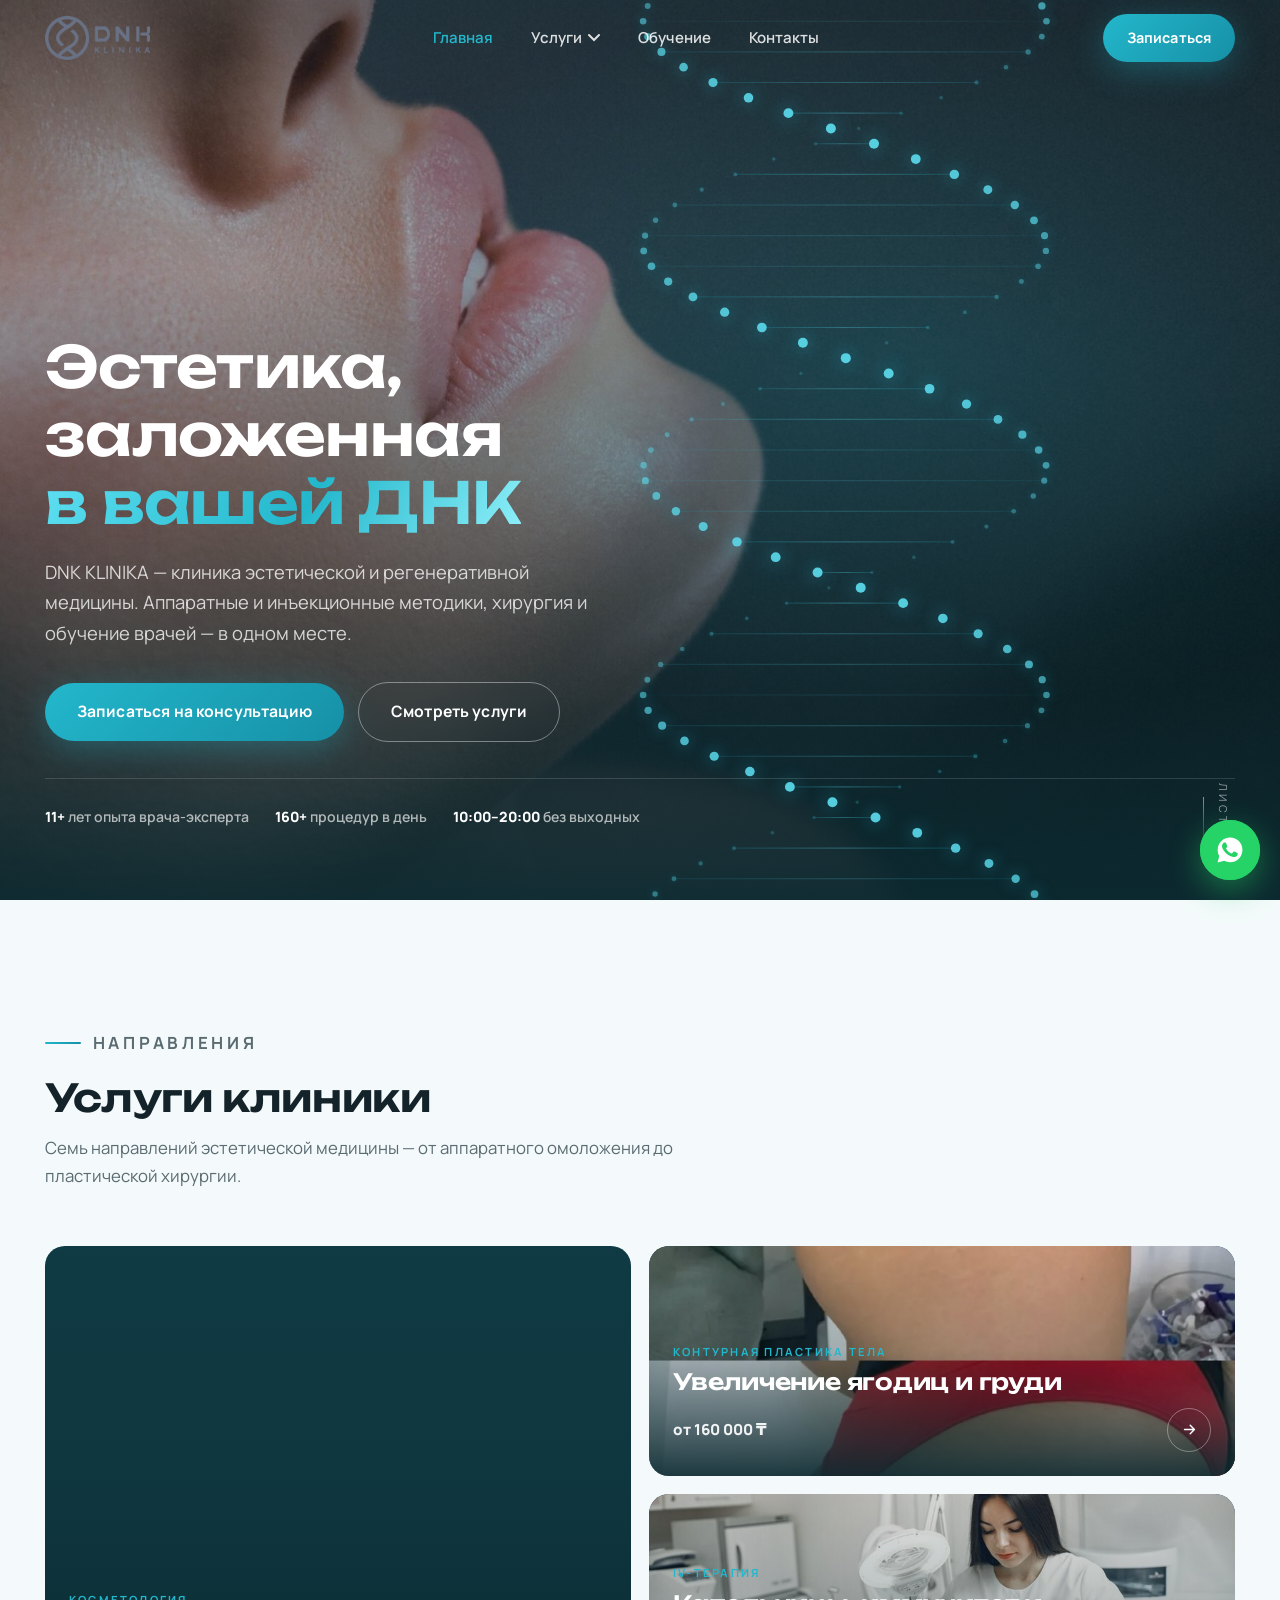
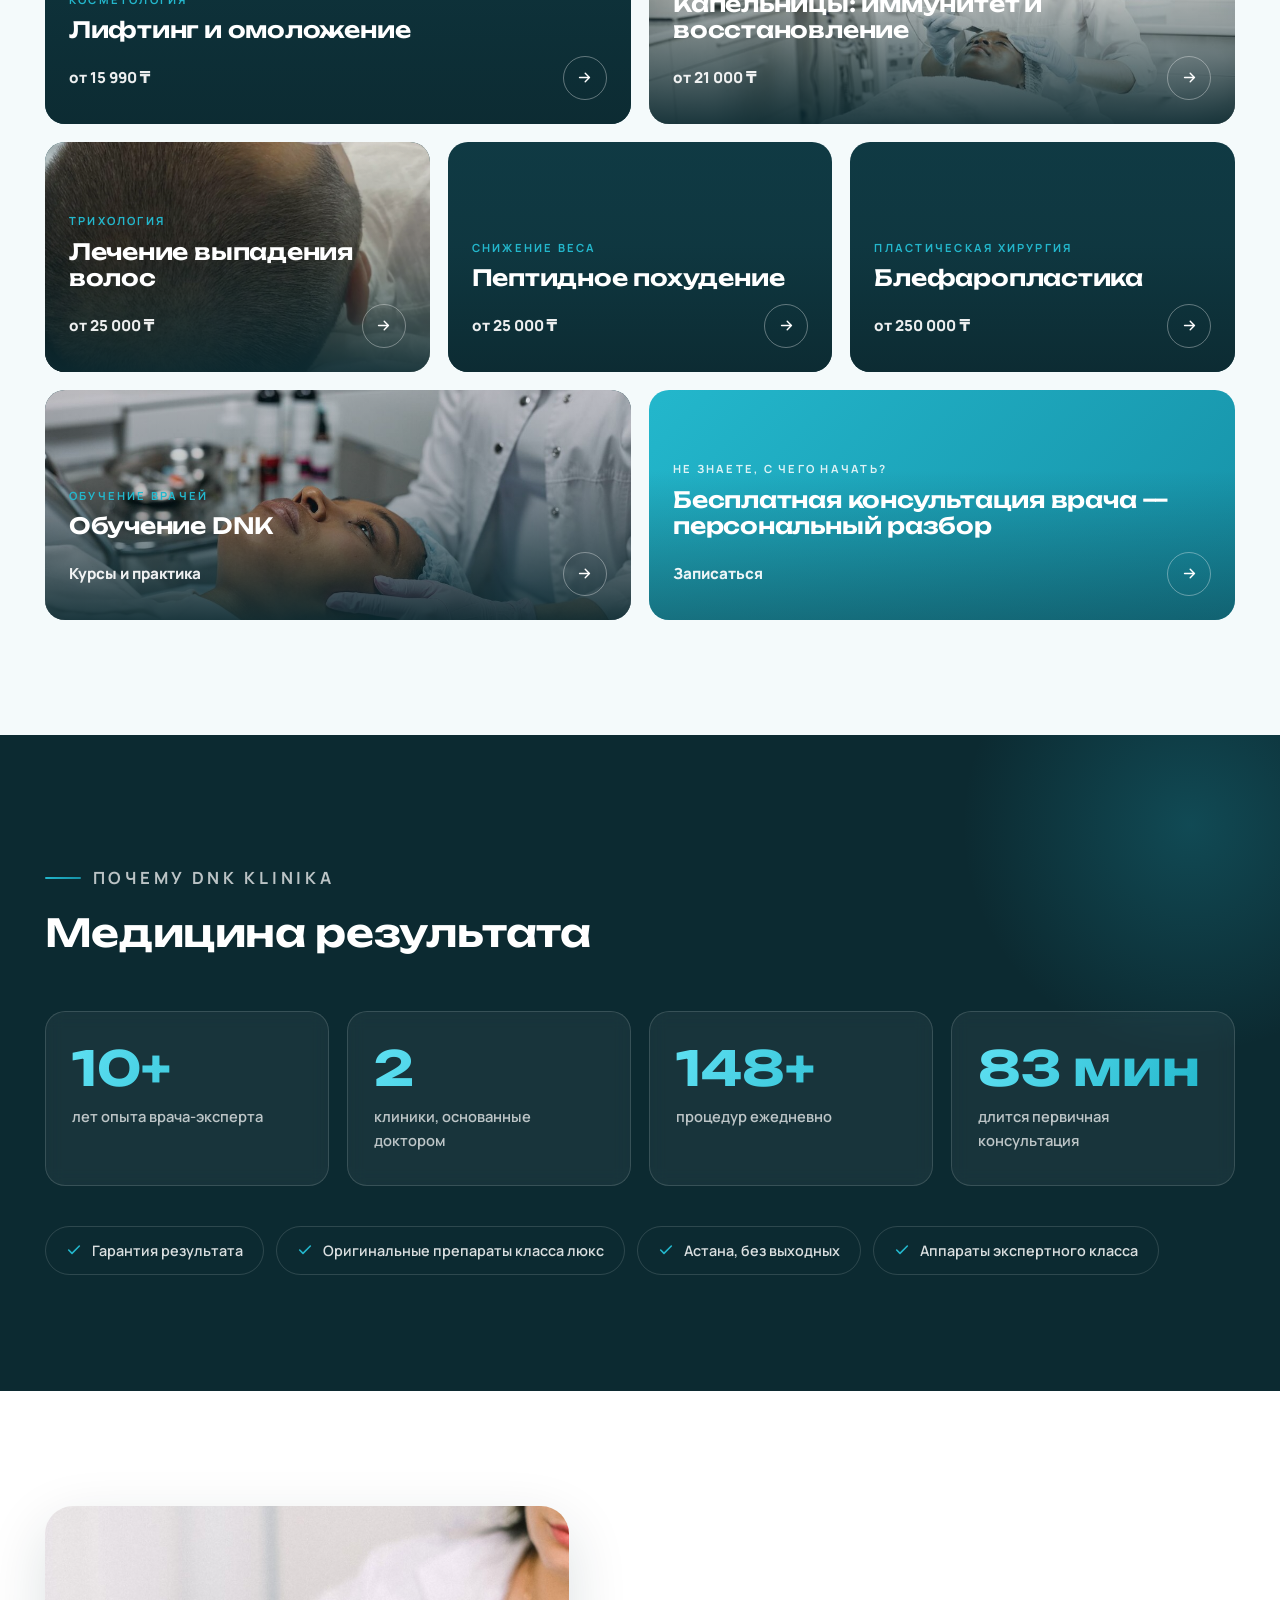
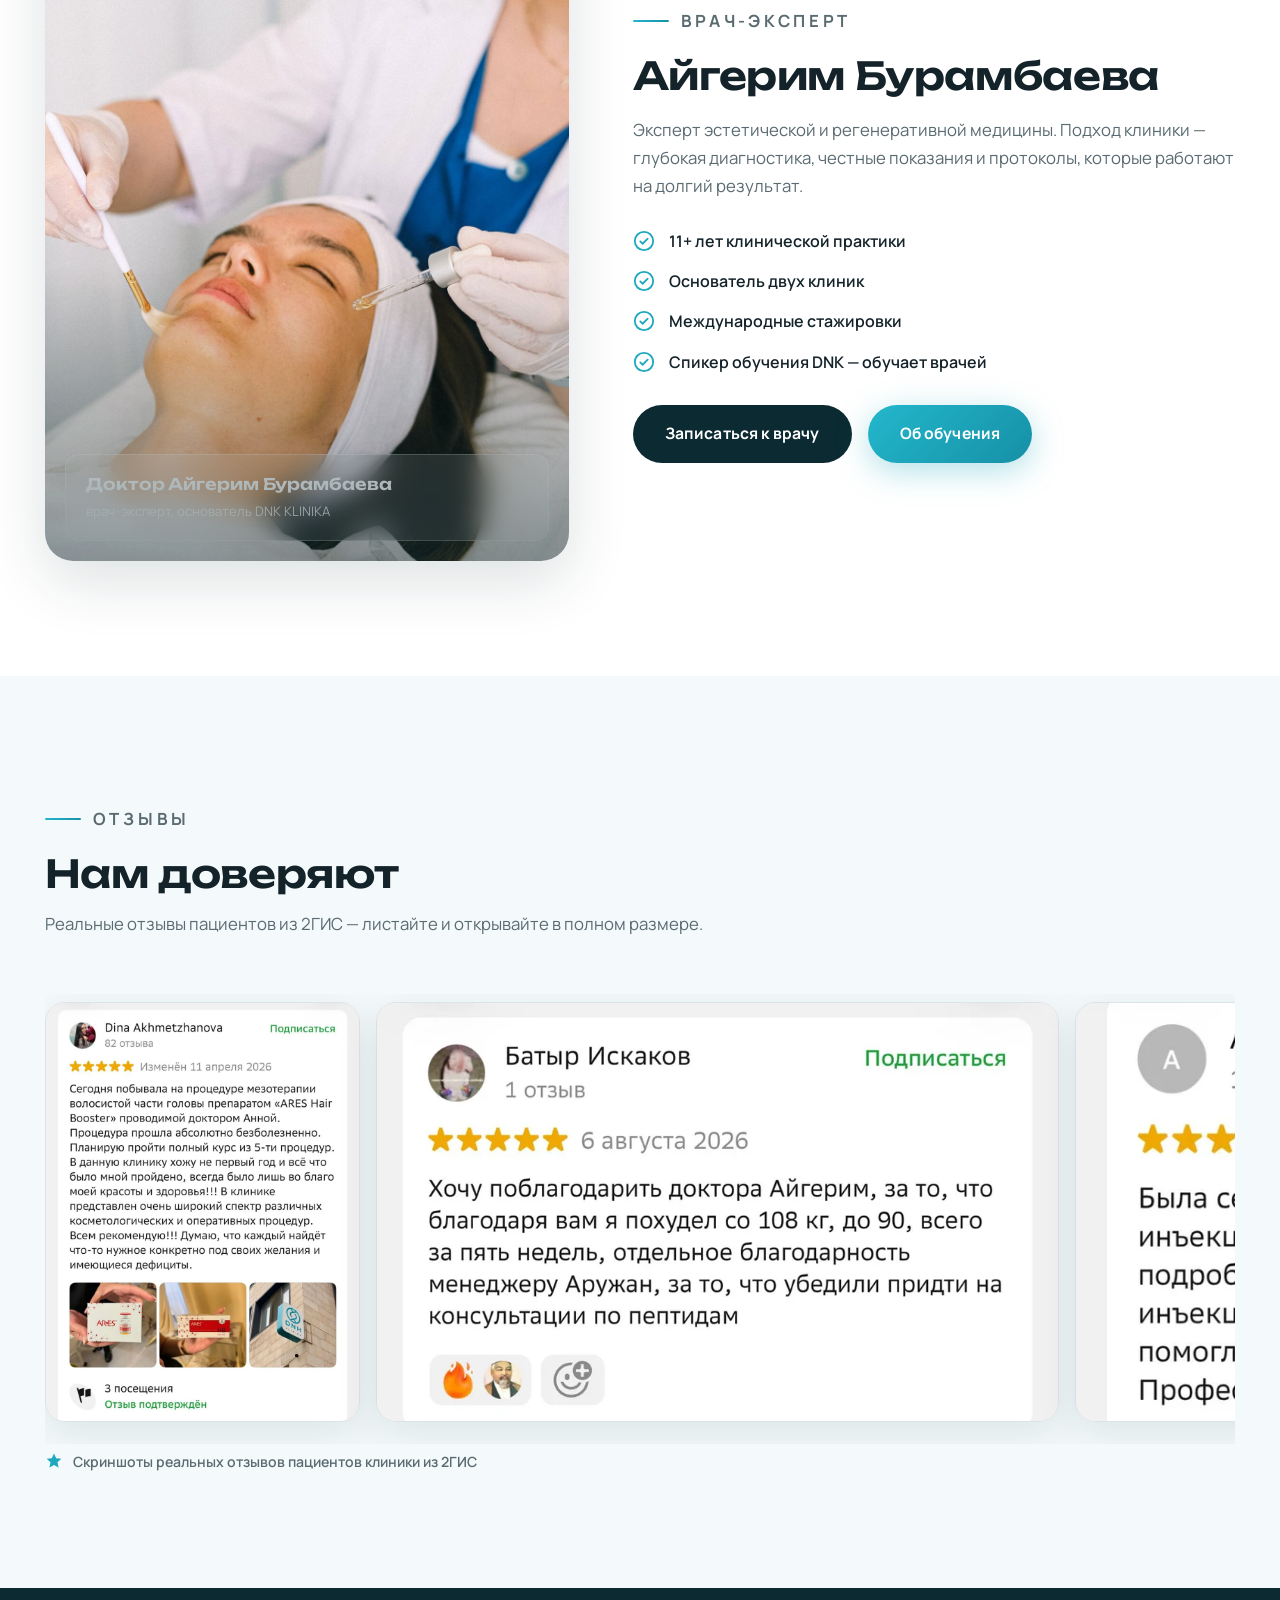
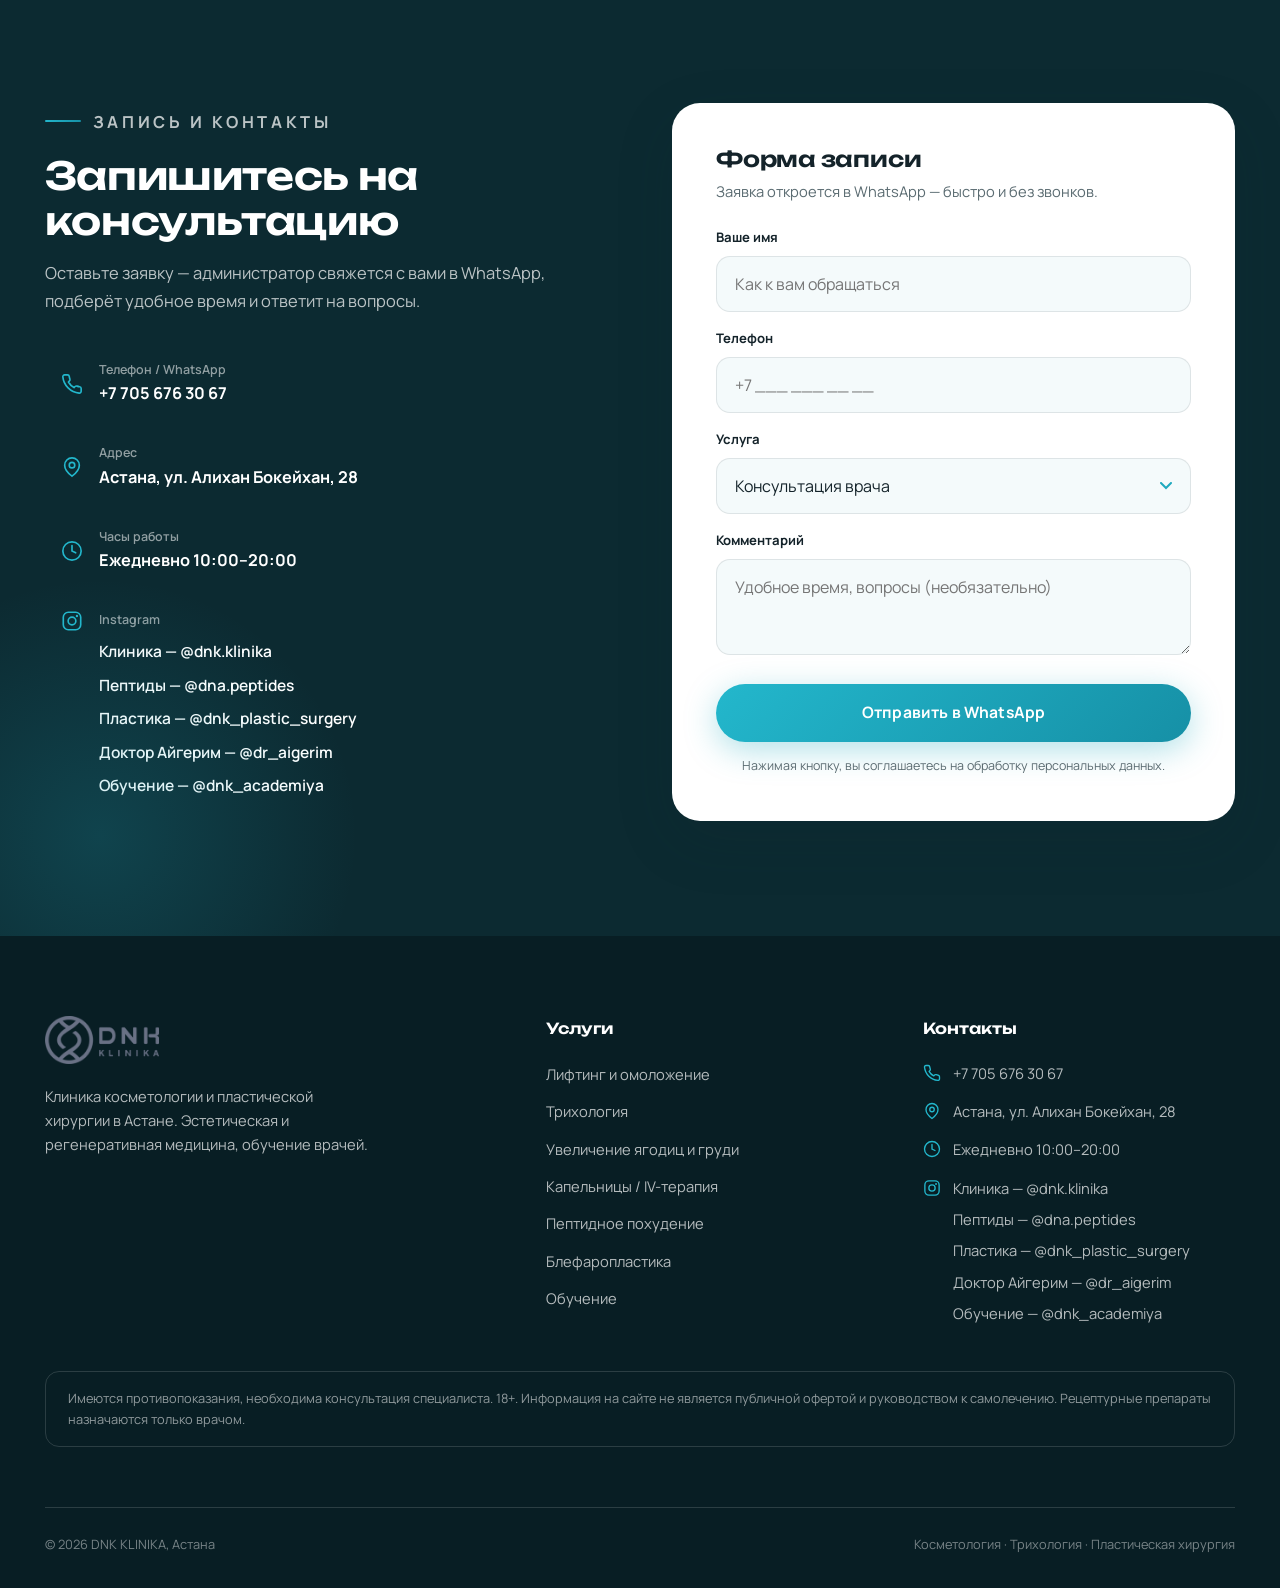
<file: index.html>
<!DOCTYPE html>
<html lang="ru">
<head>
<meta charset="UTF-8">
<meta name="viewport" content="width=device-width, initial-scale=1.0">
<title>DNK KLINIKA — косметология и пластическая хирургия в Астане</title>
<meta name="description" content="Клиника косметологии и пластической хирургии DNK KLINIKA в Астане: лифтинг и омоложение, трихология, увеличение ягодиц и груди, капельницы, пептидное похудение, блефаропластика. Врач-эксперт с опытом 11+ лет. Ежедневно 10:00–20:00.">
<link rel="canonical" href="https://dnk.dnk-klinika.kz/index.html">
<meta name="theme-color" content="#0C2A31">
<meta property="og:type" content="website">
<meta property="og:title" content="DNK KLINIKA — эстетика, заложенная в вашей ДНК">
<meta property="og:description" content="Косметология и пластическая хирургия в Астане. Врач-эксперт 11+ лет, оригинальные препараты класса люкс, более 160 процедур в день.">
<meta property="og:image" content="https://dnk.dnk-klinika.kz/assets/og-image.jpg">
<meta property="og:url" content="https://dnk.dnk-klinika.kz/index.html">
<meta property="og:locale" content="ru_RU">
<link rel="icon" type="image/svg+xml" href="assets/favicon.svg">
<link rel="preconnect" href="https://fonts.googleapis.com">
<link rel="preconnect" href="https://fonts.gstatic.com" crossorigin>
<link href="https://fonts.googleapis.com/css2?family=Manrope:wght@400;600;700;800&family=Unbounded:wght@400;500;600;700&display=swap" rel="stylesheet">
<link rel="stylesheet" href="styles.css?v=2">
  <!-- Google tag (gtag.js) -->
  <script async src="https://www.googletagmanager.com/gtag/js?id=AW-11219341786"></script>
  <script>
    window.dataLayer = window.dataLayer || [];
    function gtag(){dataLayer.push(arguments);}
    gtag('js', new Date());
    gtag('config', 'AW-11219341786');
  </script>
</head>
<body>

<!-- ШАПКА -->
<header class="header">
  <div class="container header__in">
    <a class="header__logo" href="index.html" aria-label="DNK KLINIKA — на главную">
      <img src="assets/logo.png" alt="DNK KLINIKA — логотип" width="160" height="44">
    </a>
    <nav class="nav" aria-label="Основное меню">
      <a href="index.html" class="is-active">Главная</a>
      <div class="nav__drop">
        <button class="nav__drop-btn" type="button" aria-haspopup="true">Услуги
          <svg viewBox="0 0 12 8" fill="none" aria-hidden="true"><path d="M1 1l5 5 5-5" stroke="currentColor" stroke-width="2" stroke-linecap="round"/></svg>
        </button>
        <div class="nav__menu">
          <a href="kosmetologiya.html">Косметология: лифтинг и омоложение</a>
          <a href="trihologiya.html">Трихология</a>
          <a href="uvelichenie.html">Увеличение ягодиц и груди</a>
          <a href="kapelnicy.html">Капельницы / IV-терапия</a>
          <a href="pohudenie.html">Пептидное похудение</a>
          <a href="blefaroplastika.html">Блефаропластика</a>
        </div>
      </div>
      <a href="obuchenie.html">Обучение</a>
      <a href="#kontakty">Контакты</a>
    </nav>
    <div class="header__cta">
      <a class="btn btn--primary" href="https://wa.me/77056763067?text=%D0%97%D0%B4%D1%80%D0%B0%D0%B2%D1%81%D1%82%D0%B2%D1%83%D0%B9%D1%82%D0%B5!%20%D0%A5%D0%BE%D1%87%D1%83%20%D0%B7%D0%B0%D0%BF%D0%B8%D1%81%D0%B0%D1%82%D1%8C%D1%81%D1%8F%20%D0%B2%20DNK%20KLINIKA" target="_blank" rel="noopener">Записаться</a>
    </div>
    <button class="burger" type="button" aria-label="Открыть меню" aria-expanded="false"><span></span><span></span><span></span></button>
  </div>
</header>

<!-- МОБИЛЬНОЕ МЕНЮ -->
<nav class="mnav" aria-label="Мобильное меню">
  <p class="mnav__label">DNK KLINIKA · Астана</p>
  <a href="index.html">Главная</a>
  <a href="kosmetologiya.html">Лифтинг и омоложение</a>
  <a href="trihologiya.html">Трихология</a>
  <a href="uvelichenie.html">Увеличение ягодиц и груди</a>
  <a href="kapelnicy.html">Капельницы / IV-терапия</a>
  <a href="pohudenie.html">Пептидное похудение</a>
  <a href="blefaroplastika.html">Блефаропластика</a>
  <a href="obuchenie.html">Обучение</a>
  <a href="#kontakty">Контакты</a>
  <a class="btn btn--primary" href="https://wa.me/77056763067" target="_blank" rel="noopener">Записаться в WhatsApp</a>
</nav>

<main>

<!-- DNA HERO -->
<section class="hero" id="glavnaya">
  <div class="hero__media">
    <img src="assets/hero.jpg" alt="Эстетическая медицина — совершенный профиль лица" fetchpriority="high">
  </div>
  <div class="hero__overlay"></div>
  <canvas id="dnaCanvas" aria-hidden="true"></canvas>
  <div class="container hero__in">
    <h1>Эстетика, заложенная <em>в&nbsp;вашей ДНК</em></h1>
    <p class="hero__sub">DNK KLINIKA — клиника эстетической и регенеративной медицины. Аппаратные и инъекционные методики, хирургия и обучение врачей — в одном месте.</p>
    <div class="hero__cta">
      <a class="btn btn--primary" href="#zapis">Записаться на консультацию</a>
      <a class="btn btn--ghost" href="#uslugi">Смотреть услуги</a>
    </div>
    <div class="hero__meta">
      <span><b>11+</b> лет опыта врача-эксперта</span>
      <span><b>160+</b> процедур в день</span>
      <span><b>10:00–20:00</b> без выходных</span>
    </div>
  </div>
  <span class="hero__scroll" aria-hidden="true">листайте</span>
</section>

<!-- УСЛУГИ -->
<section class="section" id="uslugi">
  <div class="container">
    <div class="sec-head rv">
      <p class="kicker">Направления</p>
      <h2>Услуги клиники</h2>
      <p>Семь направлений эстетической медицины — от аппаратного омоложения до пластической хирургии.</p>
    </div>

    <div class="svc-grid">
      <!-- Косметология (большая, видео) -->
      <a class="svc-card svc-card--lg rv" href="kosmetologiya.html">
        <div class="svc-card__media">
          <video data-bg autoplay muted loop playsinline preload="metadata" src="assets/video/bg-microrf.mp4" aria-hidden="true"></video>
        </div>
        <div class="svc-card__body">
          <span class="svc-card__tag">Косметология</span>
          <h3>Лифтинг и омоложение</h3>
          <div class="svc-card__row">
            <span class="svc-card__price">от 15 990 ₸</span>
            <span class="svc-card__arrow"><svg viewBox="0 0 24 24" fill="none" aria-hidden="true"><path d="M5 12h14m0 0l-6-6m6 6l-6 6" stroke="currentColor" stroke-width="2" stroke-linecap="round" stroke-linejoin="round"/></svg></span>
          </div>
        </div>
      </a>

      <!-- Увеличение -->
      <a class="svc-card svc-card--wide rv rv-d1" href="uvelichenie.html">
        <div class="svc-card__media">
          <img src="assets/img/uvelichenie-1.webp" alt="Увеличение ягодиц и груди филлером — результат" loading="lazy">
        </div>
        <div class="svc-card__body">
          <span class="svc-card__tag">Контурная пластика тела</span>
          <h3>Увеличение ягодиц и груди</h3>
          <div class="svc-card__row">
            <span class="svc-card__price">от 160 000 ₸</span>
            <span class="svc-card__arrow"><svg viewBox="0 0 24 24" fill="none" aria-hidden="true"><path d="M5 12h14m0 0l-6-6m6 6l-6 6" stroke="currentColor" stroke-width="2" stroke-linecap="round" stroke-linejoin="round"/></svg></span>
          </div>
        </div>
      </a>

      <!-- Капельницы -->
      <a class="svc-card svc-card--wide rv rv-d2" href="kapelnicy.html">
        <div class="svc-card__media">
          <img src="assets/services/cosm.jpg" alt="Капельницы и IV-терапия в DNK KLINIKA" loading="lazy">
        </div>
        <div class="svc-card__body">
          <span class="svc-card__tag">IV-терапия</span>
          <h3>Капельницы: иммунитет и восстановление</h3>
          <div class="svc-card__row">
            <span class="svc-card__price">от 21 000 ₸</span>
            <span class="svc-card__arrow"><svg viewBox="0 0 24 24" fill="none" aria-hidden="true"><path d="M5 12h14m0 0l-6-6m6 6l-6 6" stroke="currentColor" stroke-width="2" stroke-linecap="round" stroke-linejoin="round"/></svg></span>
          </div>
        </div>
      </a>

      <!-- Трихология -->
      <a class="svc-card rv" href="trihologiya.html">
        <div class="svc-card__media">
          <img src="assets/img/trihologiya-1.webp" alt="Трихология — восстановление густоты волос" loading="lazy">
        </div>
        <div class="svc-card__body">
          <span class="svc-card__tag">Трихология</span>
          <h3>Лечение выпадения волос</h3>
          <div class="svc-card__row">
            <span class="svc-card__price">от 25 000 ₸</span>
            <span class="svc-card__arrow"><svg viewBox="0 0 24 24" fill="none" aria-hidden="true"><path d="M5 12h14m0 0l-6-6m6 6l-6 6" stroke="currentColor" stroke-width="2" stroke-linecap="round" stroke-linejoin="round"/></svg></span>
          </div>
        </div>
      </a>

      <!-- Похудение -->
      <a class="svc-card rv rv-d1" href="pohudenie.html">
        <div class="svc-card__media">
          <video data-bg autoplay muted loop playsinline preload="metadata" src="assets/video/bg-pohudenie.mp4" aria-hidden="true"></video>
        </div>
        <div class="svc-card__body">
          <span class="svc-card__tag">Снижение веса</span>
          <h3>Пептидное похудение</h3>
          <div class="svc-card__row">
            <span class="svc-card__price">от 25 000 ₸</span>
            <span class="svc-card__arrow"><svg viewBox="0 0 24 24" fill="none" aria-hidden="true"><path d="M5 12h14m0 0l-6-6m6 6l-6 6" stroke="currentColor" stroke-width="2" stroke-linecap="round" stroke-linejoin="round"/></svg></span>
          </div>
        </div>
      </a>

      <!-- Блефаропластика -->
      <a class="svc-card rv rv-d2" href="blefaroplastika.html">
        <div class="svc-card__media">
          <video data-bg autoplay muted loop playsinline preload="metadata" src="assets/video/bg-blefaro.mp4" aria-hidden="true"></video>
        </div>
        <div class="svc-card__body">
          <span class="svc-card__tag">Пластическая хирургия</span>
          <h3>Блефаропластика</h3>
          <div class="svc-card__row">
            <span class="svc-card__price">от 250 000 ₸</span>
            <span class="svc-card__arrow"><svg viewBox="0 0 24 24" fill="none" aria-hidden="true"><path d="M5 12h14m0 0l-6-6m6 6l-6 6" stroke="currentColor" stroke-width="2" stroke-linecap="round" stroke-linejoin="round"/></svg></span>
          </div>
        </div>
      </a>

      <!-- Обучение -->
      <a class="svc-card svc-card--wide rv" href="obuchenie.html">
        <div class="svc-card__media">
          <img src="assets/about.jpg" alt="Обучение врачей в DNK — косметология и пептидная терапия" loading="lazy">
        </div>
        <div class="svc-card__body">
          <span class="svc-card__tag">Обучение врачей</span>
          <h3>Обучение DNK</h3>
          <div class="svc-card__row">
            <span class="svc-card__price">Курсы и практика</span>
            <span class="svc-card__arrow"><svg viewBox="0 0 24 24" fill="none" aria-hidden="true"><path d="M5 12h14m0 0l-6-6m6 6l-6 6" stroke="currentColor" stroke-width="2" stroke-linecap="round" stroke-linejoin="round"/></svg></span>
          </div>
        </div>
      </a>

      <!-- CTA-карточка -->
      <a class="svc-card svc-card--wide svc-card--teal rv rv-d1" href="#zapis">
        <div class="svc-card__body">
          <span class="svc-card__tag">Не знаете, с чего начать?</span>
          <h3>Бесплатная консультация врача — персональный разбор</h3>
          <div class="svc-card__row">
            <span class="svc-card__price">Записаться</span>
            <span class="svc-card__arrow"><svg viewBox="0 0 24 24" fill="none" aria-hidden="true"><path d="M5 12h14m0 0l-6-6m6 6l-6 6" stroke="currentColor" stroke-width="2" stroke-linecap="round" stroke-linejoin="round"/></svg></span>
          </div>
        </div>
      </a>
    </div>
  </div>
</section>

<!-- ДОВЕРИЕ / СЧЁТЧИКИ -->
<section class="section section--dark trust" id="preimushchestva">
  <div class="container">
    <div class="sec-head rv">
      <p class="kicker">Почему DNK KLINIKA</p>
      <h2>Медицина результата</h2>
    </div>
    <div class="stats">
      <div class="stat rv"><div class="stat__num" data-count="11" data-suffix="+">0</div><div class="stat__label">лет опыта врача-эксперта</div></div>
      <div class="stat rv rv-d1"><div class="stat__num" data-count="2">0</div><div class="stat__label">клиники, основанные доктором</div></div>
      <div class="stat rv rv-d2"><div class="stat__num" data-count="160" data-suffix="+">0</div><div class="stat__label">процедур ежедневно</div></div>
      <div class="stat rv rv-d3"><div class="stat__num" data-count="90" data-suffix=" мин">0</div><div class="stat__label">длится первичная консультация</div></div>
    </div>
    <div class="trust__points rv">
      <span class="trust__point"><svg viewBox="0 0 24 24" fill="none" aria-hidden="true"><path d="M20 6L9 17l-5-5" stroke="currentColor" stroke-width="2.4" stroke-linecap="round" stroke-linejoin="round"/></svg>Гарантия результата</span>
      <span class="trust__point"><svg viewBox="0 0 24 24" fill="none" aria-hidden="true"><path d="M20 6L9 17l-5-5" stroke="currentColor" stroke-width="2.4" stroke-linecap="round" stroke-linejoin="round"/></svg>Оригинальные препараты класса люкс</span>
      <span class="trust__point"><svg viewBox="0 0 24 24" fill="none" aria-hidden="true"><path d="M20 6L9 17l-5-5" stroke="currentColor" stroke-width="2.4" stroke-linecap="round" stroke-linejoin="round"/></svg>Астана, без выходных</span>
      <span class="trust__point"><svg viewBox="0 0 24 24" fill="none" aria-hidden="true"><path d="M20 6L9 17l-5-5" stroke="currentColor" stroke-width="2.4" stroke-linecap="round" stroke-linejoin="round"/></svg>Аппараты экспертного класса</span>
    </div>
  </div>
</section>

<!-- ВРАЧ -->
<section class="section section--white" id="vrach">
  <div class="container doctor">
    <div class="doctor__photo rv">
      <img src="assets/gallery.jpg" alt="Эстетическая процедура в DNK KLINIKA" loading="lazy">
      <div class="doctor__badge">
        <b>Доктор Айгерим Бурамбаева</b>
        <span>врач-эксперт, основатель DNK KLINIKA</span>
      </div>
    </div>
    <div class="doctor__body rv rv-d1">
      <p class="kicker">Врач-эксперт</p>
      <h2>Айгерим Бурамбаева</h2>
      <p>Эксперт эстетической и регенеративной медицины. Подход клиники — глубокая диагностика, честные показания и протоколы, которые работают на долгий результат.</p>
      <ul class="doctor__list">
        <li><svg viewBox="0 0 24 24" fill="none" aria-hidden="true"><circle cx="12" cy="12" r="10" stroke="currentColor" stroke-width="2"/><path d="M8 12.5l2.5 2.5L16 9.5" stroke="currentColor" stroke-width="2" stroke-linecap="round" stroke-linejoin="round"/></svg>11+ лет клинической практики</li>
        <li><svg viewBox="0 0 24 24" fill="none" aria-hidden="true"><circle cx="12" cy="12" r="10" stroke="currentColor" stroke-width="2"/><path d="M8 12.5l2.5 2.5L16 9.5" stroke="currentColor" stroke-width="2" stroke-linecap="round" stroke-linejoin="round"/></svg>Основатель двух клиник</li>
        <li><svg viewBox="0 0 24 24" fill="none" aria-hidden="true"><circle cx="12" cy="12" r="10" stroke="currentColor" stroke-width="2"/><path d="M8 12.5l2.5 2.5L16 9.5" stroke="currentColor" stroke-width="2" stroke-linecap="round" stroke-linejoin="round"/></svg>Международные стажировки</li>
        <li><svg viewBox="0 0 24 24" fill="none" aria-hidden="true"><circle cx="12" cy="12" r="10" stroke="currentColor" stroke-width="2"/><path d="M8 12.5l2.5 2.5L16 9.5" stroke="currentColor" stroke-width="2" stroke-linecap="round" stroke-linejoin="round"/></svg>Спикер обучения DNK — обучает врачей</li>
      </ul>
      <div class="proc__cta">
        <a class="btn btn--dark" href="#zapis">Записаться к врачу</a>
        <a class="btn btn--primary" href="obuchenie.html">Об обучения</a>
      </div>
    </div>
  </div>
</section>

<!-- ОТЗЫВЫ -->
<section class="section" id="otzyvy">
  <div class="container">
    <div class="sec-head rv">
      <p class="kicker">Отзывы</p>
      <h2>Нам доверяют</h2>
      <p>Реальные отзывы пациентов из 2ГИС — листайте и открывайте в полном размере.</p>
    </div>
    <div class="reviews-rail rv">
      <figure class="review-shot"><img src="assets/reviews/r-01.webp" alt="Отзыв пациента DNK KLINIKA — трихология" loading="lazy"></figure>
      <figure class="review-shot"><img src="assets/reviews/r-04.webp" alt="Отзыв пациента DNK KLINIKA — похудение, минус 18 кг за 5 недель" loading="lazy"></figure>
      <figure class="review-shot"><img src="assets/reviews/r-08.webp" alt="Отзыв пациента DNK KLINIKA — косметология" loading="lazy"></figure>
      <figure class="review-shot"><img src="assets/reviews/r-10.webp" alt="Отзыв пациента DNK KLINIKA — нитевой лифтинг" loading="lazy"></figure>
      <figure class="review-shot"><img src="assets/reviews/r-13.webp" alt="Отзыв пациента DNK KLINIKA — блефаропластика" loading="lazy"></figure>
      <figure class="review-shot"><img src="assets/reviews/r-02.webp" alt="Отзыв пациента DNK KLINIKA — увеличение ягодиц" loading="lazy"></figure>
      <figure class="review-shot"><img src="assets/reviews/r-07.webp" alt="Отзыв пациента DNK KLINIKA — ПДРН ДНК лосося" loading="lazy"></figure>
      <figure class="review-shot"><img src="assets/reviews/r-05.webp" alt="Отзыв пациента DNK KLINIKA — пептидное похудение" loading="lazy"></figure>
      <figure class="review-shot"><img src="assets/reviews/r-11.webp" alt="Отзыв пациента DNK KLINIKA — омоложение" loading="lazy"></figure>
      <figure class="review-shot"><img src="assets/reviews/r-15.webp" alt="Отзыв пациента DNK KLINIKA — пластическая хирургия" loading="lazy"></figure>
    </div>
    <p class="reviews-note"><svg viewBox="0 0 24 24" fill="none" aria-hidden="true"><path d="M12 2l2.9 6.3 6.9.8-5.1 4.7 1.4 6.8L12 17.2 5.9 20.6l1.4-6.8L2.2 9.1l6.9-.8L12 2z" fill="currentColor"/></svg>Скриншоты реальных отзывов пациентов клиники из 2ГИС</p>
  </div>
</section>

<!-- ЗАПИСЬ / КОНТАКТЫ -->
<section class="section section--dark booking" id="zapis">
  <div class="container booking__grid">
    <div class="booking__info rv" id="kontakty">
      <p class="kicker">Запись и контакты</p>
      <h2>Запишитесь на консультацию</h2>
      <p>Оставьте заявку — администратор свяжется с вами в WhatsApp, подберёт удобное время и ответит на вопросы.</p>
      <ul class="contact-list">
        <li><a href="tel:+77056763067"><svg viewBox="0 0 24 24" fill="none" aria-hidden="true"><path d="M22 16.9v3a2 2 0 01-2.2 2A19.8 19.8 0 012 4.2 2 2 0 014 2h3a2 2 0 012 1.7c.13.96.36 1.9.7 2.8a2 2 0 01-.45 2.1L8.1 9.8a16 16 0 006.1 6.1l1.2-1.15a2 2 0 012.1-.45c.9.34 1.84.57 2.8.7A2 2 0 0122 16.9z" stroke="currentColor" stroke-width="1.8" stroke-linecap="round" stroke-linejoin="round"/></svg><span><small>Телефон / WhatsApp</small><b>+7 705 676 30 67</b></span></a></li>
        <li><a href="https://2gis.kz/astana/search/%D0%90%D0%BB%D0%B8%D1%85%D0%B0%D0%BD%20%D0%91%D0%BE%D0%BA%D0%B5%D0%B9%D1%85%D0%B0%D0%BD%2028" target="_blank" rel="noopener"><svg viewBox="0 0 24 24" fill="none" aria-hidden="true"><path d="M20 10c0 6-8 12-8 12S4 16 4 10a8 8 0 1116 0z" stroke="currentColor" stroke-width="1.8"/><circle cx="12" cy="10" r="3" stroke="currentColor" stroke-width="1.8"/></svg><span><small>Адрес</small><b>Астана, ул. Алихан Бокейхан, 28</b></span></a></li>
        <li><span><svg viewBox="0 0 24 24" fill="none" aria-hidden="true"><circle cx="12" cy="12" r="10" stroke="currentColor" stroke-width="1.8"/><path d="M12 6v6l4 2" stroke="currentColor" stroke-width="1.8" stroke-linecap="round"/></svg><span><small>Часы работы</small><b>Ежедневно 10:00–20:00</b></span></span></li>
        <li><span class="contact-igs"><svg viewBox="0 0 24 24" fill="none" aria-hidden="true"><rect x="2.5" y="2.5" width="19" height="19" rx="5.5" stroke="currentColor" stroke-width="1.8"/><circle cx="12" cy="12" r="4.2" stroke="currentColor" stroke-width="1.8"/><circle cx="17.4" cy="6.6" r="1.3" fill="currentColor"/></svg><span><small>Instagram</small><a data-ig href="https://www.instagram.com/dnk.klinika" target="_blank" rel="noopener">Клиника — @dnk.klinika</a><a data-ig href="https://www.instagram.com/dna.peptides/" target="_blank" rel="noopener">Пептиды — @dna.peptides</a><a data-ig href="https://www.instagram.com/dnk_plastic_surgery/" target="_blank" rel="noopener">Пластика — @dnk_plastic_surgery</a><a data-ig href="https://www.instagram.com/dr_aigerim" target="_blank" rel="noopener">Доктор Айгерим — @dr_aigerim</a><a data-ig href="https://instagram.com/dnk_academiya" target="_blank" rel="noopener">Обучение — @dnk_academiya</a></span></span></li>
      </ul>
    </div>
    <div class="form-card rv rv-d1">
      <h3>Форма записи</h3>
      <p>Заявка откроется в WhatsApp — быстро и без звонков.</p>
      <form data-booking novalidate>
        <div class="field">
          <label for="f-name">Ваше имя</label>
          <input id="f-name" name="name" type="text" placeholder="Как к вам обращаться" required>
        </div>
        <div class="field">
          <label for="f-phone">Телефон</label>
          <input id="f-phone" name="phone" type="tel" placeholder="+7 ___ ___ __ __" required>
        </div>
        <div class="field">
          <label for="f-service">Услуга</label>
          <select id="f-service" name="service">
            <option value="Консультация" selected>Консультация врача</option>
            <option value="Нитевой лифтинг">Нитевой лифтинг лица</option>
            <option value="Полимолочная кислота">Полимолочная кислота</option>
            <option value="ПДРН — ДНК лосося">ПДРН — ДНК лосося</option>
            <option value="Микроигольчатый РФ Endymed">Микроигольчатый РФ Endymed</option>
            <option value="Трихология">Трихология — лечение волос</option>
            <option value="Увеличение ягодиц и груди">Увеличение ягодиц и груди</option>
            <option value="Капельницы / IV-терапия">Капельницы / IV-терапия</option>
            <option value="Пептидное похудение">Пептидное похудение</option>
            <option value="Блефаропластика">Блефаропластика</option>
            <option value="Обучение">Обучение</option>
          </select>
        </div>
        <div class="field">
          <label for="f-comment">Комментарий</label>
          <textarea id="f-comment" name="comment" placeholder="Удобное время, вопросы (необязательно)"></textarea>
        </div>
        <button class="btn btn--primary" type="submit">Отправить в WhatsApp</button>
        <p class="form-note">Нажимая кнопку, вы соглашаетесь на обработку персональных данных.</p>
      </form>
      <div class="form-success">
        <svg viewBox="0 0 24 24" fill="none" aria-hidden="true"><circle cx="12" cy="12" r="10" stroke="currentColor" stroke-width="2"/><path d="M8 12.5l2.5 2.5L16 9.5" stroke="currentColor" stroke-width="2" stroke-linecap="round" stroke-linejoin="round"/></svg>
        <b>Спасибо! Заявка сформирована</b>
        <p>Мы открыли WhatsApp с вашим сообщением — отправьте его, и администратор ответит в ближайшее время.</p>
      </div>
    </div>
  </div>
</section>

</main>

<!-- ФУТЕР -->
<footer class="footer">
  <div class="container">
    <div class="footer__grid">
      <div>
        <a class="footer__logo" href="index.html"><img src="assets/logo.png" alt="DNK KLINIKA" loading="lazy"></a>
        <p class="footer__about">Клиника косметологии и пластической хирургии в Астане. Эстетическая и регенеративная медицина, обучение врачей.</p>
      </div>
      <div class="footer__col">
        <h4>Услуги</h4>
        <ul>
          <li><a href="kosmetologiya.html">Лифтинг и омоложение</a></li>
          <li><a href="trihologiya.html">Трихология</a></li>
          <li><a href="uvelichenie.html">Увеличение ягодиц и груди</a></li>
          <li><a href="kapelnicy.html">Капельницы / IV-терапия</a></li>
          <li><a href="pohudenie.html">Пептидное похудение</a></li>
          <li><a href="blefaroplastika.html">Блефаропластика</a></li>
          <li><a href="obuchenie.html">Обучение</a></li>
        </ul>
      </div>
      <div>
        <h4>Контакты</h4>
        <ul class="footer__contacts">
          <li><svg viewBox="0 0 24 24" fill="none" aria-hidden="true"><path d="M22 16.9v3a2 2 0 01-2.2 2A19.8 19.8 0 012 4.2 2 2 0 014 2h3a2 2 0 012 1.7c.13.96.36 1.9.7 2.8a2 2 0 01-.45 2.1L8.1 9.8a16 16 0 006.1 6.1l1.2-1.15a2 2 0 012.1-.45c.9.34 1.84.57 2.8.7A2 2 0 0122 16.9z" stroke="currentColor" stroke-width="1.8" stroke-linecap="round" stroke-linejoin="round"/></svg><a href="tel:+77056763067">+7 705 676 30 67</a></li>
          <li><svg viewBox="0 0 24 24" fill="none" aria-hidden="true"><path d="M20 10c0 6-8 12-8 12S4 16 4 10a8 8 0 1116 0z" stroke="currentColor" stroke-width="1.8"/><circle cx="12" cy="10" r="3" stroke="currentColor" stroke-width="1.8"/></svg><span>Астана, ул. Алихан Бокейхан, 28</span></li>
          <li><svg viewBox="0 0 24 24" fill="none" aria-hidden="true"><circle cx="12" cy="12" r="10" stroke="currentColor" stroke-width="1.8"/><path d="M12 6v6l4 2" stroke="currentColor" stroke-width="1.8" stroke-linecap="round"/></svg><span>Ежедневно 10:00–20:00</span></li>
          <li class="footer__ig"><svg viewBox="0 0 24 24" fill="none" aria-hidden="true"><rect x="2.5" y="2.5" width="19" height="19" rx="5.5" stroke="currentColor" stroke-width="1.8"/><circle cx="12" cy="12" r="4.2" stroke="currentColor" stroke-width="1.8"/><circle cx="17.4" cy="6.6" r="1.3" fill="currentColor"/></svg><span class="footer__ig-list"><a data-ig href="https://www.instagram.com/dnk.klinika" target="_blank" rel="noopener">Клиника — @dnk.klinika</a><a data-ig href="https://www.instagram.com/dna.peptides/" target="_blank" rel="noopener">Пептиды — @dna.peptides</a><a data-ig href="https://www.instagram.com/dnk_plastic_surgery/" target="_blank" rel="noopener">Пластика — @dnk_plastic_surgery</a><a data-ig href="https://www.instagram.com/dr_aigerim" target="_blank" rel="noopener">Доктор Айгерим — @dr_aigerim</a><a data-ig href="https://instagram.com/dnk_academiya" target="_blank" rel="noopener">Обучение — @dnk_academiya</a></span></li>
        </ul>
      </div>
    </div>
    <p class="footer__disclaimer">Имеются противопоказания, необходима консультация специалиста. 18+. Информация на сайте не является публичной офертой и руководством к самолечению. Рецептурные препараты назначаются только врачом.</p>
    <div class="footer__bottom">
      <span>© 2026 DNK KLINIKA, Астана</span>
      <span>Косметология · Трихология · Пластическая хирургия</span>
    </div>
  </div>
</footer>

<!-- ПЛАВАЮЩАЯ WHATSAPP -->
<a class="wa-float" href="https://wa.me/77056763067" target="_blank" rel="noopener" aria-label="Написать в WhatsApp">
  <svg viewBox="0 0 24 24" fill="currentColor" aria-hidden="true"><path d="M12.04 2c-5.46 0-9.9 4.44-9.9 9.9 0 1.75.46 3.45 1.32 4.95L2.05 22l5.3-1.39a9.87 9.87 0 004.69 1.19h.01c5.46 0 9.9-4.44 9.9-9.9 0-2.65-1.03-5.14-2.9-7.01A9.82 9.82 0 0012.04 2zm5.83 14.12c-.25.7-1.44 1.33-2 1.42-.53.08-1.2.11-1.94-.12-.45-.14-1.02-.33-1.76-.65-3.1-1.34-5.12-4.46-5.28-4.67-.15-.2-1.26-1.67-1.26-3.19 0-1.52.8-2.27 1.08-2.58.28-.31.62-.39.82-.39l.6.01c.19.01.44-.07.7.53.25.62.87 2.14.95 2.3.08.15.13.34.02.55-.1.2-.15.33-.31.51-.15.18-.32.4-.46.54-.15.15-.31.32-.13.63.18.31.8 1.32 1.72 2.14 1.18 1.05 2.18 1.38 2.49 1.53.31.15.49.13.67-.08.18-.2.77-.9.98-1.21.2-.31.41-.26.69-.15.28.1 1.79.84 2.1.99.31.16.51.23.59.36.07.13.07.72-.18 1.43z"/></svg>
</a>

<!-- ЛАЙТБОКС -->
<div class="lightbox" role="dialog" aria-label="Просмотр отзыва">
  <button class="lightbox__close" type="button" aria-label="Закрыть">×</button>
  <img alt="" src="[data-uri]">
</div>

<script src="script.js?v=1"></script>
</body>
</html>
</file>
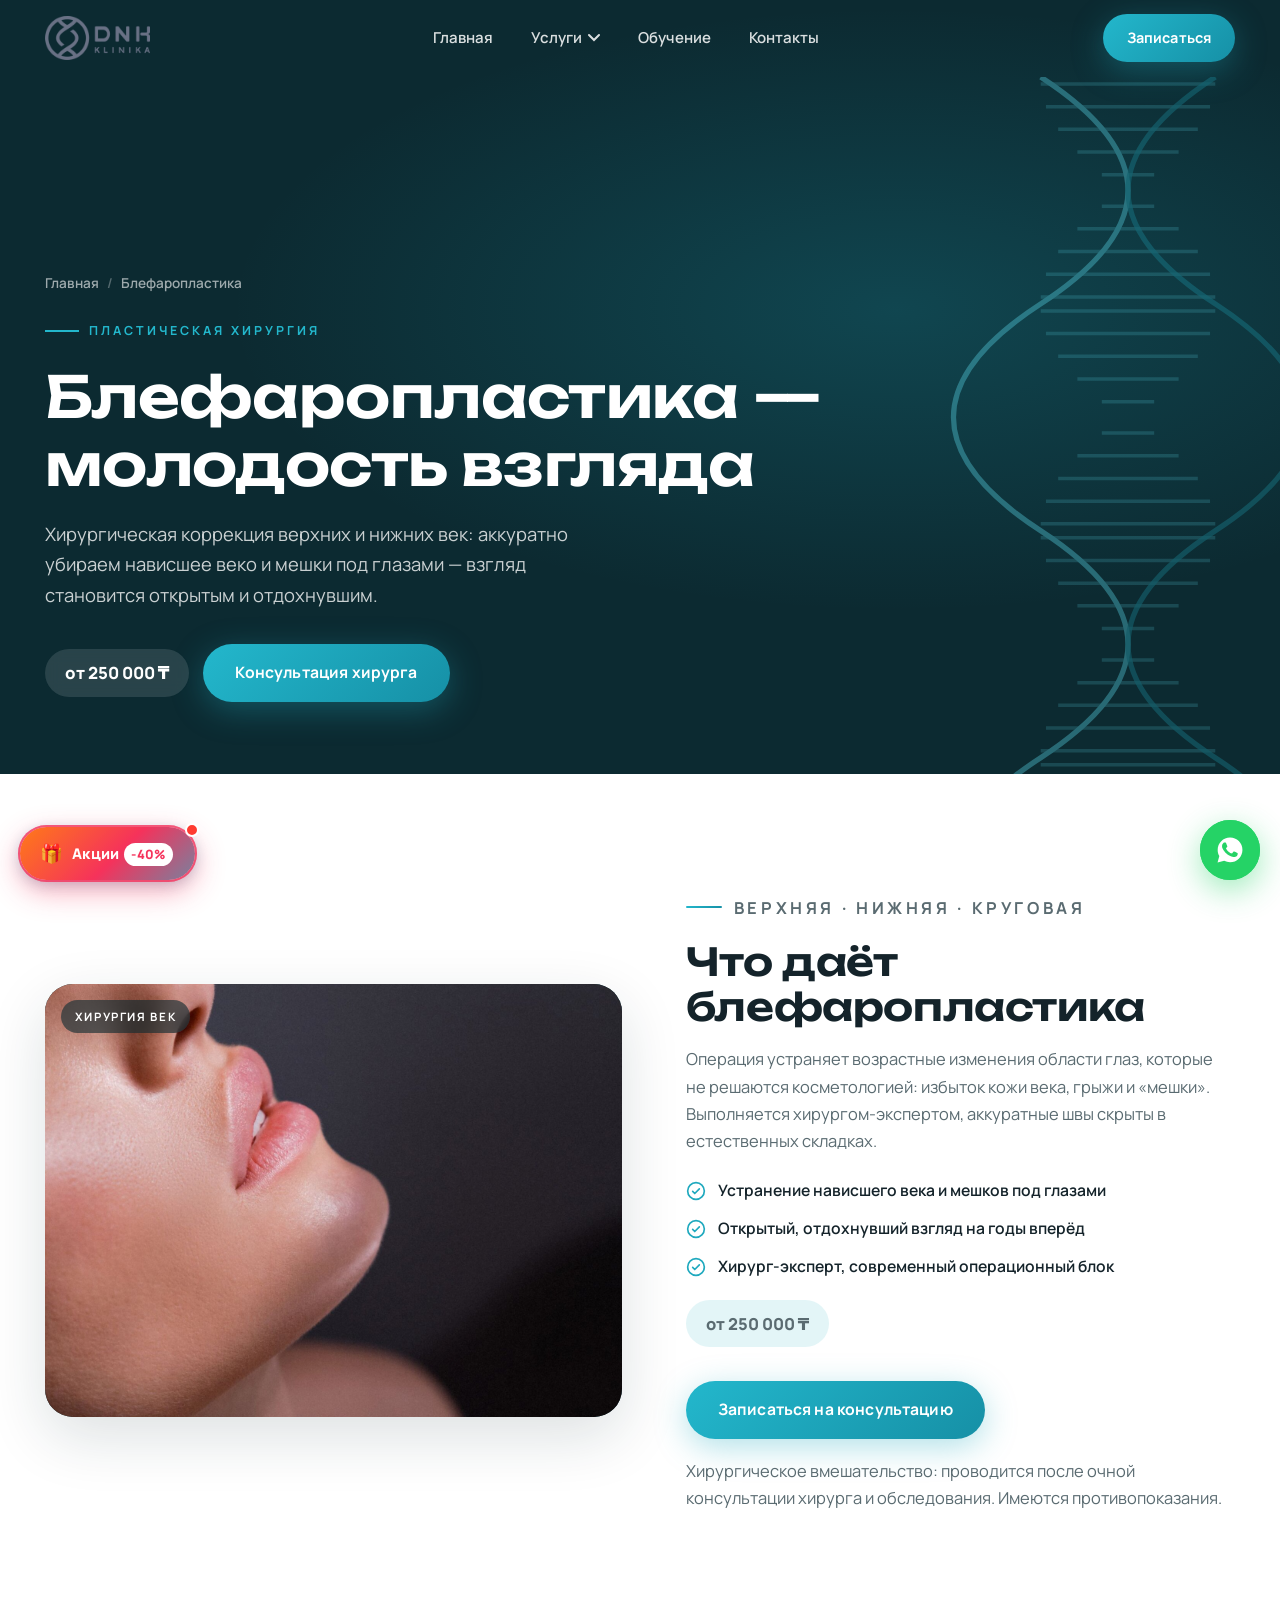
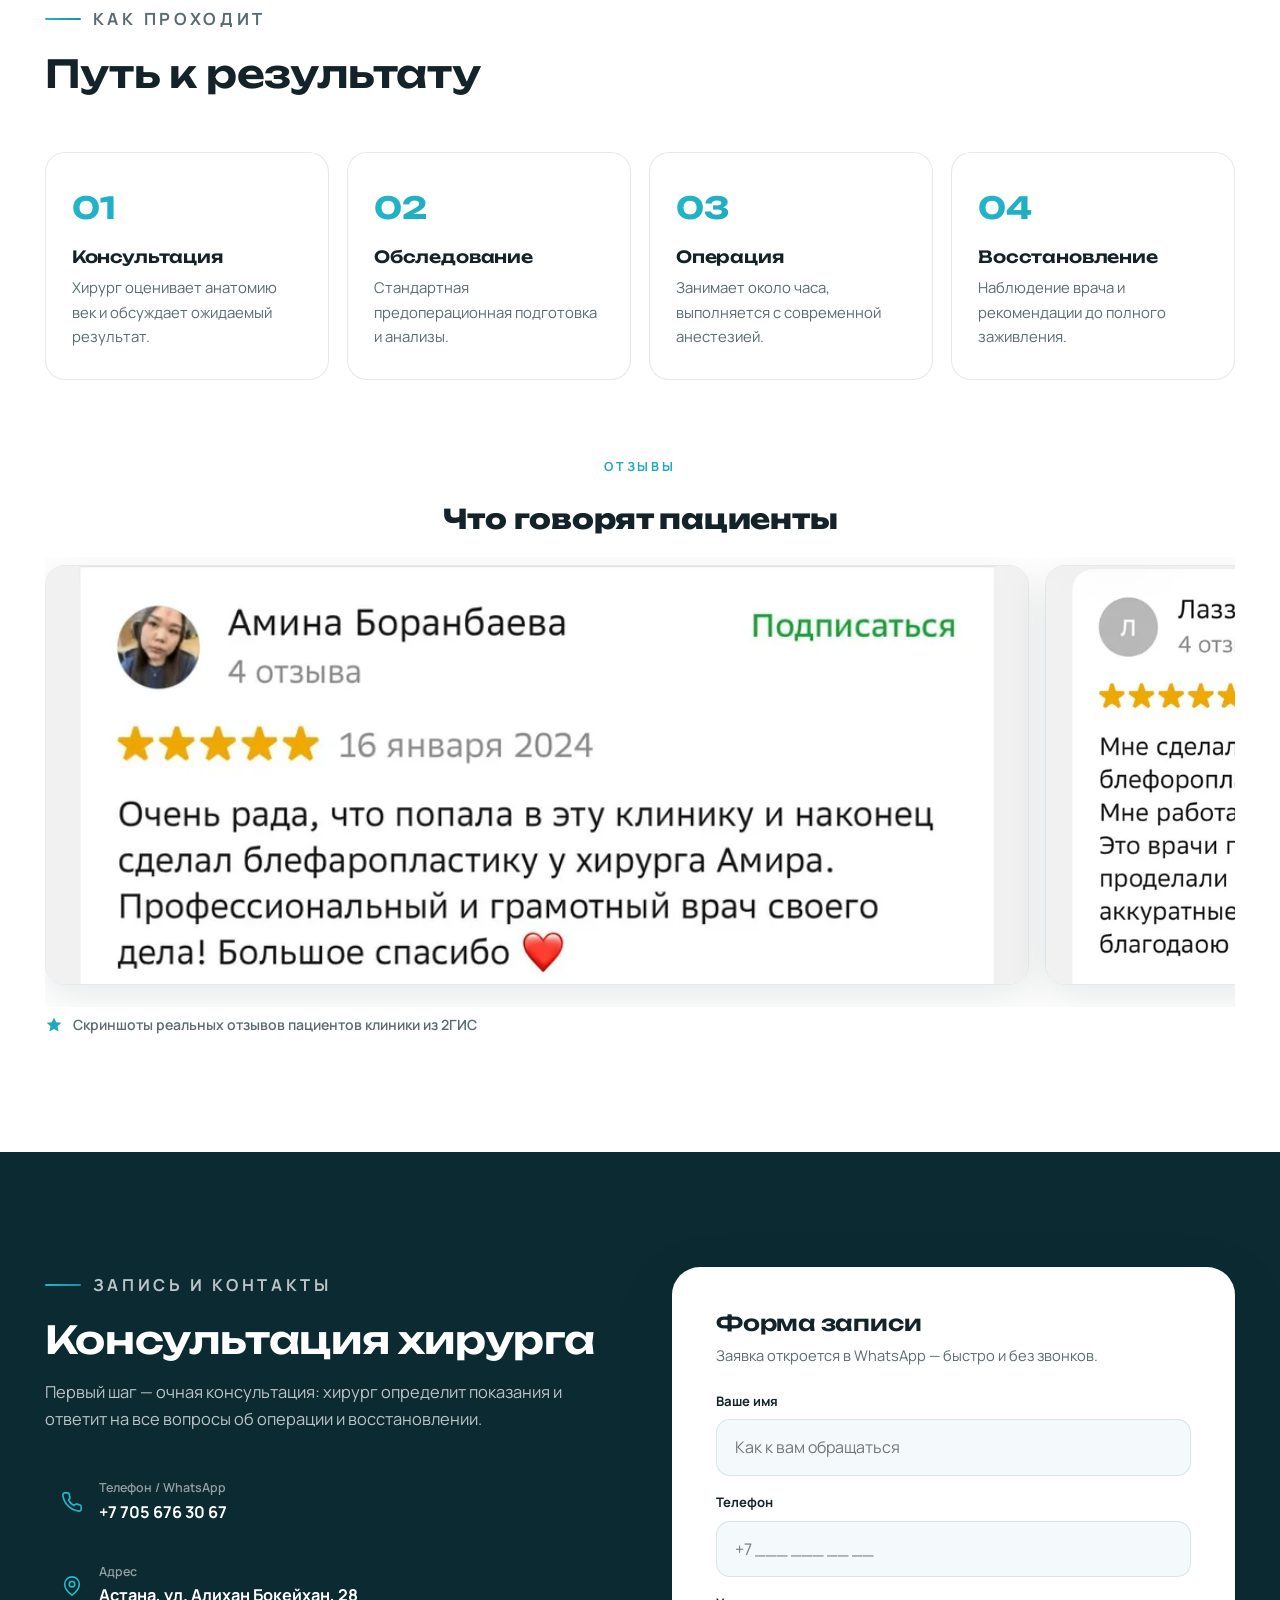
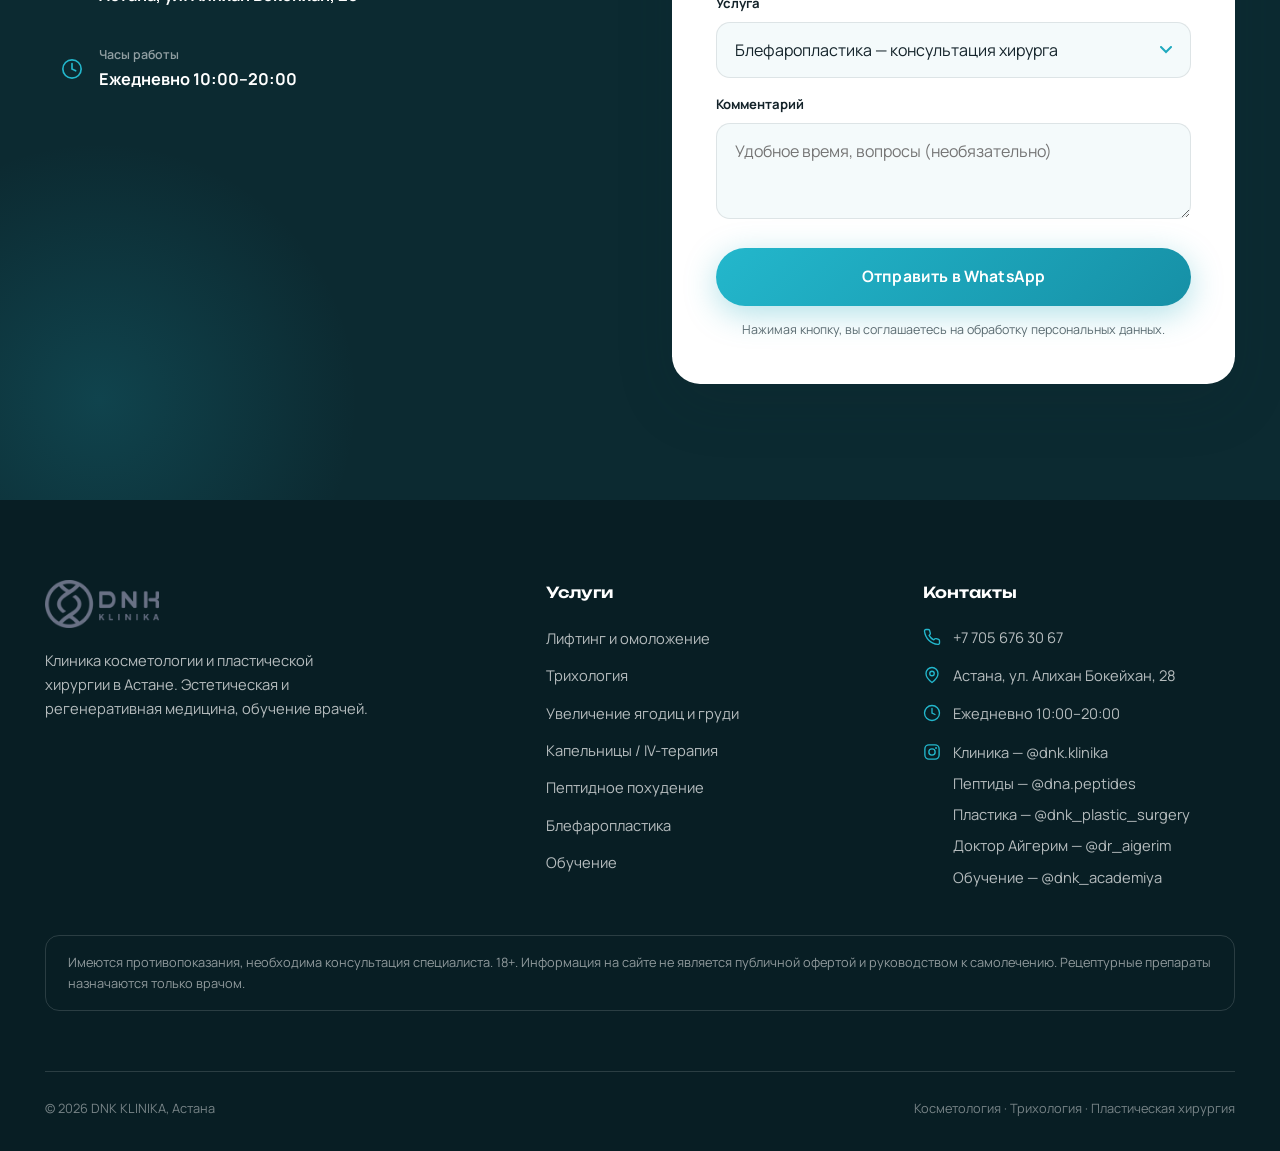
<file: blefaroplastika.html>
<!DOCTYPE html>
<html lang="ru">
<head>
<meta charset="UTF-8">
<meta name="viewport" content="width=device-width, initial-scale=1.0">
<title>Блефаропластика в Астане — пластика век | DNK KLINIKA</title>
<meta name="description" content="Хирургическая блефаропластика в DNK KLINIKA, Астана — от 250 000 ₸. Коррекция верхних и нижних век: устранение нависшего века и мешков под глазами, омоложение взгляда. Консультация хирурга.">
<link rel="canonical" href="https://dnk.dnk-klinika.kz/blefaroplastika.html">
<meta name="theme-color" content="#0C2A31">
<meta property="og:type" content="website">
<meta property="og:title" content="Блефаропластика — пластика век | DNK KLINIKA, Астана">
<meta property="og:description" content="Хирургическая коррекция верхних и нижних век — от 250 000 ₸. Омоложение взгляда.">
<meta property="og:image" content="https://dnk.dnk-klinika.kz/assets/og-image.jpg">
<meta property="og:url" content="https://dnk.dnk-klinika.kz/blefaroplastika.html">
<meta property="og:locale" content="ru_RU">
<link rel="icon" type="image/svg+xml" href="assets/favicon.svg">
<link rel="preconnect" href="https://fonts.googleapis.com">
<link rel="preconnect" href="https://fonts.gstatic.com" crossorigin>
<link href="https://fonts.googleapis.com/css2?family=Manrope:wght@400;600;700;800&family=Unbounded:wght@400;500;600;700&display=swap" rel="stylesheet">
<link rel="stylesheet" href="styles.css?v=4">
  <!-- Google tag (gtag.js) -->
  <script async src="https://www.googletagmanager.com/gtag/js?id=AW-11219341786"></script>
  <script>
    window.dataLayer = window.dataLayer || [];
    function gtag(){dataLayer.push(arguments);}
    gtag('js', new Date());
    gtag('config', 'AW-11219341786');
  </script>
</head>
<body>

<header class="header">
  <div class="container header__in">
    <a class="header__logo" href="index.html" aria-label="DNK KLINIKA — на главную">
      <img src="assets/logo.png" alt="DNK KLINIKA — логотип" width="160" height="44">
    </a>
    <nav class="nav" aria-label="Основное меню">
      <a href="index.html">Главная</a>
      <div class="nav__drop">
        <button class="nav__drop-btn" type="button" aria-haspopup="true">Услуги
          <svg viewBox="0 0 12 8" fill="none" aria-hidden="true"><path d="M1 1l5 5 5-5" stroke="currentColor" stroke-width="2" stroke-linecap="round"/></svg>
        </button>
        <div class="nav__menu">
          <a href="kosmetologiya.html">Косметология: лифтинг и омоложение</a>
          <a href="trihologiya.html">Трихология</a>
          <a href="uvelichenie.html">Увеличение ягодиц и груди</a>
          <a href="kapelnicy.html">Капельницы / IV-терапия</a>
          <a href="pohudenie.html">Пептидное похудение</a>
          <a href="blefaroplastika.html" class="is-active">Блефаропластика</a>
        </div>
      </div>
      <a href="obuchenie.html">Обучение</a>
      <a href="#zapis">Контакты</a>
    </nav>
    <div class="header__cta">
      <a class="btn btn--primary" href="https://wa.me/77056763067" target="_blank" rel="noopener">Записаться</a>
    </div>
    <button class="burger" type="button" aria-label="Открыть меню" aria-expanded="false"><span></span><span></span><span></span></button>
  </div>
</header>

<nav class="mnav" aria-label="Мобильное меню">
  <p class="mnav__label">DNK KLINIKA · Астана</p>
  <a href="index.html">Главная</a>
  <a href="kosmetologiya.html">Лифтинг и омоложение</a>
  <a href="trihologiya.html">Трихология</a>
  <a href="uvelichenie.html">Увеличение ягодиц и груди</a>
  <a href="kapelnicy.html">Капельницы / IV-терапия</a>
  <a href="pohudenie.html">Пептидное похудение</a>
  <a href="blefaroplastika.html">Блефаропластика</a>
  <a href="obuchenie.html">Обучение</a>
  <a href="#zapis">Контакты</a>
  <a class="btn btn--primary" href="https://wa.me/77056763067" target="_blank" rel="noopener">Записаться в WhatsApp</a>
</nav>

<main>

<!-- HERO -->
<section class="hero hero--page">
  <div class="hero__media">
    <video data-bg autoplay muted loop playsinline preload="metadata" src="assets/video/bg-blefaro.mp4" aria-hidden="true"></video>
  </div>
  <div class="hero__overlay"></div>
  <svg class="dna-motif" viewBox="0 0 220 520" fill="none" aria-hidden="true">
    <defs>
      <g id="dnaRungs" stroke="rgba(94,224,242,.5)" stroke-width="2">
        <line x1="60" y1="4" x2="160" y2="4"/><line x1="63" y1="17" x2="157" y2="17"/>
        <line x1="70" y1="30" x2="150" y2="30"/><line x1="81" y1="43" x2="139" y2="43"/>
        <line x1="95" y1="56" x2="125" y2="56"/><line x1="95" y1="74" x2="125" y2="74"/>
        <line x1="81" y1="87" x2="139" y2="87"/><line x1="70" y1="100" x2="150" y2="100"/>
        <line x1="63" y1="113" x2="157" y2="113"/><line x1="60" y1="126" x2="160" y2="126"/>
      </g>
    </defs>
    <use href="#dnaRungs"/><use href="#dnaRungs" y="130"/><use href="#dnaRungs" y="260"/><use href="#dnaRungs" y="390"/>
    <path d="M60 0 Q160 65 60 130 T60 260 T60 390 T60 520" stroke="#5EE0F2" stroke-width="3"/>
    <path d="M160 0 Q60 65 160 130 T160 260 T160 390 T160 520" stroke="#23B7CC" stroke-width="3" opacity=".7"/>
  </svg>
  <div class="container hero__in">
    <p class="hero__breadcrumb"><a href="index.html">Главная</a><span>/</span>Блефаропластика</p>
    <p class="hero__kicker">Пластическая хирургия</p>
    <h1>Блефаропластика — молодость взгляда</h1>
    <p class="hero__sub">Хирургическая коррекция верхних и нижних век: аккуратно убираем нависшее веко и мешки под глазами — взгляд становится открытым и отдохнувшим.</p>
    <div class="hero__cta">
      <span class="price-chip">от 250 000 ₸</span>
      <a class="btn btn--primary" href="#zapis">Консультация хирурга</a>
    </div>
  </div>
</section>

<!-- УСЛУГА -->
<section class="section section--white proc" id="blefaroplastika">
  <div class="container">
    <div class="proc__grid">
      <div class="proc__media rv">
        <span class="media-tag">Хирургия век</span>
        <img src="assets/hero.jpg" alt="Эстетика лица — результат работы пластического хирурга" loading="lazy">
      </div>
      <div class="proc__body rv rv-d1">
        <p class="kicker">Верхняя · Нижняя · Круговая</p>
        <h2>Что даёт блефаропластика</h2>
        <p>Операция устраняет возрастные изменения области глаз, которые не решаются косметологией: избыток кожи века, грыжи и «мешки». Выполняется хирургом-экспертом, аккуратные швы скрыты в естественных складках.</p>
        <ul class="proc__feats">
          <li><svg viewBox="0 0 24 24" fill="none" aria-hidden="true"><circle cx="12" cy="12" r="10" stroke="currentColor" stroke-width="2"/><path d="M8 12.5l2.5 2.5L16 9.5" stroke="currentColor" stroke-width="2" stroke-linecap="round" stroke-linejoin="round"/></svg>Устранение нависшего века и мешков под глазами</li>
          <li><svg viewBox="0 0 24 24" fill="none" aria-hidden="true"><circle cx="12" cy="12" r="10" stroke="currentColor" stroke-width="2"/><path d="M8 12.5l2.5 2.5L16 9.5" stroke="currentColor" stroke-width="2" stroke-linecap="round" stroke-linejoin="round"/></svg>Открытый, отдохнувший взгляд на годы вперёд</li>
          <li><svg viewBox="0 0 24 24" fill="none" aria-hidden="true"><circle cx="12" cy="12" r="10" stroke="currentColor" stroke-width="2"/><path d="M8 12.5l2.5 2.5L16 9.5" stroke="currentColor" stroke-width="2" stroke-linecap="round" stroke-linejoin="round"/></svg>Хирург-эксперт, современный операционный блок</li>
        </ul>
        <p class="price-chip">от 250 000 ₸</p>
        <div class="proc__cta">
          <a class="btn btn--primary" href="#zapis">Записаться на консультацию</a>
        </div>
        <p class="form-note" style="text-align:left; margin-top:18px">Хирургическое вмешательство: проводится после очной консультации хирурга и обследования. Имеются противопоказания.</p>
      </div>
    </div>

    <div class="sec-head rv" style="margin-top:clamp(48px,7vw,80px)">
      <p class="kicker">Как проходит</p>
      <h2>Путь к результату</h2>
    </div>
    <div class="steps">
      <div class="step rv"><h3>Консультация</h3><p>Хирург оценивает анатомию век и обсуждает ожидаемый результат.</p></div>
      <div class="step rv rv-d1"><h3>Обследование</h3><p>Стандартная предоперационная подготовка и анализы.</p></div>
      <div class="step rv rv-d2"><h3>Операция</h3><p>Занимает около часа, выполняется с современной анестезией.</p></div>
      <div class="step rv rv-d3"><h3>Восстановление</h3><p>Наблюдение врача и рекомендации до полного заживления.</p></div>
    </div>

    <div class="reviews-head rv"><span class="kicker">Отзывы</span><h3>Что говорят пациенты</h3></div>
    <div class="reviews-rail rv">
      <figure class="review-shot"><img src="assets/reviews/r-13.webp" alt="Отзыв пациента — блефаропластика в DNK KLINIKA" loading="lazy"></figure>
      <figure class="review-shot"><img src="assets/reviews/r-15.webp" alt="Отзыв пациента — пластика век, результат" loading="lazy"></figure>
    </div>
    <p class="reviews-note"><svg viewBox="0 0 24 24" fill="none" aria-hidden="true"><path d="M12 2l2.9 6.3 6.9.8-5.1 4.7 1.4 6.8L12 17.2 5.9 20.6l1.4-6.8L2.2 9.1l6.9-.8L12 2z" fill="currentColor"/></svg>Скриншоты реальных отзывов пациентов клиники из 2ГИС</p>
  </div>
</section>

<!-- ЗАПИСЬ -->
<section class="section section--dark booking" id="zapis">
  <div class="container booking__grid">
    <div class="booking__info rv" id="kontakty">
      <p class="kicker">Запись и контакты</p>
      <h2>Консультация хирурга</h2>
      <p>Первый шаг — очная консультация: хирург определит показания и ответит на все вопросы об операции и восстановлении.</p>
      <ul class="contact-list">
        <li><a href="tel:+77056763067"><svg viewBox="0 0 24 24" fill="none" aria-hidden="true"><path d="M22 16.9v3a2 2 0 01-2.2 2A19.8 19.8 0 012 4.2 2 2 0 014 2h3a2 2 0 012 1.7c.13.96.36 1.9.7 2.8a2 2 0 01-.45 2.1L8.1 9.8a16 16 0 006.1 6.1l1.2-1.15a2 2 0 012.1-.45c.9.34 1.84.57 2.8.7A2 2 0 0122 16.9z" stroke="currentColor" stroke-width="1.8" stroke-linecap="round" stroke-linejoin="round"/></svg><span><small>Телефон / WhatsApp</small><b>+7 705 676 30 67</b></span></a></li>
        <li><a href="https://2gis.kz/astana/search/%D0%90%D0%BB%D0%B8%D1%85%D0%B0%D0%BD%20%D0%91%D0%BE%D0%BA%D0%B5%D0%B9%D1%85%D0%B0%D0%BD%2028" target="_blank" rel="noopener"><svg viewBox="0 0 24 24" fill="none" aria-hidden="true"><path d="M20 10c0 6-8 12-8 12S4 16 4 10a8 8 0 1116 0z" stroke="currentColor" stroke-width="1.8"/><circle cx="12" cy="10" r="3" stroke="currentColor" stroke-width="1.8"/></svg><span><small>Адрес</small><b>Астана, ул. Алихан Бокейхан, 28</b></span></a></li>
        <li><span><svg viewBox="0 0 24 24" fill="none" aria-hidden="true"><circle cx="12" cy="12" r="10" stroke="currentColor" stroke-width="1.8"/><path d="M12 6v6l4 2" stroke="currentColor" stroke-width="1.8" stroke-linecap="round"/></svg><span><small>Часы работы</small><b>Ежедневно 10:00–20:00</b></span></span></li>
      </ul>
    </div>
    <div class="form-card rv rv-d1">
      <h3>Форма записи</h3>
      <p>Заявка откроется в WhatsApp — быстро и без звонков.</p>
      <form data-booking novalidate>
        <div class="field">
          <label for="f-name">Ваше имя</label>
          <input id="f-name" name="name" type="text" placeholder="Как к вам обращаться" required>
        </div>
        <div class="field">
          <label for="f-phone">Телефон</label>
          <input id="f-phone" name="phone" type="tel" placeholder="+7 ___ ___ __ __" required>
        </div>
        <div class="field">
          <label for="f-service">Услуга</label>
          <select id="f-service" name="service">
            <option value="Блефаропластика — консультация хирурга" selected>Блефаропластика — консультация хирурга</option>
            <option value="Консультация">Другой вопрос — консультация врача</option>
          </select>
        </div>
        <div class="field">
          <label for="f-comment">Комментарий</label>
          <textarea id="f-comment" name="comment" placeholder="Удобное время, вопросы (необязательно)"></textarea>
        </div>
        <button class="btn btn--primary" type="submit">Отправить в WhatsApp</button>
        <p class="form-note">Нажимая кнопку, вы соглашаетесь на обработку персональных данных.</p>
      </form>
      <div class="form-success">
        <svg viewBox="0 0 24 24" fill="none" aria-hidden="true"><circle cx="12" cy="12" r="10" stroke="currentColor" stroke-width="2"/><path d="M8 12.5l2.5 2.5L16 9.5" stroke="currentColor" stroke-width="2" stroke-linecap="round" stroke-linejoin="round"/></svg>
        <b>Спасибо! Заявка сформирована</b>
        <p>Мы открыли WhatsApp с вашим сообщением — отправьте его, и администратор ответит в ближайшее время.</p>
      </div>
    </div>
  </div>
</section>

</main>

<footer class="footer">
  <div class="container">
    <div class="footer__grid">
      <div>
        <a class="footer__logo" href="index.html"><img src="assets/logo.png" alt="DNK KLINIKA" loading="lazy"></a>
        <p class="footer__about">Клиника косметологии и пластической хирургии в Астане. Эстетическая и регенеративная медицина, обучение врачей.</p>
      </div>
      <div class="footer__col">
        <h4>Услуги</h4>
        <ul>
          <li><a href="kosmetologiya.html">Лифтинг и омоложение</a></li>
          <li><a href="trihologiya.html">Трихология</a></li>
          <li><a href="uvelichenie.html">Увеличение ягодиц и груди</a></li>
          <li><a href="kapelnicy.html">Капельницы / IV-терапия</a></li>
          <li><a href="pohudenie.html">Пептидное похудение</a></li>
          <li><a href="blefaroplastika.html">Блефаропластика</a></li>
          <li><a href="obuchenie.html">Обучение</a></li>
        </ul>
      </div>
      <div>
        <h4>Контакты</h4>
        <ul class="footer__contacts">
          <li><svg viewBox="0 0 24 24" fill="none" aria-hidden="true"><path d="M22 16.9v3a2 2 0 01-2.2 2A19.8 19.8 0 012 4.2 2 2 0 014 2h3a2 2 0 012 1.7c.13.96.36 1.9.7 2.8a2 2 0 01-.45 2.1L8.1 9.8a16 16 0 006.1 6.1l1.2-1.15a2 2 0 012.1-.45c.9.34 1.84.57 2.8.7A2 2 0 0122 16.9z" stroke="currentColor" stroke-width="1.8" stroke-linecap="round" stroke-linejoin="round"/></svg><a href="tel:+77056763067">+7 705 676 30 67</a></li>
          <li><svg viewBox="0 0 24 24" fill="none" aria-hidden="true"><path d="M20 10c0 6-8 12-8 12S4 16 4 10a8 8 0 1116 0z" stroke="currentColor" stroke-width="1.8"/><circle cx="12" cy="10" r="3" stroke="currentColor" stroke-width="1.8"/></svg><span>Астана, ул. Алихан Бокейхан, 28</span></li>
          <li><svg viewBox="0 0 24 24" fill="none" aria-hidden="true"><circle cx="12" cy="12" r="10" stroke="currentColor" stroke-width="1.8"/><path d="M12 6v6l4 2" stroke="currentColor" stroke-width="1.8" stroke-linecap="round"/></svg><span>Ежедневно 10:00–20:00</span></li>
          <li class="footer__ig"><svg viewBox="0 0 24 24" fill="none" aria-hidden="true"><rect x="2.5" y="2.5" width="19" height="19" rx="5.5" stroke="currentColor" stroke-width="1.8"/><circle cx="12" cy="12" r="4.2" stroke="currentColor" stroke-width="1.8"/><circle cx="17.4" cy="6.6" r="1.3" fill="currentColor"/></svg><span class="footer__ig-list"><a data-ig href="https://www.instagram.com/dnk.klinika" target="_blank" rel="noopener">Клиника — @dnk.klinika</a><a data-ig href="https://www.instagram.com/dna.peptides/" target="_blank" rel="noopener">Пептиды — @dna.peptides</a><a data-ig href="https://www.instagram.com/dnk_plastic_surgery/" target="_blank" rel="noopener">Пластика — @dnk_plastic_surgery</a><a data-ig href="https://www.instagram.com/dr_aigerim" target="_blank" rel="noopener">Доктор Айгерим — @dr_aigerim</a><a data-ig href="https://instagram.com/dnk_academiya" target="_blank" rel="noopener">Обучение — @dnk_academiya</a></span></li>
        </ul>
      </div>
    </div>
    <p class="footer__disclaimer">Имеются противопоказания, необходима консультация специалиста. 18+. Информация на сайте не является публичной офертой и руководством к самолечению. Рецептурные препараты назначаются только врачом.</p>
    <div class="footer__bottom">
      <span>© 2026 DNK KLINIKA, Астана</span>
      <span>Косметология · Трихология · Пластическая хирургия</span>
    </div>
  </div>
</footer>

<a class="wa-float" href="https://wa.me/77056763067" target="_blank" rel="noopener" aria-label="Написать в WhatsApp">
  <svg viewBox="0 0 24 24" fill="currentColor" aria-hidden="true"><path d="M12.04 2c-5.46 0-9.9 4.44-9.9 9.9 0 1.75.46 3.45 1.32 4.95L2.05 22l5.3-1.39a9.87 9.87 0 004.69 1.19h.01c5.46 0 9.9-4.44 9.9-9.9 0-2.65-1.03-5.14-2.9-7.01A9.82 9.82 0 0012.04 2zm5.83 14.12c-.25.7-1.44 1.33-2 1.42-.53.08-1.2.11-1.94-.12-.45-.14-1.02-.33-1.76-.65-3.1-1.34-5.12-4.46-5.28-4.67-.15-.2-1.26-1.67-1.26-3.19 0-1.52.8-2.27 1.08-2.58.28-.31.62-.39.82-.39l.6.01c.19.01.44-.07.7.53.25.62.87 2.14.95 2.3.08.15.13.34.02.55-.1.2-.15.33-.31.51-.15.18-.32.4-.46.54-.15.15-.31.32-.13.63.18.31.8 1.32 1.72 2.14 1.18 1.05 2.18 1.38 2.49 1.53.31.15.49.13.67-.08.18-.2.77-.9.98-1.21.2-.31.41-.26.69-.15.28.1 1.79.84 2.1.99.31.16.51.23.59.36.07.13.07.72-.18 1.43z"/></svg>
</a>

<div class="lightbox" role="dialog" aria-label="Просмотр отзыва">
  <button class="lightbox__close" type="button" aria-label="Закрыть">×</button>
  <img alt="" src="[data-uri]">
</div>

<script>window.DNK_OFFERS=[
  {title:"Блефаропластика",desc:"Консультация врача",newPrice:"Бесплатно",badge:"Бесплатно"}
];</script>
<script src="promo.js?v=2"></script>
<script src="script.js?v=1"></script>
</body>
</html>
</file>
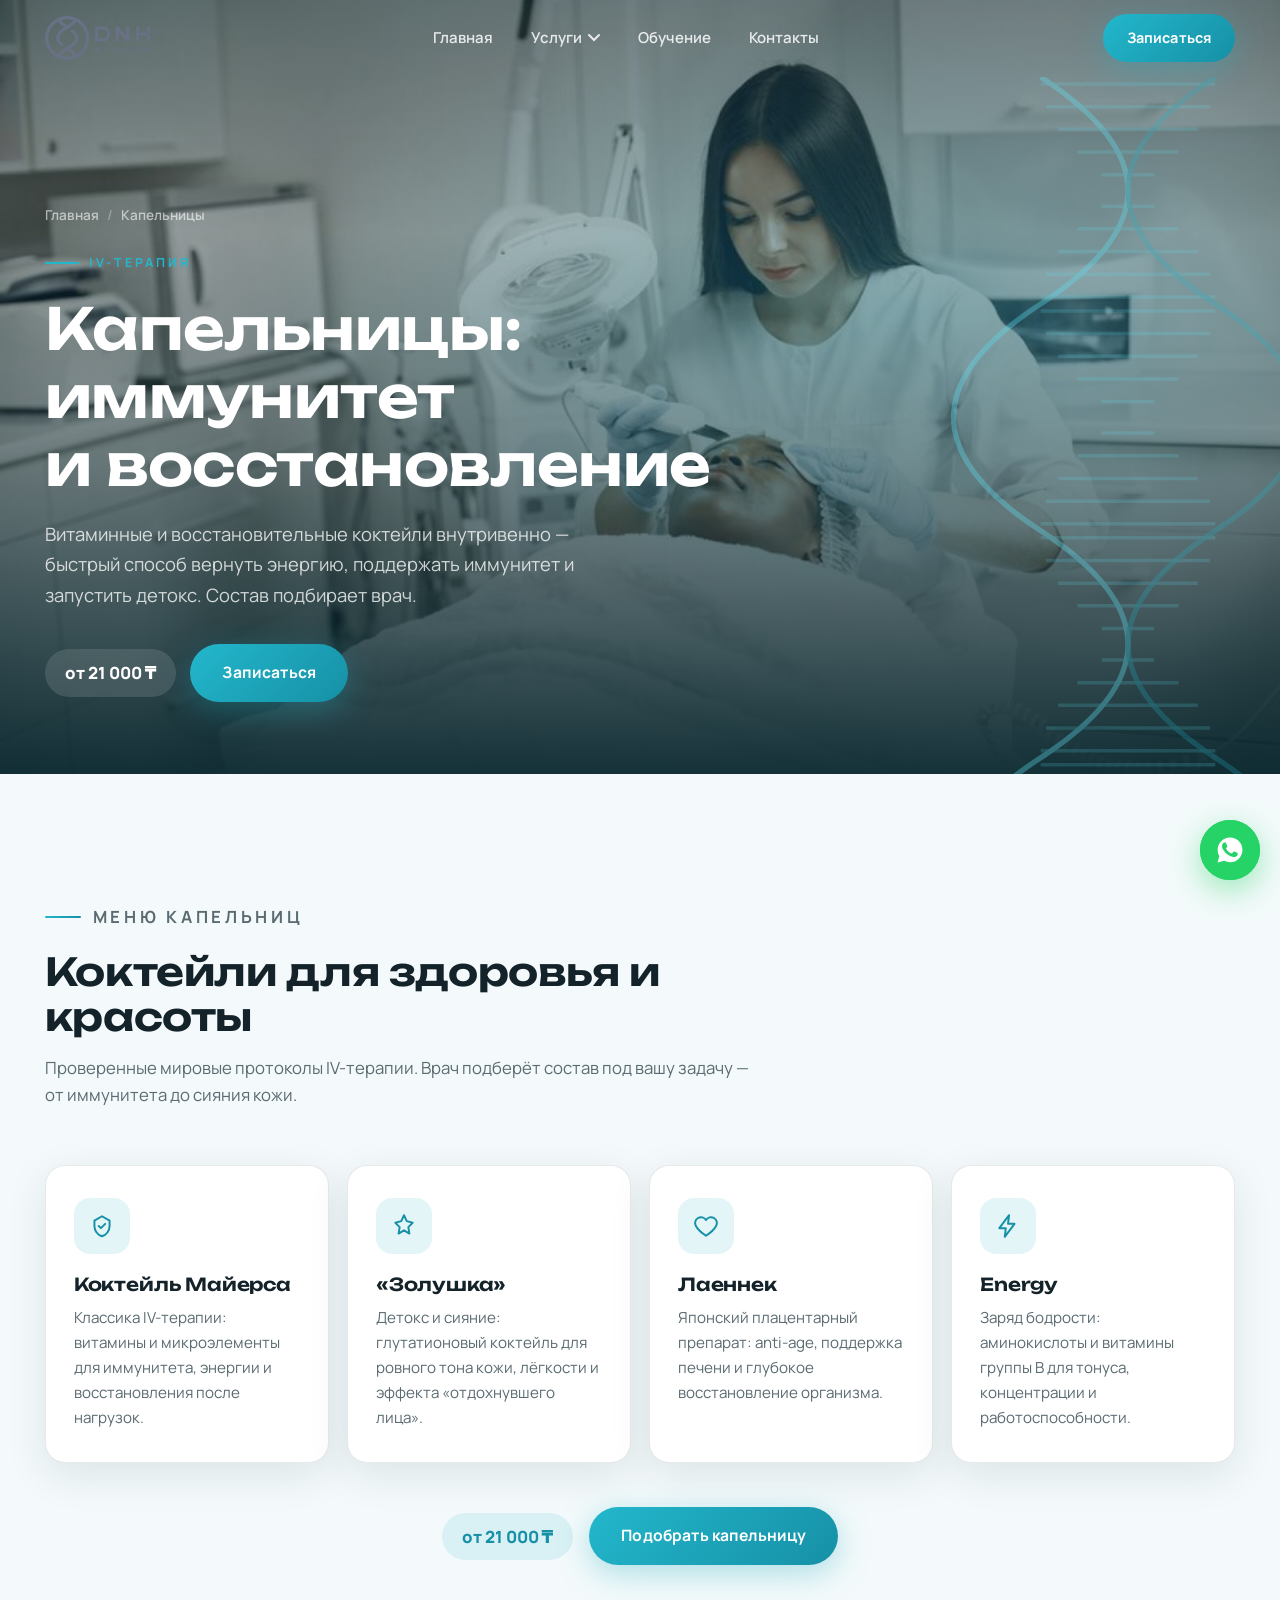
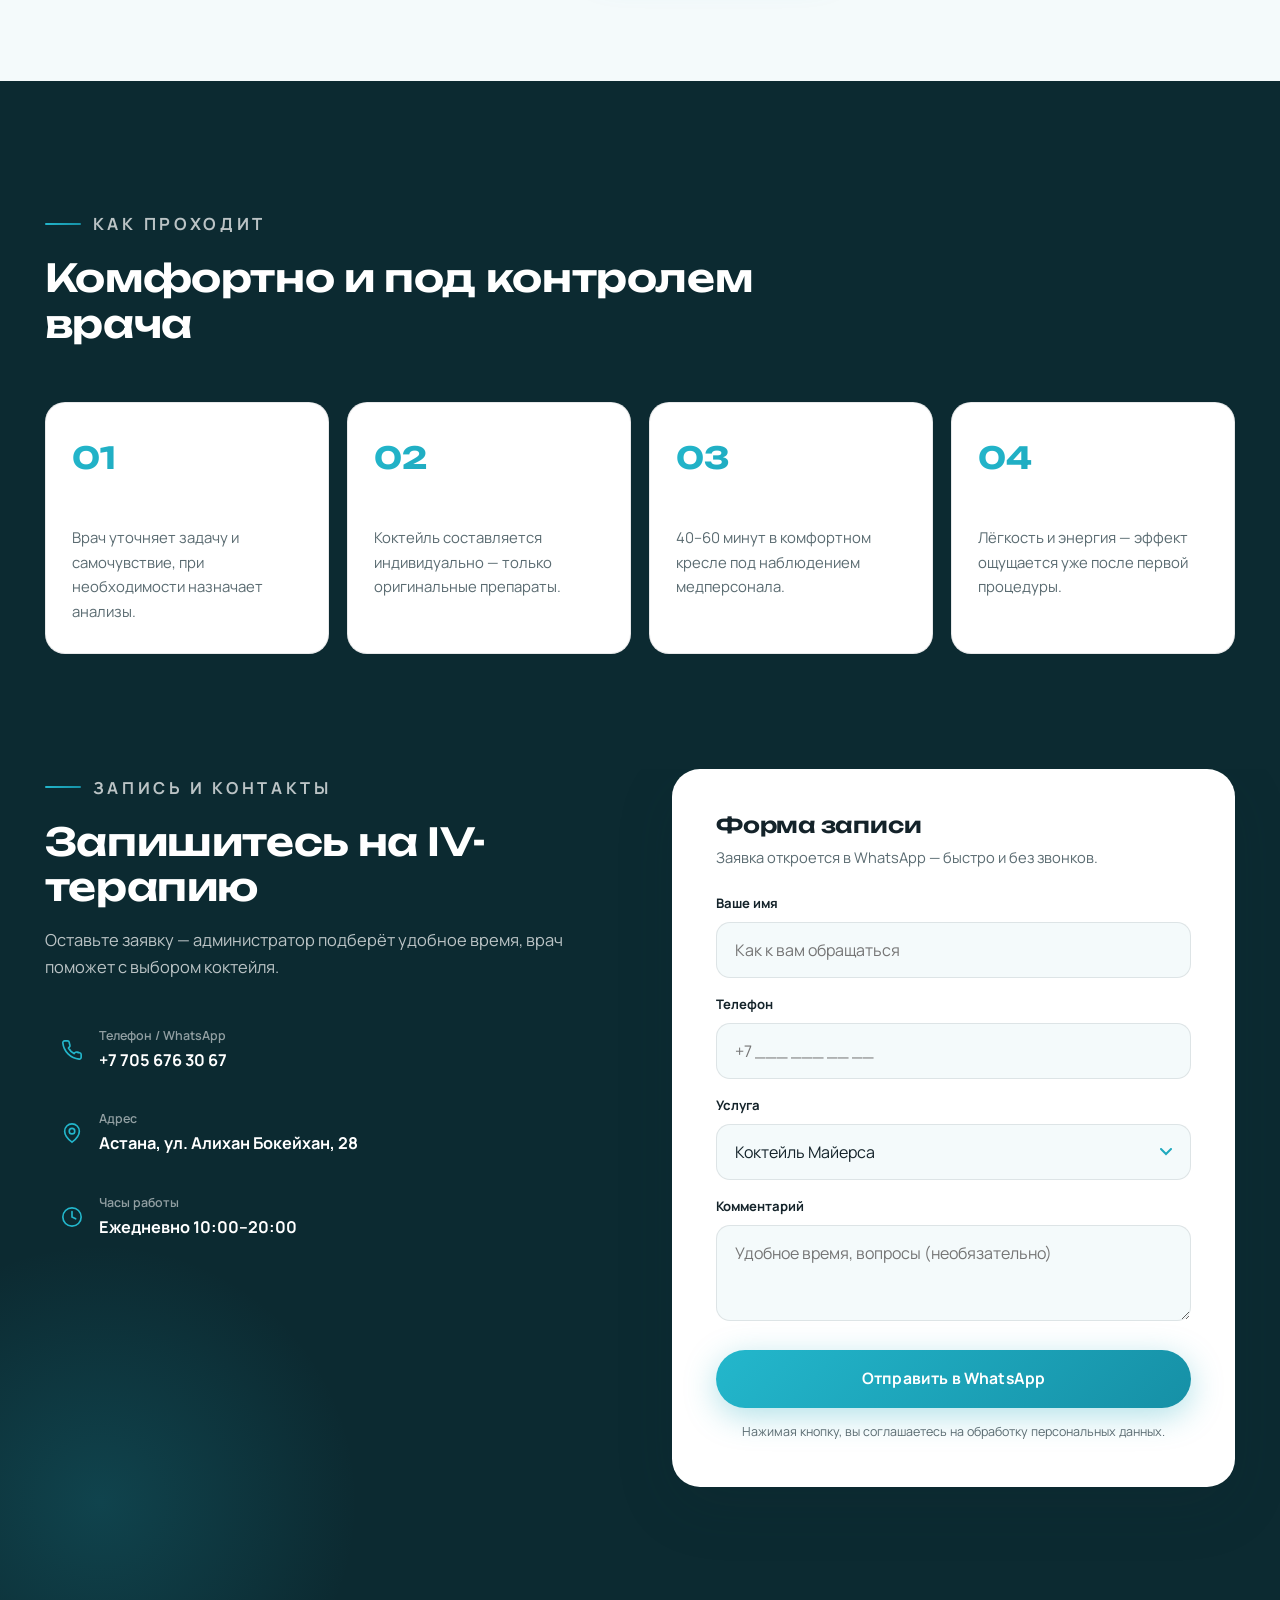
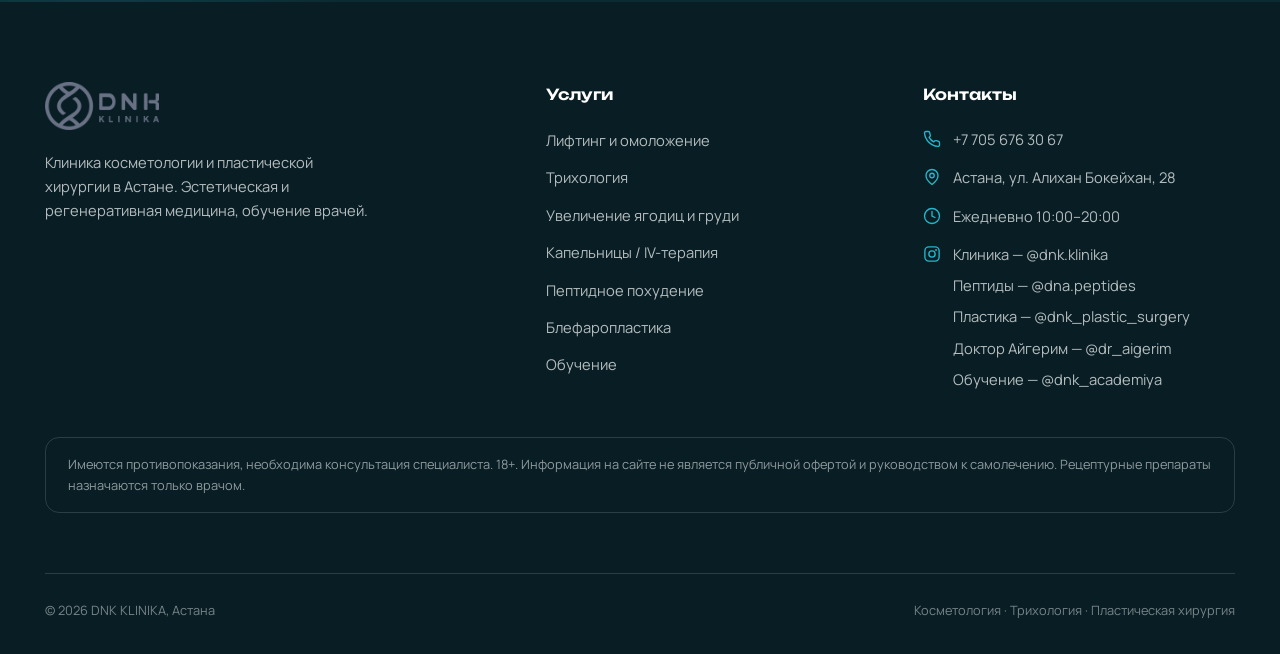
<file: kapelnicy.html>
<!DOCTYPE html>
<html lang="ru">
<head>
<meta charset="UTF-8">
<meta name="viewport" content="width=device-width, initial-scale=1.0">
<title>Капельницы и IV-терапия в Астане — DNK KLINIKA</title>
<meta name="description" content="Иммунные и восстановительные капельницы в DNK KLINIKA, Астана — от 21 000 ₸: коктейль Майерса, «Золушка», Лаеннек, Energy. Детокс, энергия, anti-age. Запись в WhatsApp.">
<link rel="canonical" href="https://dnk.dnk-klinika.kz/kapelnicy.html">
<meta name="theme-color" content="#0C2A31">
<meta property="og:type" content="website">
<meta property="og:title" content="Капельницы / IV-терапия — DNK KLINIKA, Астана">
<meta property="og:description" content="Иммунные и восстановительные капельницы: Майерса, «Золушка», Лаеннек, Energy — от 21 000 ₸.">
<meta property="og:image" content="https://dnk.dnk-klinika.kz/assets/og-image.jpg">
<meta property="og:url" content="https://dnk.dnk-klinika.kz/kapelnicy.html">
<meta property="og:locale" content="ru_RU">
<link rel="icon" type="image/svg+xml" href="assets/favicon.svg">
<link rel="preconnect" href="https://fonts.googleapis.com">
<link rel="preconnect" href="https://fonts.gstatic.com" crossorigin>
<link href="https://fonts.googleapis.com/css2?family=Manrope:wght@400;600;700;800&family=Unbounded:wght@400;500;600;700&display=swap" rel="stylesheet">
<link rel="stylesheet" href="styles.css?v=2">
  <!-- Google tag (gtag.js) -->
  <script async src="https://www.googletagmanager.com/gtag/js?id=AW-11219341786"></script>
  <script>
    window.dataLayer = window.dataLayer || [];
    function gtag(){dataLayer.push(arguments);}
    gtag('js', new Date());
    gtag('config', 'AW-11219341786');
  </script>
</head>
<body>

<header class="header">
  <div class="container header__in">
    <a class="header__logo" href="index.html" aria-label="DNK KLINIKA — на главную">
      <img src="assets/logo.png" alt="DNK KLINIKA — логотип" width="160" height="44">
    </a>
    <nav class="nav" aria-label="Основное меню">
      <a href="index.html">Главная</a>
      <div class="nav__drop">
        <button class="nav__drop-btn" type="button" aria-haspopup="true">Услуги
          <svg viewBox="0 0 12 8" fill="none" aria-hidden="true"><path d="M1 1l5 5 5-5" stroke="currentColor" stroke-width="2" stroke-linecap="round"/></svg>
        </button>
        <div class="nav__menu">
          <a href="kosmetologiya.html">Косметология: лифтинг и омоложение</a>
          <a href="trihologiya.html">Трихология</a>
          <a href="uvelichenie.html">Увеличение ягодиц и груди</a>
          <a href="kapelnicy.html" class="is-active">Капельницы / IV-терапия</a>
          <a href="pohudenie.html">Пептидное похудение</a>
          <a href="blefaroplastika.html">Блефаропластика</a>
        </div>
      </div>
      <a href="obuchenie.html">Обучение</a>
      <a href="#zapis">Контакты</a>
    </nav>
    <div class="header__cta">
      <a class="btn btn--primary" href="https://wa.me/77056763067" target="_blank" rel="noopener">Записаться</a>
    </div>
    <button class="burger" type="button" aria-label="Открыть меню" aria-expanded="false"><span></span><span></span><span></span></button>
  </div>
</header>

<nav class="mnav" aria-label="Мобильное меню">
  <p class="mnav__label">DNK KLINIKA · Астана</p>
  <a href="index.html">Главная</a>
  <a href="kosmetologiya.html">Лифтинг и омоложение</a>
  <a href="trihologiya.html">Трихология</a>
  <a href="uvelichenie.html">Увеличение ягодиц и груди</a>
  <a href="kapelnicy.html">Капельницы / IV-терапия</a>
  <a href="pohudenie.html">Пептидное похудение</a>
  <a href="blefaroplastika.html">Блефаропластика</a>
  <a href="obuchenie.html">Обучение</a>
  <a href="#zapis">Контакты</a>
  <a class="btn btn--primary" href="https://wa.me/77056763067" target="_blank" rel="noopener">Записаться в WhatsApp</a>
</nav>

<main>

<!-- HERO -->
<section class="hero hero--page">
  <div class="hero__media">
    <img src="assets/services/cosm.jpg" alt="IV-терапия в DNK KLINIKA — капельницы под контролем врача" fetchpriority="high">
  </div>
  <div class="hero__overlay"></div>
  <svg class="dna-motif" viewBox="0 0 220 520" fill="none" aria-hidden="true">
    <defs>
      <g id="dnaRungs" stroke="rgba(94,224,242,.5)" stroke-width="2">
        <line x1="60" y1="4" x2="160" y2="4"/><line x1="63" y1="17" x2="157" y2="17"/>
        <line x1="70" y1="30" x2="150" y2="30"/><line x1="81" y1="43" x2="139" y2="43"/>
        <line x1="95" y1="56" x2="125" y2="56"/><line x1="95" y1="74" x2="125" y2="74"/>
        <line x1="81" y1="87" x2="139" y2="87"/><line x1="70" y1="100" x2="150" y2="100"/>
        <line x1="63" y1="113" x2="157" y2="113"/><line x1="60" y1="126" x2="160" y2="126"/>
      </g>
    </defs>
    <use href="#dnaRungs"/><use href="#dnaRungs" y="130"/><use href="#dnaRungs" y="260"/><use href="#dnaRungs" y="390"/>
    <path d="M60 0 Q160 65 60 130 T60 260 T60 390 T60 520" stroke="#5EE0F2" stroke-width="3"/>
    <path d="M160 0 Q60 65 160 130 T160 260 T160 390 T160 520" stroke="#23B7CC" stroke-width="3" opacity=".7"/>
  </svg>
  <div class="container hero__in">
    <p class="hero__breadcrumb"><a href="index.html">Главная</a><span>/</span>Капельницы</p>
    <p class="hero__kicker">IV-терапия</p>
    <h1>Капельницы: иммунитет и&nbsp;восстановление</h1>
    <p class="hero__sub">Витаминные и восстановительные коктейли внутривенно — быстрый способ вернуть энергию, поддержать иммунитет и запустить детокс. Состав подбирает врач.</p>
    <div class="hero__cta">
      <span class="price-chip">от 21 000 ₸</span>
      <a class="btn btn--primary" href="#zapis">Записаться</a>
    </div>
  </div>
</section>

<!-- КОКТЕЙЛИ -->
<section class="section proc" id="kapelnicy">
  <div class="container">
    <div class="sec-head rv">
      <p class="kicker">Меню капельниц</p>
      <h2>Коктейли для здоровья и красоты</h2>
      <p>Проверенные мировые протоколы IV-терапии. Врач подберёт состав под вашу задачу — от иммунитета до сияния кожи.</p>
    </div>
    <div class="icards">
      <div class="icard rv">
        <div class="icard__ico"><svg viewBox="0 0 24 24" fill="none" aria-hidden="true"><path d="M12 3l7 4v5c0 4.4-3 8.4-7 9.5C8 20.4 5 16.4 5 12V7l7-4z" stroke="currentColor" stroke-width="1.8" stroke-linejoin="round"/><path d="M9 12l2 2 4-4" stroke="currentColor" stroke-width="1.8" stroke-linecap="round" stroke-linejoin="round"/></svg></div>
        <h3>Коктейль Майерса</h3>
        <p>Классика IV-терапии: витамины и микроэлементы для иммунитета, энергии и восстановления после нагрузок.</p>
      </div>
      <div class="icard rv rv-d1">
        <div class="icard__ico"><svg viewBox="0 0 24 24" fill="none" aria-hidden="true"><path d="M12 2l2.5 5.5L20 9l-4 4 1 6-5-3-5 3 1-6-4-4 5.5-1.5L12 2z" stroke="currentColor" stroke-width="1.8" stroke-linejoin="round"/></svg></div>
        <h3>«Золушка»</h3>
        <p>Детокс и сияние: глутатионовый коктейль для ровного тона кожи, лёгкости и эффекта «отдохнувшего лица».</p>
      </div>
      <div class="icard rv rv-d2">
        <div class="icard__ico"><svg viewBox="0 0 24 24" fill="none" aria-hidden="true"><path d="M12 21s-7-4.6-9.3-9A5.4 5.4 0 0112 6.5 5.4 5.4 0 0121.3 12c-2.3 4.4-9.3 9-9.3 9z" stroke="currentColor" stroke-width="1.8" stroke-linejoin="round"/></svg></div>
        <h3>Лаеннек</h3>
        <p>Японский плацентарный препарат: anti-age, поддержка печени и глубокое восстановление организма.</p>
      </div>
      <div class="icard rv rv-d3">
        <div class="icard__ico"><svg viewBox="0 0 24 24" fill="none" aria-hidden="true"><path d="M13 2L4 14h6l-1 8 9-12h-6l1-8z" stroke="currentColor" stroke-width="1.8" stroke-linejoin="round"/></svg></div>
        <h3>Energy</h3>
        <p>Заряд бодрости: аминокислоты и витамины группы B для тонуса, концентрации и работоспособности.</p>
      </div>
    </div>
    <div class="proc__cta rv" style="justify-content:center; margin-top:44px">
      <span class="price-chip">от 21 000 ₸</span>
      <a class="btn btn--primary" href="#zapis">Подобрать капельницу</a>
    </div>
  </div>
</section>

<!-- КАК ПРОХОДИТ -->
<section class="section section--dark">
  <div class="container">
    <div class="sec-head rv">
      <p class="kicker">Как проходит</p>
      <h2>Комфортно и под контролем врача</h2>
    </div>
    <div class="steps">
      <div class="step rv"><h3>Консультация</h3><p>Врач уточняет задачу и самочувствие, при необходимости назначает анализы.</p></div>
      <div class="step rv rv-d1"><h3>Подбор состава</h3><p>Коктейль составляется индивидуально — только оригинальные препараты.</p></div>
      <div class="step rv rv-d2"><h3>Процедура</h3><p>40–60 минут в комфортном кресле под наблюдением медперсонала.</p></div>
      <div class="step rv rv-d3"><h3>Результат</h3><p>Лёгкость и энергия — эффект ощущается уже после первой процедуры.</p></div>
    </div>
  </div>
</section>

<!-- ЗАПИСЬ -->
<section class="section section--dark booking" id="zapis" style="padding-top:0">
  <div class="container booking__grid">
    <div class="booking__info rv" id="kontakty">
      <p class="kicker">Запись и контакты</p>
      <h2>Запишитесь на IV-терапию</h2>
      <p>Оставьте заявку — администратор подберёт удобное время, врач поможет с выбором коктейля.</p>
      <ul class="contact-list">
        <li><a href="tel:+77056763067"><svg viewBox="0 0 24 24" fill="none" aria-hidden="true"><path d="M22 16.9v3a2 2 0 01-2.2 2A19.8 19.8 0 012 4.2 2 2 0 014 2h3a2 2 0 012 1.7c.13.96.36 1.9.7 2.8a2 2 0 01-.45 2.1L8.1 9.8a16 16 0 006.1 6.1l1.2-1.15a2 2 0 012.1-.45c.9.34 1.84.57 2.8.7A2 2 0 0122 16.9z" stroke="currentColor" stroke-width="1.8" stroke-linecap="round" stroke-linejoin="round"/></svg><span><small>Телефон / WhatsApp</small><b>+7 705 676 30 67</b></span></a></li>
        <li><a href="https://2gis.kz/astana/search/%D0%90%D0%BB%D0%B8%D1%85%D0%B0%D0%BD%20%D0%91%D0%BE%D0%BA%D0%B5%D0%B9%D1%85%D0%B0%D0%BD%2028" target="_blank" rel="noopener"><svg viewBox="0 0 24 24" fill="none" aria-hidden="true"><path d="M20 10c0 6-8 12-8 12S4 16 4 10a8 8 0 1116 0z" stroke="currentColor" stroke-width="1.8"/><circle cx="12" cy="10" r="3" stroke="currentColor" stroke-width="1.8"/></svg><span><small>Адрес</small><b>Астана, ул. Алихан Бокейхан, 28</b></span></a></li>
        <li><span><svg viewBox="0 0 24 24" fill="none" aria-hidden="true"><circle cx="12" cy="12" r="10" stroke="currentColor" stroke-width="1.8"/><path d="M12 6v6l4 2" stroke="currentColor" stroke-width="1.8" stroke-linecap="round"/></svg><span><small>Часы работы</small><b>Ежедневно 10:00–20:00</b></span></span></li>
      </ul>
    </div>
    <div class="form-card rv rv-d1">
      <h3>Форма записи</h3>
      <p>Заявка откроется в WhatsApp — быстро и без звонков.</p>
      <form data-booking novalidate>
        <div class="field">
          <label for="f-name">Ваше имя</label>
          <input id="f-name" name="name" type="text" placeholder="Как к вам обращаться" required>
        </div>
        <div class="field">
          <label for="f-phone">Телефон</label>
          <input id="f-phone" name="phone" type="tel" placeholder="+7 ___ ___ __ __" required>
        </div>
        <div class="field">
          <label for="f-service">Услуга</label>
          <select id="f-service" name="service">
            <option value="Капельница — коктейль Майерса" selected>Коктейль Майерса</option>
            <option value="Капельница — Золушка">«Золушка» — детокс и сияние</option>
            <option value="Капельница — Лаеннек">Лаеннек — anti-age</option>
            <option value="Капельница — Energy">Energy — тонус</option>
            <option value="Капельницы — подбор с врачом">Подбор коктейля с врачом</option>
          </select>
        </div>
        <div class="field">
          <label for="f-comment">Комментарий</label>
          <textarea id="f-comment" name="comment" placeholder="Удобное время, вопросы (необязательно)"></textarea>
        </div>
        <button class="btn btn--primary" type="submit">Отправить в WhatsApp</button>
        <p class="form-note">Нажимая кнопку, вы соглашаетесь на обработку персональных данных.</p>
      </form>
      <div class="form-success">
        <svg viewBox="0 0 24 24" fill="none" aria-hidden="true"><circle cx="12" cy="12" r="10" stroke="currentColor" stroke-width="2"/><path d="M8 12.5l2.5 2.5L16 9.5" stroke="currentColor" stroke-width="2" stroke-linecap="round" stroke-linejoin="round"/></svg>
        <b>Спасибо! Заявка сформирована</b>
        <p>Мы открыли WhatsApp с вашим сообщением — отправьте его, и администратор ответит в ближайшее время.</p>
      </div>
    </div>
  </div>
</section>

</main>

<footer class="footer">
  <div class="container">
    <div class="footer__grid">
      <div>
        <a class="footer__logo" href="index.html"><img src="assets/logo.png" alt="DNK KLINIKA" loading="lazy"></a>
        <p class="footer__about">Клиника косметологии и пластической хирургии в Астане. Эстетическая и регенеративная медицина, обучение врачей.</p>
      </div>
      <div class="footer__col">
        <h4>Услуги</h4>
        <ul>
          <li><a href="kosmetologiya.html">Лифтинг и омоложение</a></li>
          <li><a href="trihologiya.html">Трихология</a></li>
          <li><a href="uvelichenie.html">Увеличение ягодиц и груди</a></li>
          <li><a href="kapelnicy.html">Капельницы / IV-терапия</a></li>
          <li><a href="pohudenie.html">Пептидное похудение</a></li>
          <li><a href="blefaroplastika.html">Блефаропластика</a></li>
          <li><a href="obuchenie.html">Обучение</a></li>
        </ul>
      </div>
      <div>
        <h4>Контакты</h4>
        <ul class="footer__contacts">
          <li><svg viewBox="0 0 24 24" fill="none" aria-hidden="true"><path d="M22 16.9v3a2 2 0 01-2.2 2A19.8 19.8 0 012 4.2 2 2 0 014 2h3a2 2 0 012 1.7c.13.96.36 1.9.7 2.8a2 2 0 01-.45 2.1L8.1 9.8a16 16 0 006.1 6.1l1.2-1.15a2 2 0 012.1-.45c.9.34 1.84.57 2.8.7A2 2 0 0122 16.9z" stroke="currentColor" stroke-width="1.8" stroke-linecap="round" stroke-linejoin="round"/></svg><a href="tel:+77056763067">+7 705 676 30 67</a></li>
          <li><svg viewBox="0 0 24 24" fill="none" aria-hidden="true"><path d="M20 10c0 6-8 12-8 12S4 16 4 10a8 8 0 1116 0z" stroke="currentColor" stroke-width="1.8"/><circle cx="12" cy="10" r="3" stroke="currentColor" stroke-width="1.8"/></svg><span>Астана, ул. Алихан Бокейхан, 28</span></li>
          <li><svg viewBox="0 0 24 24" fill="none" aria-hidden="true"><circle cx="12" cy="12" r="10" stroke="currentColor" stroke-width="1.8"/><path d="M12 6v6l4 2" stroke="currentColor" stroke-width="1.8" stroke-linecap="round"/></svg><span>Ежедневно 10:00–20:00</span></li>
          <li class="footer__ig"><svg viewBox="0 0 24 24" fill="none" aria-hidden="true"><rect x="2.5" y="2.5" width="19" height="19" rx="5.5" stroke="currentColor" stroke-width="1.8"/><circle cx="12" cy="12" r="4.2" stroke="currentColor" stroke-width="1.8"/><circle cx="17.4" cy="6.6" r="1.3" fill="currentColor"/></svg><span class="footer__ig-list"><a data-ig href="https://www.instagram.com/dnk.klinika" target="_blank" rel="noopener">Клиника — @dnk.klinika</a><a data-ig href="https://www.instagram.com/dna.peptides/" target="_blank" rel="noopener">Пептиды — @dna.peptides</a><a data-ig href="https://www.instagram.com/dnk_plastic_surgery/" target="_blank" rel="noopener">Пластика — @dnk_plastic_surgery</a><a data-ig href="https://www.instagram.com/dr_aigerim" target="_blank" rel="noopener">Доктор Айгерим — @dr_aigerim</a><a data-ig href="https://instagram.com/dnk_academiya" target="_blank" rel="noopener">Обучение — @dnk_academiya</a></span></li>
        </ul>
      </div>
    </div>
    <p class="footer__disclaimer">Имеются противопоказания, необходима консультация специалиста. 18+. Информация на сайте не является публичной офертой и руководством к самолечению. Рецептурные препараты назначаются только врачом.</p>
    <div class="footer__bottom">
      <span>© 2026 DNK KLINIKA, Астана</span>
      <span>Косметология · Трихология · Пластическая хирургия</span>
    </div>
  </div>
</footer>

<a class="wa-float" href="https://wa.me/77056763067" target="_blank" rel="noopener" aria-label="Написать в WhatsApp">
  <svg viewBox="0 0 24 24" fill="currentColor" aria-hidden="true"><path d="M12.04 2c-5.46 0-9.9 4.44-9.9 9.9 0 1.75.46 3.45 1.32 4.95L2.05 22l5.3-1.39a9.87 9.87 0 004.69 1.19h.01c5.46 0 9.9-4.44 9.9-9.9 0-2.65-1.03-5.14-2.9-7.01A9.82 9.82 0 0012.04 2zm5.83 14.12c-.25.7-1.44 1.33-2 1.42-.53.08-1.2.11-1.94-.12-.45-.14-1.02-.33-1.76-.65-3.1-1.34-5.12-4.46-5.28-4.67-.15-.2-1.26-1.67-1.26-3.19 0-1.52.8-2.27 1.08-2.58.28-.31.62-.39.82-.39l.6.01c.19.01.44-.07.7.53.25.62.87 2.14.95 2.3.08.15.13.34.02.55-.1.2-.15.33-.31.51-.15.18-.32.4-.46.54-.15.15-.31.32-.13.63.18.31.8 1.32 1.72 2.14 1.18 1.05 2.18 1.38 2.49 1.53.31.15.49.13.67-.08.18-.2.77-.9.98-1.21.2-.31.41-.26.69-.15.28.1 1.79.84 2.1.99.31.16.51.23.59.36.07.13.07.72-.18 1.43z"/></svg>
</a>

<div class="lightbox" role="dialog" aria-label="Просмотр отзыва">
  <button class="lightbox__close" type="button" aria-label="Закрыть">×</button>
  <img alt="" src="[data-uri]">
</div>

<script src="script.js?v=1"></script>
</body>
</html>
</file>
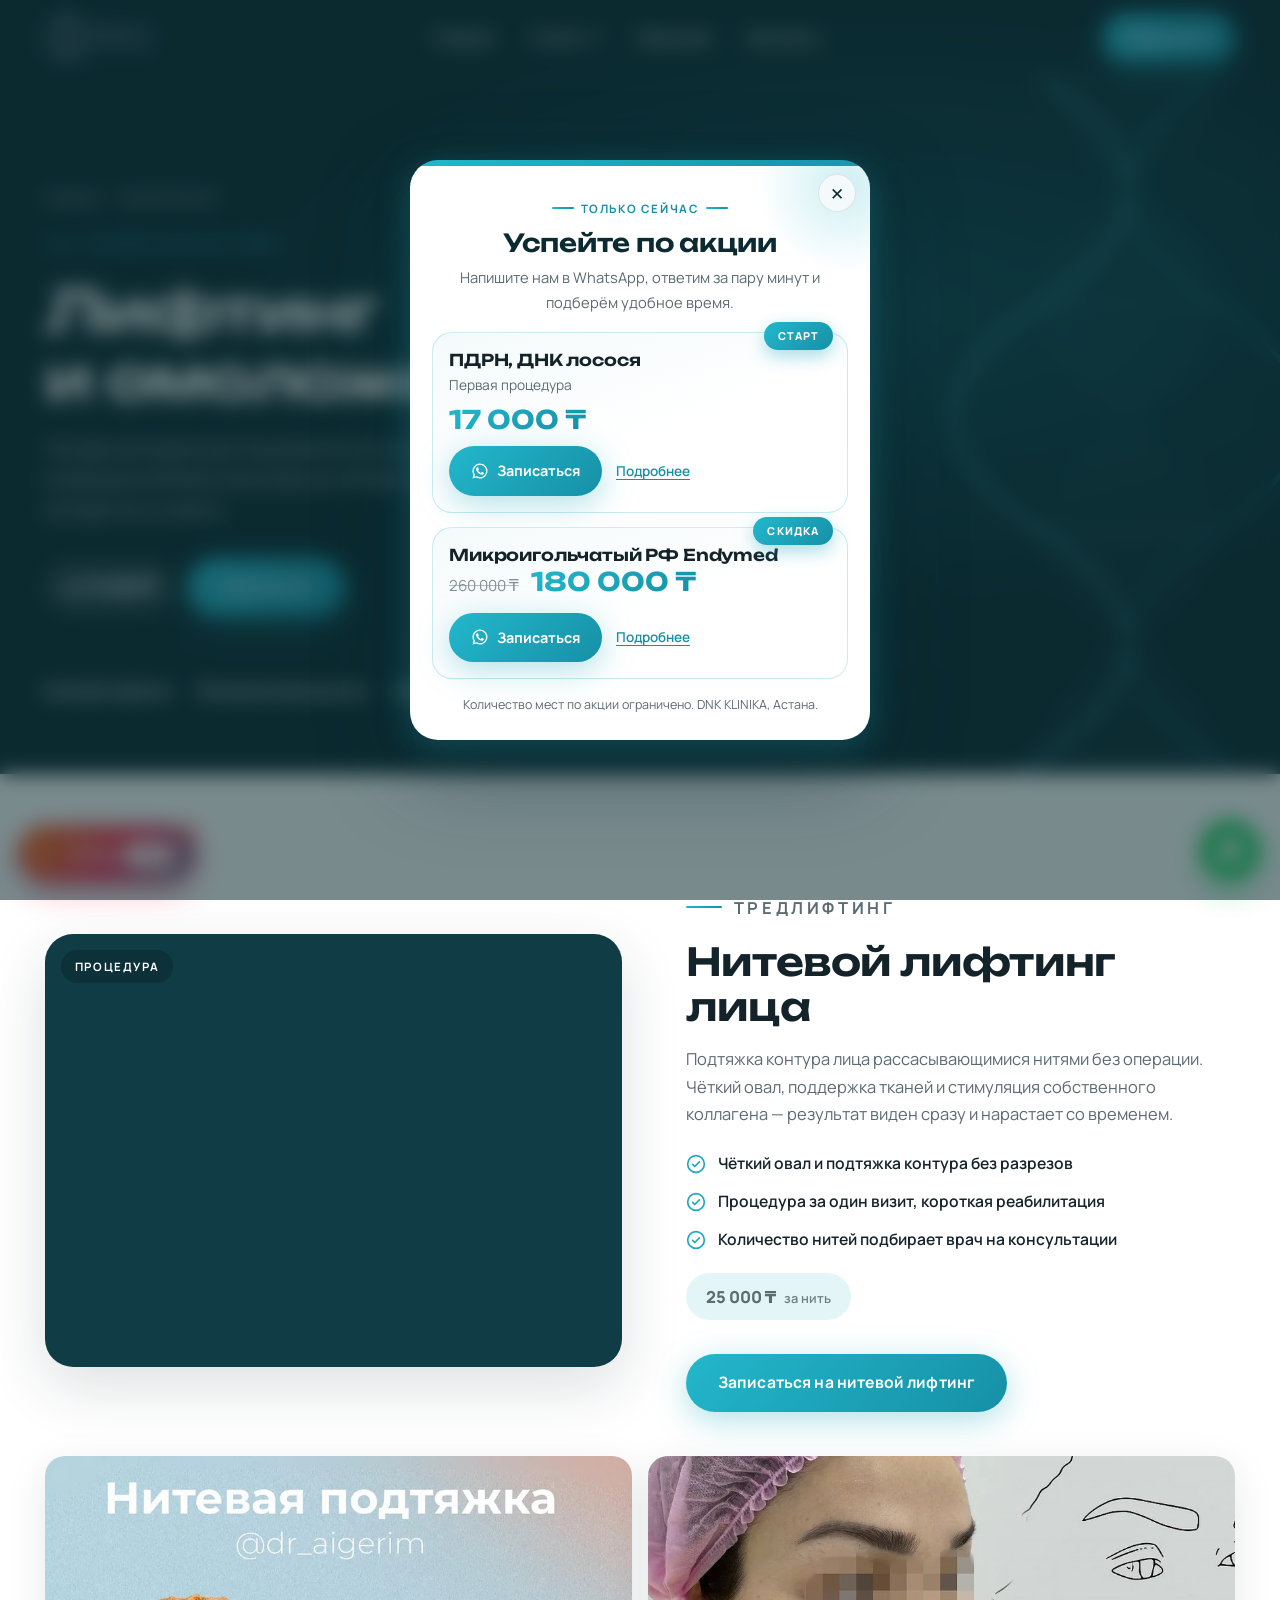
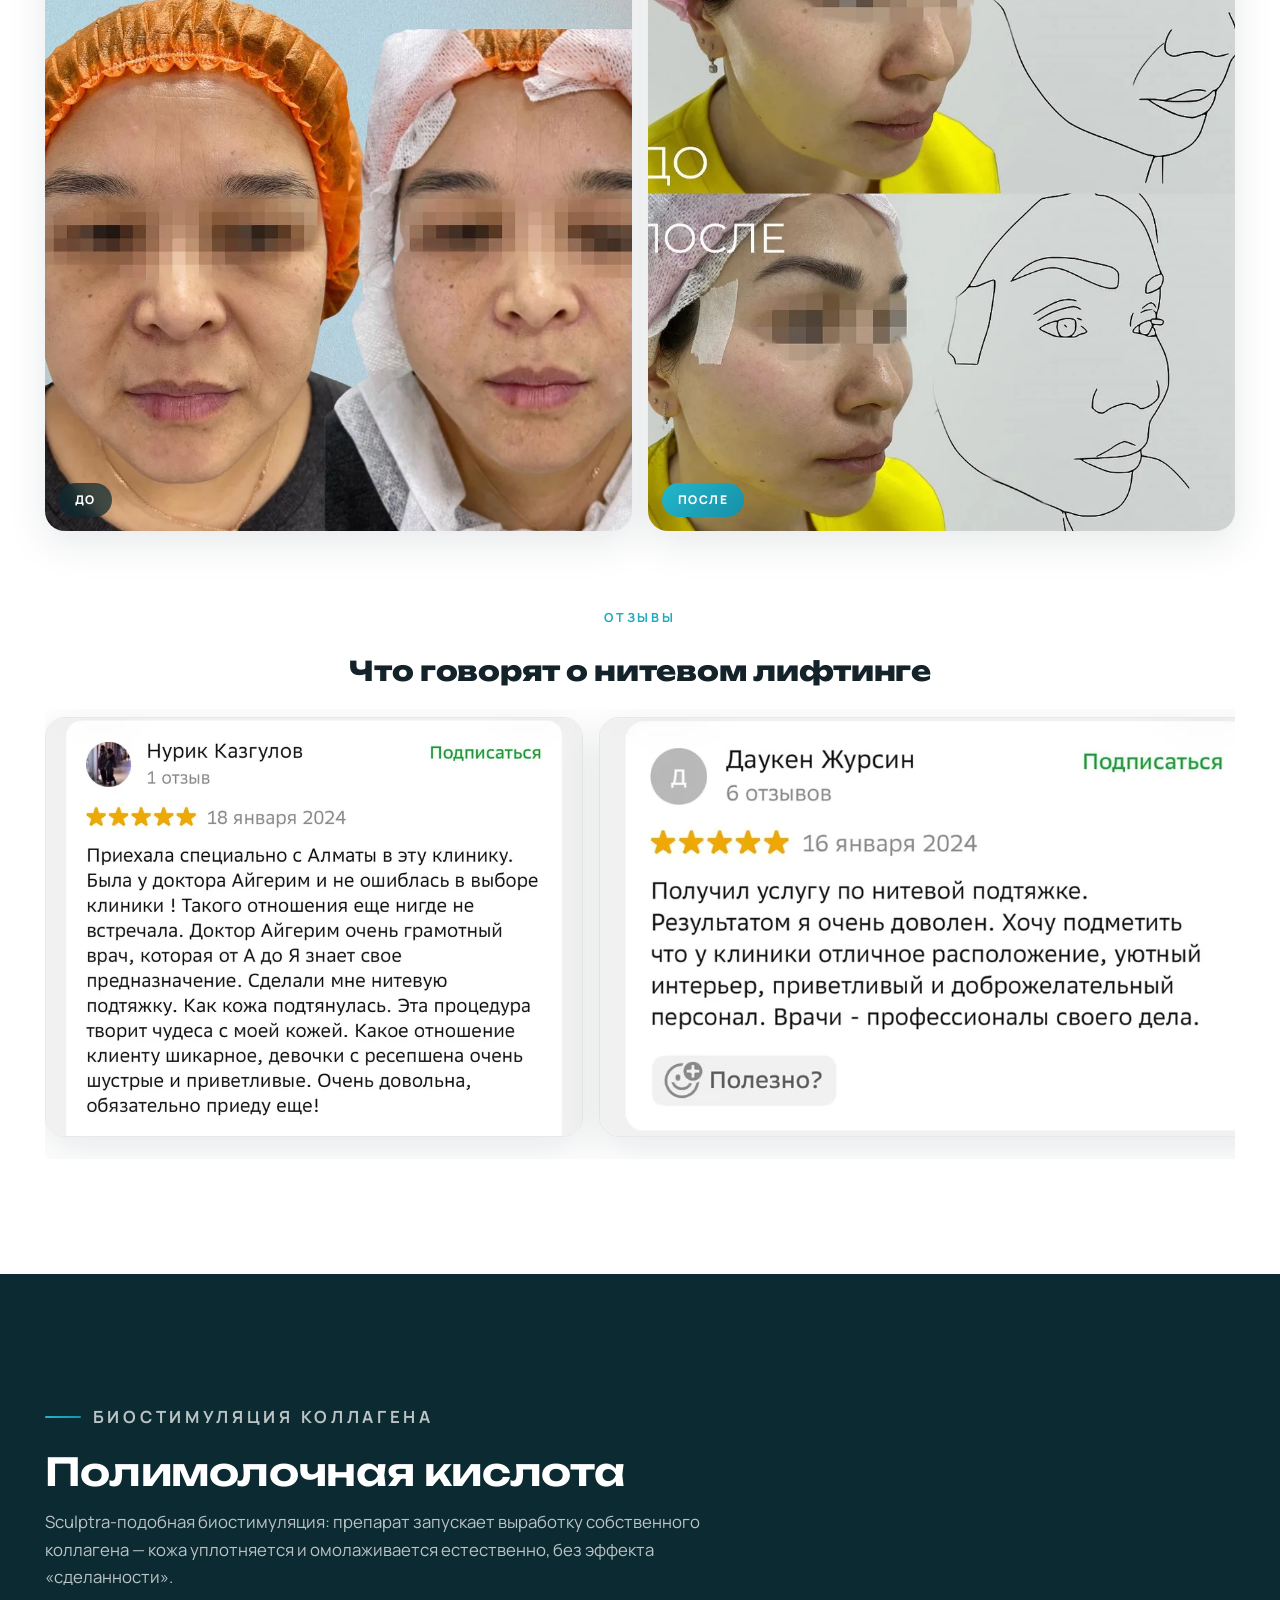
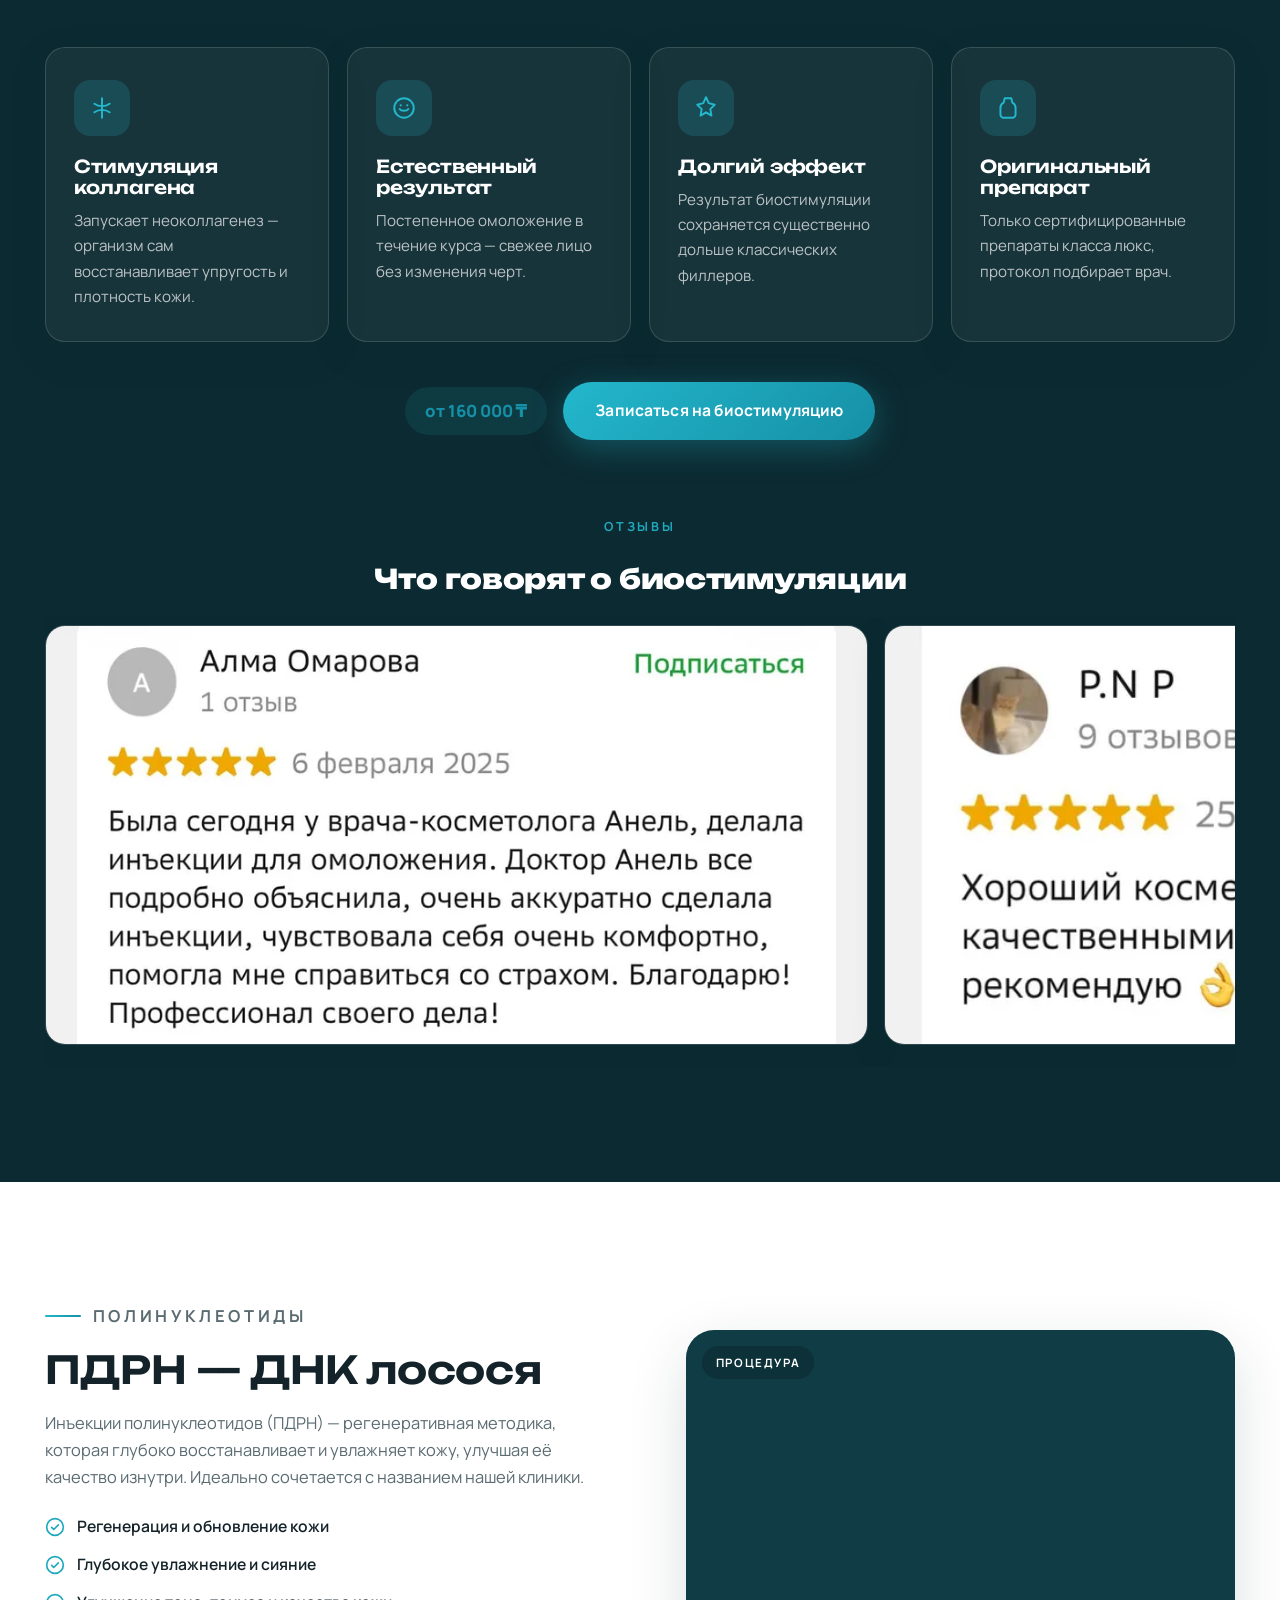
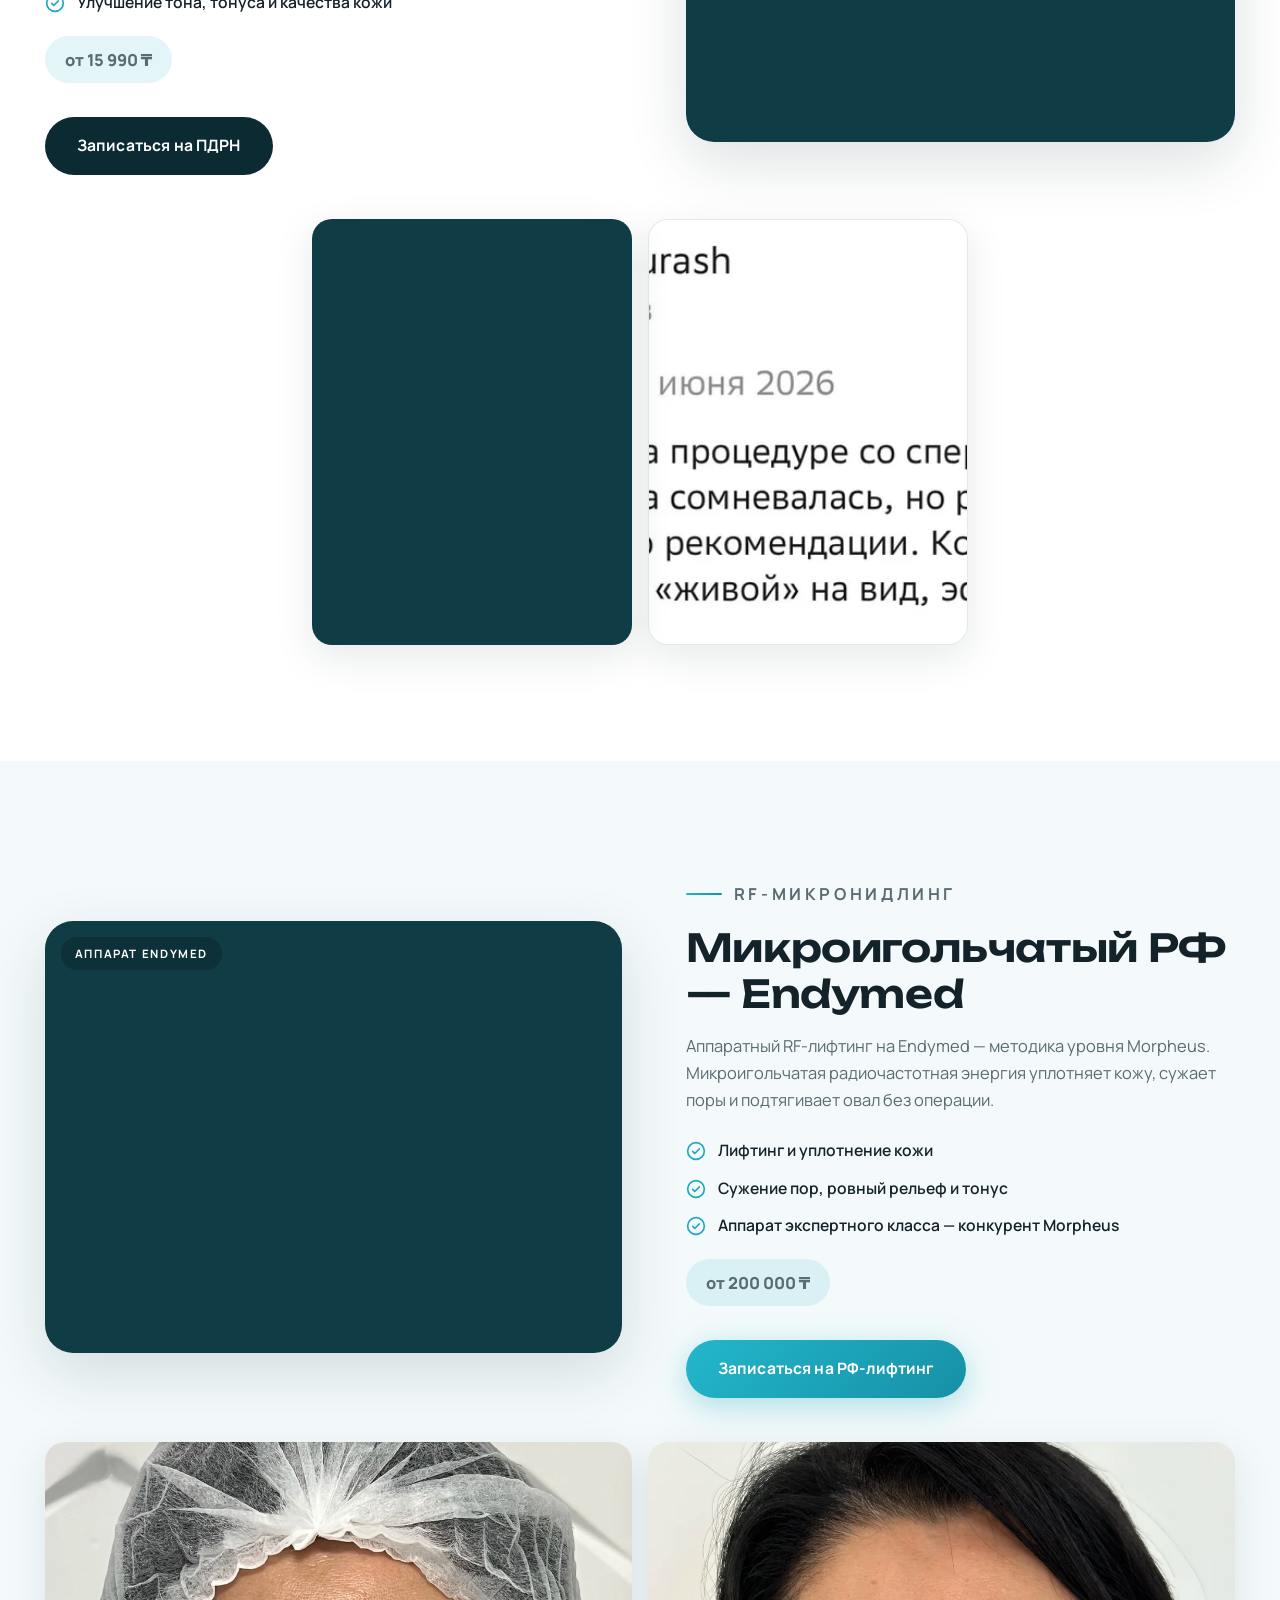
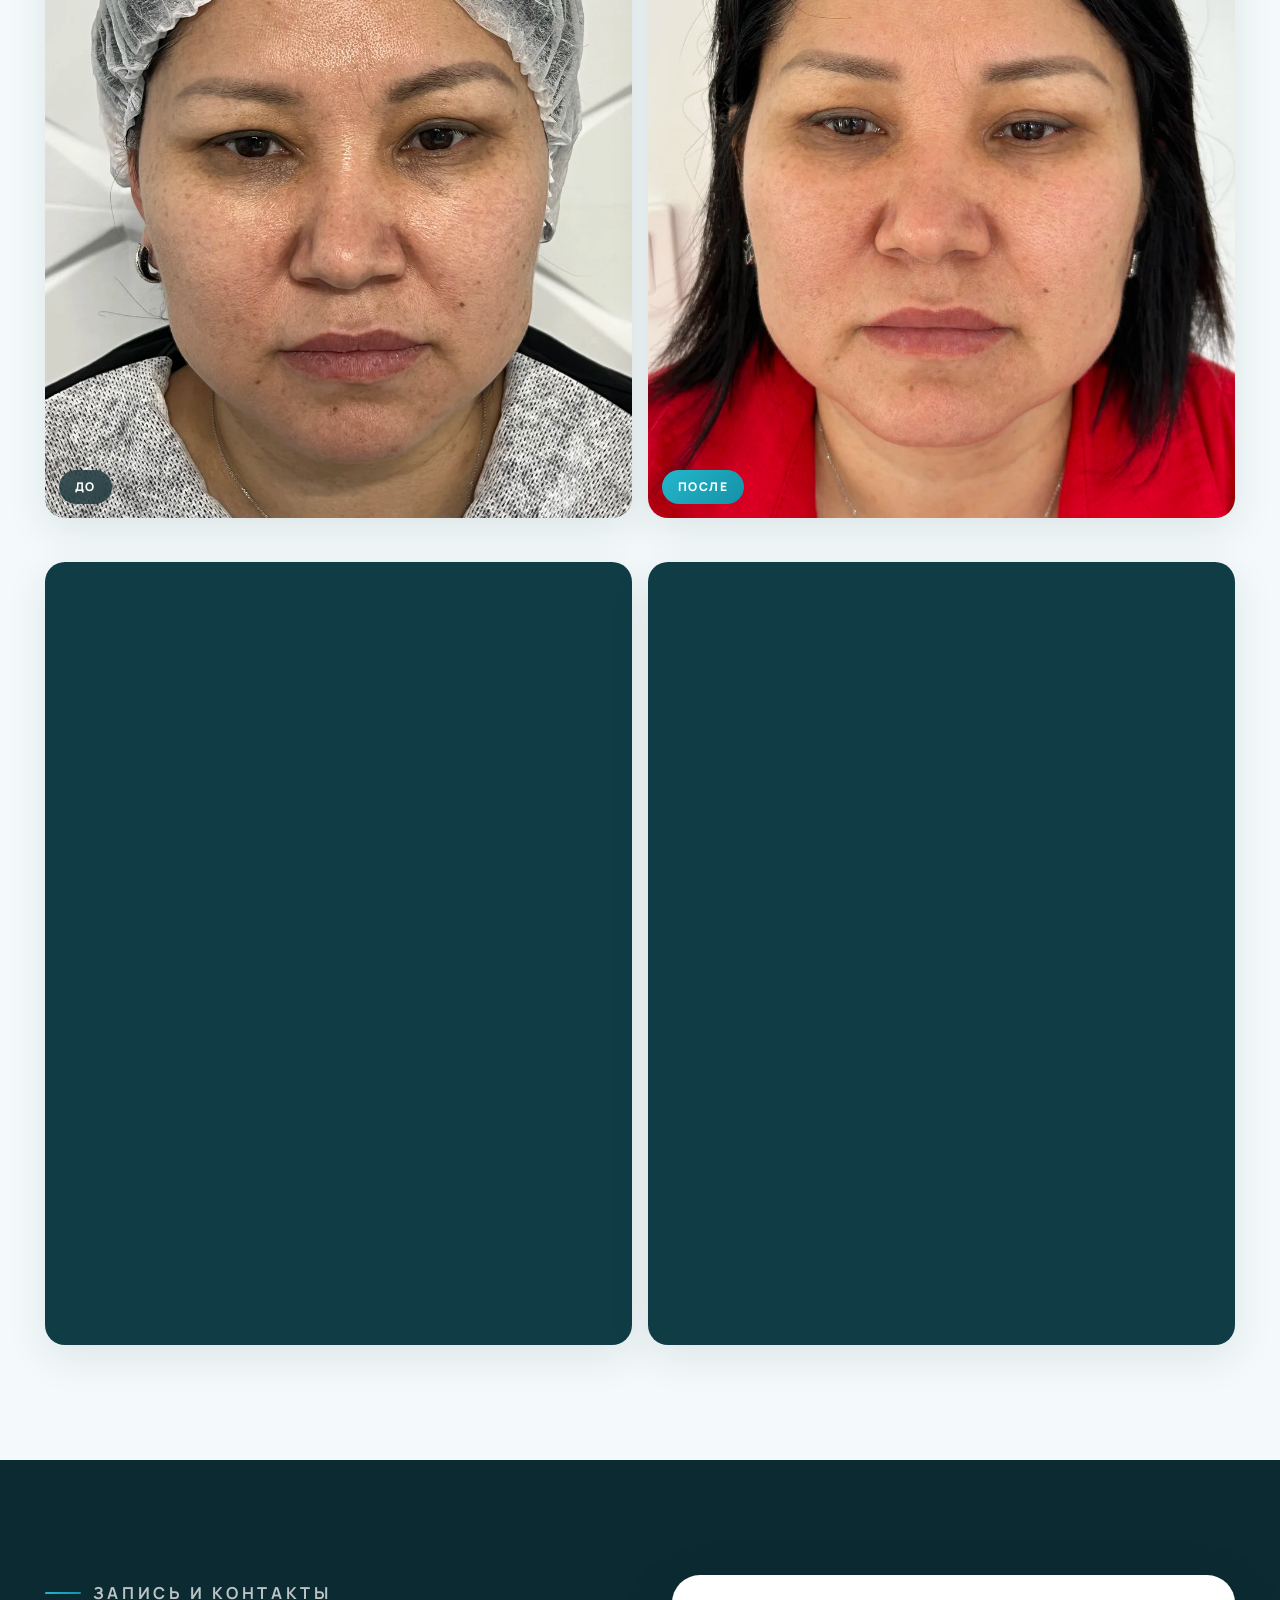
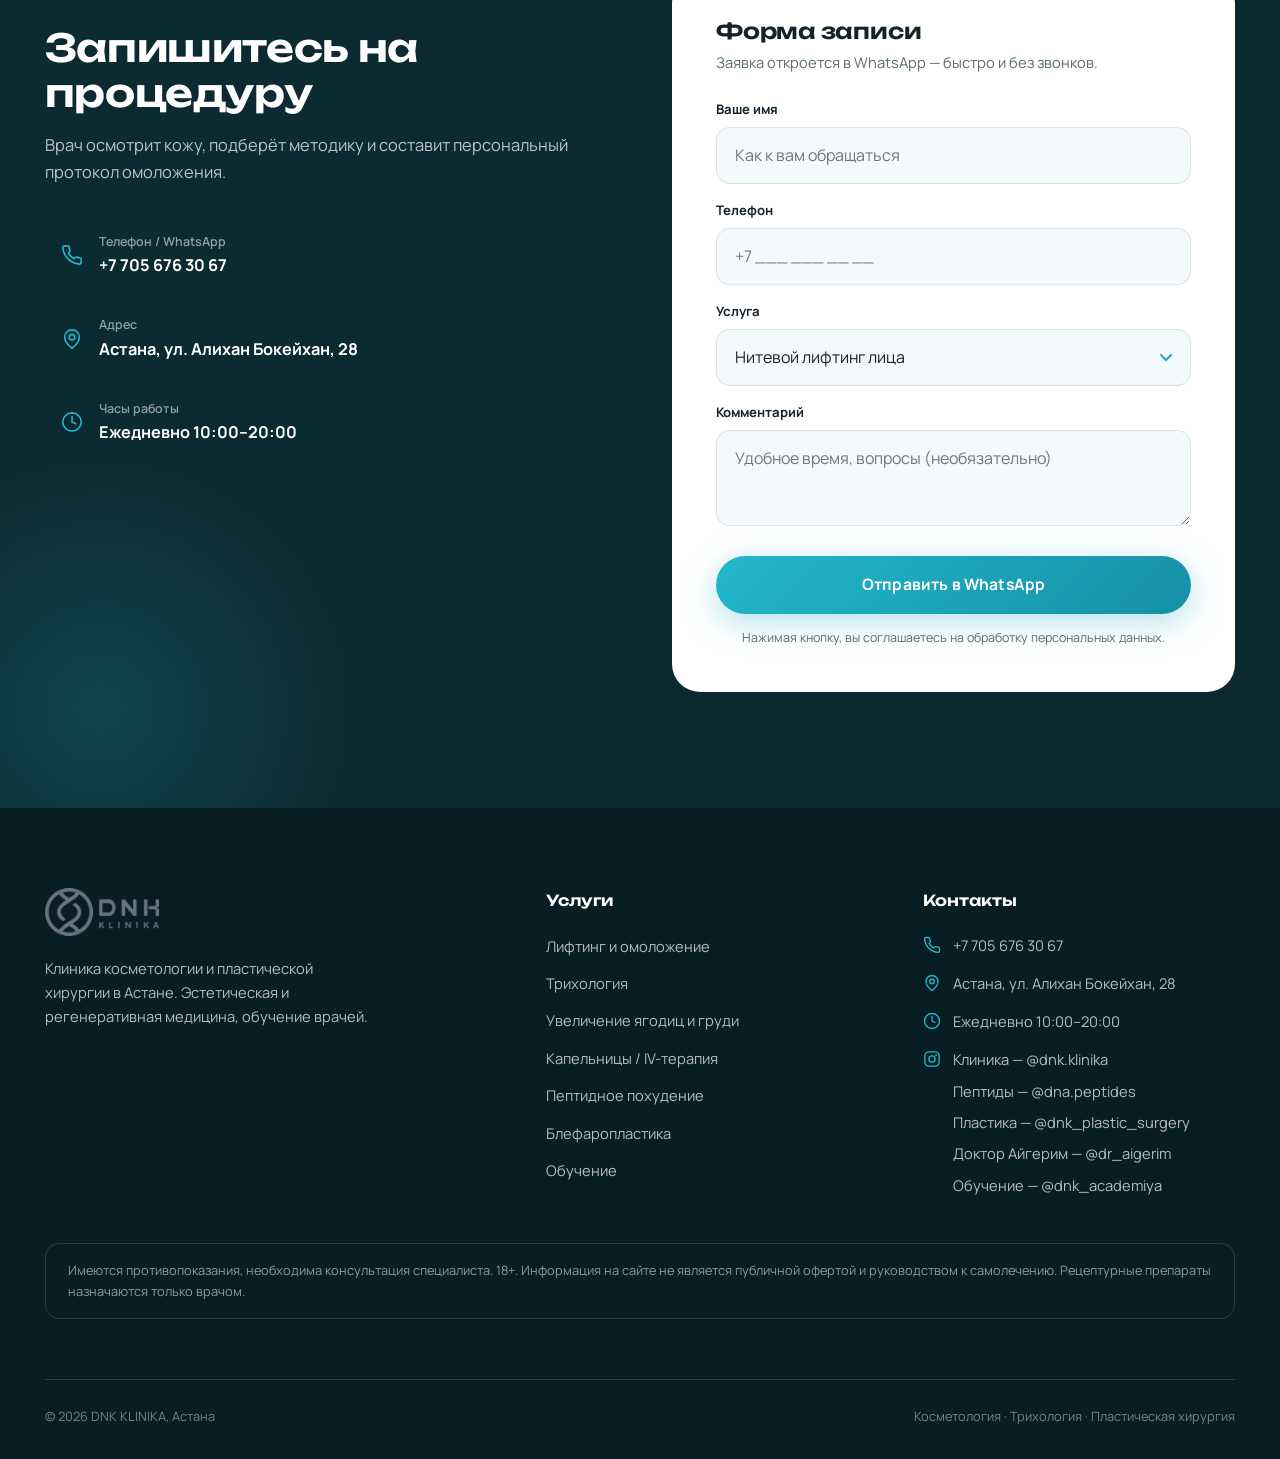
<file: kosmetologiya.html>
<!DOCTYPE html>
<html lang="ru">
<head>
<meta charset="UTF-8">
<meta name="viewport" content="width=device-width, initial-scale=1.0">
<title>Лифтинг и омоложение лица в Астане — DNK KLINIKA</title>
<meta name="description" content="Косметология DNK KLINIKA в Астане: нитевой лифтинг от 25 000 ₸ за нить, полимолочная кислота от 160 000 ₸, ПДРН — ДНК лосося от 15 990 ₸, микроигольчатый РФ Endymed от 200 000 ₸. Запись в WhatsApp.">
<link rel="canonical" href="https://dnk.dnk-klinika.kz/kosmetologiya.html">
<meta name="theme-color" content="#0C2A31">
<meta property="og:type" content="website">
<meta property="og:title" content="Лифтинг и омоложение лица — DNK KLINIKA, Астана">
<meta property="og:description" content="Нитевой лифтинг, полимолочная кислота, ПДРН — ДНК лосося, микроигольчатый РФ Endymed. Врач-эксперт 11+ лет.">
<meta property="og:image" content="https://dnk.dnk-klinika.kz/assets/og-image.jpg">
<meta property="og:url" content="https://dnk.dnk-klinika.kz/kosmetologiya.html">
<meta property="og:locale" content="ru_RU">
<link rel="icon" type="image/svg+xml" href="assets/favicon.svg">
<link rel="preconnect" href="https://fonts.googleapis.com">
<link rel="preconnect" href="https://fonts.gstatic.com" crossorigin>
<link href="https://fonts.googleapis.com/css2?family=Manrope:wght@400;600;700;800&family=Unbounded:wght@400;500;600;700&display=swap" rel="stylesheet">
<link rel="stylesheet" href="styles.css?v=4">
  <!-- Google tag (gtag.js) -->
  <script async src="https://www.googletagmanager.com/gtag/js?id=AW-11219341786"></script>
  <script>
    window.dataLayer = window.dataLayer || [];
    function gtag(){dataLayer.push(arguments);}
    gtag('js', new Date());
    gtag('config', 'AW-11219341786');
  </script>
</head>
<body>

<header class="header">
  <div class="container header__in">
    <a class="header__logo" href="index.html" aria-label="DNK KLINIKA — на главную">
      <img src="assets/logo.png" alt="DNK KLINIKA — логотип" width="160" height="44">
    </a>
    <nav class="nav" aria-label="Основное меню">
      <a href="index.html">Главная</a>
      <div class="nav__drop">
        <button class="nav__drop-btn" type="button" aria-haspopup="true">Услуги
          <svg viewBox="0 0 12 8" fill="none" aria-hidden="true"><path d="M1 1l5 5 5-5" stroke="currentColor" stroke-width="2" stroke-linecap="round"/></svg>
        </button>
        <div class="nav__menu">
          <a href="kosmetologiya.html" class="is-active">Косметология: лифтинг и омоложение</a>
          <a href="trihologiya.html">Трихология</a>
          <a href="uvelichenie.html">Увеличение ягодиц и груди</a>
          <a href="kapelnicy.html">Капельницы / IV-терапия</a>
          <a href="pohudenie.html">Пептидное похудение</a>
          <a href="blefaroplastika.html">Блефаропластика</a>
        </div>
      </div>
      <a href="obuchenie.html">Обучение</a>
      <a href="#zapis">Контакты</a>
    </nav>
    <div class="header__cta">
      <a class="btn btn--primary" href="https://wa.me/77056763067" target="_blank" rel="noopener">Записаться</a>
    </div>
    <button class="burger" type="button" aria-label="Открыть меню" aria-expanded="false"><span></span><span></span><span></span></button>
  </div>
</header>

<nav class="mnav" aria-label="Мобильное меню">
  <p class="mnav__label">DNK KLINIKA · Астана</p>
  <a href="index.html">Главная</a>
  <a href="kosmetologiya.html">Лифтинг и омоложение</a>
  <a href="trihologiya.html">Трихология</a>
  <a href="uvelichenie.html">Увеличение ягодиц и груди</a>
  <a href="kapelnicy.html">Капельницы / IV-терапия</a>
  <a href="pohudenie.html">Пептидное похудение</a>
  <a href="blefaroplastika.html">Блефаропластика</a>
  <a href="obuchenie.html">Обучение</a>
  <a href="#zapis">Контакты</a>
  <a class="btn btn--primary" href="https://wa.me/77056763067" target="_blank" rel="noopener">Записаться в WhatsApp</a>
</nav>

<main>

<!-- HERO -->
<section class="hero hero--page">
  <div class="hero__media">
    <video data-bg autoplay muted loop playsinline preload="metadata" src="assets/video/bg-microrf.mp4" aria-hidden="true"></video>
  </div>
  <div class="hero__overlay"></div>
  <svg class="dna-motif" viewBox="0 0 220 520" fill="none" aria-hidden="true">
    <defs>
      <g id="dnaRungs" stroke="rgba(94,224,242,.5)" stroke-width="2">
        <line x1="60" y1="4" x2="160" y2="4"/><line x1="63" y1="17" x2="157" y2="17"/>
        <line x1="70" y1="30" x2="150" y2="30"/><line x1="81" y1="43" x2="139" y2="43"/>
        <line x1="95" y1="56" x2="125" y2="56"/><line x1="95" y1="74" x2="125" y2="74"/>
        <line x1="81" y1="87" x2="139" y2="87"/><line x1="70" y1="100" x2="150" y2="100"/>
        <line x1="63" y1="113" x2="157" y2="113"/><line x1="60" y1="126" x2="160" y2="126"/>
      </g>
    </defs>
    <use href="#dnaRungs"/><use href="#dnaRungs" y="130"/><use href="#dnaRungs" y="260"/><use href="#dnaRungs" y="390"/>
    <path d="M60 0 Q160 65 60 130 T60 260 T60 390 T60 520" stroke="#5EE0F2" stroke-width="3"/>
    <path d="M160 0 Q60 65 160 130 T160 260 T160 390 T160 520" stroke="#23B7CC" stroke-width="3" opacity=".7"/>
  </svg>
  <div class="container hero__in">
    <p class="hero__breadcrumb"><a href="index.html">Главная</a><span>/</span>Косметология</p>
    <p class="hero__kicker">Косметология лица</p>
    <h1>Лифтинг и&nbsp;омоложение</h1>
    <p class="hero__sub">Четыре методики восстановления молодости кожи — от инъекционной биостимуляции до аппаратного RF-лифтинга экспертного класса.</p>
    <div class="hero__cta">
      <span class="price-chip">от 15 990 ₸</span>
      <a class="btn btn--primary" href="#zapis">Записаться</a>
    </div>
    <div class="hero__meta">
      <a href="#nitevoy"><b>Нитевой лифтинг</b></a>
      <a href="#polimolochnaya"><b>Полимолочная кислота</b></a>
      <a href="#dnk-lososya"><b>ПДРН — ДНК лосося</b></a>
      <a href="#mikroigolchatyy"><b>Микроигольчатый РФ</b></a>
    </div>
  </div>
</section>

<!-- НИТЕВОЙ ЛИФТИНГ -->
<section class="section section--white proc" id="nitevoy">
  <div class="container">
    <div class="proc__grid">
      <div class="proc__media rv">
        <span class="media-tag">Процедура</span>
        <video data-bg autoplay muted loop playsinline preload="metadata" src="assets/video/bg-niti.mp4" aria-hidden="true"></video>
      </div>
      <div class="proc__body rv rv-d1">
        <p class="kicker">Тредлифтинг</p>
        <h2>Нитевой лифтинг лица</h2>
        <p>Подтяжка контура лица рассасывающимися нитями без операции. Чёткий овал, поддержка тканей и стимуляция собственного коллагена — результат виден сразу и нарастает со временем.</p>
        <ul class="proc__feats">
          <li><svg viewBox="0 0 24 24" fill="none" aria-hidden="true"><circle cx="12" cy="12" r="10" stroke="currentColor" stroke-width="2"/><path d="M8 12.5l2.5 2.5L16 9.5" stroke="currentColor" stroke-width="2" stroke-linecap="round" stroke-linejoin="round"/></svg>Чёткий овал и подтяжка контура без разрезов</li>
          <li><svg viewBox="0 0 24 24" fill="none" aria-hidden="true"><circle cx="12" cy="12" r="10" stroke="currentColor" stroke-width="2"/><path d="M8 12.5l2.5 2.5L16 9.5" stroke="currentColor" stroke-width="2" stroke-linecap="round" stroke-linejoin="round"/></svg>Процедура за один визит, короткая реабилитация</li>
          <li><svg viewBox="0 0 24 24" fill="none" aria-hidden="true"><circle cx="12" cy="12" r="10" stroke="currentColor" stroke-width="2"/><path d="M8 12.5l2.5 2.5L16 9.5" stroke="currentColor" stroke-width="2" stroke-linecap="round" stroke-linejoin="round"/></svg>Количество нитей подбирает врач на консультации</li>
        </ul>
        <p class="price-chip">25 000 ₸ <small>за нить</small></p>
        <div class="proc__cta">
          <a class="btn btn--primary" href="#zapis">Записаться на нитевой лифтинг</a>
        </div>
      </div>
    </div>
    <div class="ba-grid rv">
      <figure class="ba"><img src="assets/img/niti-1.webp" alt="Нитевой лифтинг лица — до процедуры" loading="lazy"><figcaption class="ba__label">До</figcaption></figure>
      <figure class="ba"><img src="assets/img/niti-2.webp" alt="Нитевой лифтинг лица — после процедуры" loading="lazy"><figcaption class="ba__label ba__label--after">После</figcaption></figure>
    </div>
    <div class="reviews-head rv"><span class="kicker">Отзывы</span><h3>Что говорят о нитевом лифтинге</h3></div>
    <div class="reviews-rail rv">
      <figure class="review-shot"><img src="assets/reviews/r-10.webp" alt="Отзыв пациента — нитевой лифтинг в DNK KLINIKA" loading="lazy"></figure>
      <figure class="review-shot"><img src="assets/reviews/r-12.webp" alt="Отзыв пациента — нитевой лифтинг, результат" loading="lazy"></figure>
      <figure class="review-shot"><img src="assets/reviews/r-14.webp" alt="Отзыв пациента — тредлифтинг лица" loading="lazy"></figure>
    </div>
  </div>
</section>

<!-- ПОЛИМОЛОЧНАЯ КИСЛОТА -->
<section class="section section--dark proc" id="polimolochnaya">
  <div class="container">
    <div class="sec-head rv">
      <p class="kicker">Биостимуляция коллагена</p>
      <h2>Полимолочная кислота</h2>
      <p>Sculptra-подобная биостимуляция: препарат запускает выработку собственного коллагена — кожа уплотняется и омолаживается естественно, без эффекта «сделанности».</p>
    </div>
    <div class="icards">
      <div class="icard rv">
        <div class="icard__ico"><svg viewBox="0 0 24 24" fill="none" aria-hidden="true"><path d="M12 3v18M5 8c4 3 10 3 14 0M5 16c4-3 10-3 14 0" stroke="currentColor" stroke-width="1.8" stroke-linecap="round"/></svg></div>
        <h3>Стимуляция коллагена</h3>
        <p>Запускает неоколлагенез — организм сам восстанавливает упругость и плотность кожи.</p>
      </div>
      <div class="icard rv rv-d1">
        <div class="icard__ico"><svg viewBox="0 0 24 24" fill="none" aria-hidden="true"><circle cx="12" cy="12" r="9" stroke="currentColor" stroke-width="1.8"/><path d="M8 13c1.5 2 6.5 2 8 0" stroke="currentColor" stroke-width="1.8" stroke-linecap="round"/><circle cx="9" cy="9.5" r="1" fill="currentColor"/><circle cx="15" cy="9.5" r="1" fill="currentColor"/></svg></div>
        <h3>Естественный результат</h3>
        <p>Постепенное омоложение в течение курса — свежее лицо без изменения черт.</p>
      </div>
      <div class="icard rv rv-d2">
        <div class="icard__ico"><svg viewBox="0 0 24 24" fill="none" aria-hidden="true"><path d="M12 2l2.5 5.5L20 9l-4 4 1 6-5-3-5 3 1-6-4-4 5.5-1.5L12 2z" stroke="currentColor" stroke-width="1.8" stroke-linejoin="round"/></svg></div>
        <h3>Долгий эффект</h3>
        <p>Результат биостимуляции сохраняется существенно дольше классических филлеров.</p>
      </div>
      <div class="icard rv rv-d3">
        <div class="icard__ico"><svg viewBox="0 0 24 24" fill="none" aria-hidden="true"><path d="M9 3h6l1 4c2 1 3 2.6 3 5v6a3 3 0 01-3 3H8a3 3 0 01-3-3v-6c0-2.4 1-4 3-5l1-4z" stroke="currentColor" stroke-width="1.8" stroke-linejoin="round"/></svg></div>
        <h3>Оригинальный препарат</h3>
        <p>Только сертифицированные препараты класса люкс, протокол подбирает врач.</p>
      </div>
    </div>
    <div class="proc__cta rv" style="justify-content:center; margin-top:40px">
      <span class="price-chip">от 160 000 ₸</span>
      <a class="btn btn--primary" href="#zapis">Записаться на биостимуляцию</a>
    </div>
    <div class="reviews-head rv"><span class="kicker">Отзывы</span><h3>Что говорят о биостимуляции</h3></div>
    <div class="reviews-rail rv">
      <figure class="review-shot"><img src="assets/reviews/r-08.webp" alt="Отзыв пациента — полимолочная кислота в DNK KLINIKA" loading="lazy"></figure>
      <figure class="review-shot"><img src="assets/reviews/r-09.webp" alt="Отзыв пациента — биостимуляция кожи" loading="lazy"></figure>
      <figure class="review-shot"><img src="assets/reviews/r-11.webp" alt="Отзыв пациента — омоложение лица" loading="lazy"></figure>
    </div>
  </div>
</section>

<!-- ПДРН — ДНК ЛОСОСЯ -->
<section class="section section--white proc" id="dnk-lososya">
  <div class="container">
    <div class="proc__grid proc__grid--flip">
      <div class="proc__media rv">
        <span class="media-tag">Процедура</span>
        <video data-bg autoplay muted loop playsinline preload="metadata" src="assets/video/bg-salmon.mp4" aria-hidden="true"></video>
      </div>
      <div class="proc__body rv rv-d1">
        <p class="kicker">Полинуклеотиды</p>
        <h2>ПДРН — ДНК лосося</h2>
        <p>Инъекции полинуклеотидов (ПДРН) — регенеративная методика, которая глубоко восстанавливает и увлажняет кожу, улучшая её качество изнутри. Идеально сочетается с названием нашей клиники.</p>
        <ul class="proc__feats">
          <li><svg viewBox="0 0 24 24" fill="none" aria-hidden="true"><circle cx="12" cy="12" r="10" stroke="currentColor" stroke-width="2"/><path d="M8 12.5l2.5 2.5L16 9.5" stroke="currentColor" stroke-width="2" stroke-linecap="round" stroke-linejoin="round"/></svg>Регенерация и обновление кожи</li>
          <li><svg viewBox="0 0 24 24" fill="none" aria-hidden="true"><circle cx="12" cy="12" r="10" stroke="currentColor" stroke-width="2"/><path d="M8 12.5l2.5 2.5L16 9.5" stroke="currentColor" stroke-width="2" stroke-linecap="round" stroke-linejoin="round"/></svg>Глубокое увлажнение и сияние</li>
          <li><svg viewBox="0 0 24 24" fill="none" aria-hidden="true"><circle cx="12" cy="12" r="10" stroke="currentColor" stroke-width="2"/><path d="M8 12.5l2.5 2.5L16 9.5" stroke="currentColor" stroke-width="2" stroke-linecap="round" stroke-linejoin="round"/></svg>Улучшение тона, тонуса и качества кожи</li>
        </ul>
        <p class="price-chip">от 15 990 ₸</p>
        <div class="proc__cta">
          <a class="btn btn--dark" href="#zapis">Записаться на ПДРН</a>
        </div>
      </div>
    </div>
    <div class="clip-rail rv" style="grid-template-columns:repeat(auto-fit,minmax(230px,320px))">
      <div class="clip"><video data-bg autoplay muted loop playsinline preload="metadata" src="assets/video/salmon-2.mp4" aria-hidden="true"></video></div>
      <figure class="review-shot"><img src="assets/reviews/r-07.webp" alt="Отзыв пациента — ПДРН ДНК лосося в DNK KLINIKA" loading="lazy"></figure>
    </div>
  </div>
</section>

<!-- МИКРОИГОЛЬЧАТЫЙ РФ -->
<section class="section proc" id="mikroigolchatyy">
  <div class="container">
    <div class="proc__grid">
      <div class="proc__media rv">
        <span class="media-tag">Аппарат Endymed</span>
        <video data-bg autoplay muted loop playsinline preload="metadata" src="assets/video/microrf-1.mp4" aria-hidden="true"></video>
      </div>
      <div class="proc__body rv rv-d1">
        <p class="kicker">RF-микронидлинг</p>
        <h2>Микроигольчатый РФ — Endymed</h2>
        <p>Аппаратный RF-лифтинг на Endymed — методика уровня Morpheus. Микроигольчатая радиочастотная энергия уплотняет кожу, сужает поры и подтягивает овал без операции.</p>
        <ul class="proc__feats">
          <li><svg viewBox="0 0 24 24" fill="none" aria-hidden="true"><circle cx="12" cy="12" r="10" stroke="currentColor" stroke-width="2"/><path d="M8 12.5l2.5 2.5L16 9.5" stroke="currentColor" stroke-width="2" stroke-linecap="round" stroke-linejoin="round"/></svg>Лифтинг и уплотнение кожи</li>
          <li><svg viewBox="0 0 24 24" fill="none" aria-hidden="true"><circle cx="12" cy="12" r="10" stroke="currentColor" stroke-width="2"/><path d="M8 12.5l2.5 2.5L16 9.5" stroke="currentColor" stroke-width="2" stroke-linecap="round" stroke-linejoin="round"/></svg>Сужение пор, ровный рельеф и тонус</li>
          <li><svg viewBox="0 0 24 24" fill="none" aria-hidden="true"><circle cx="12" cy="12" r="10" stroke="currentColor" stroke-width="2"/><path d="M8 12.5l2.5 2.5L16 9.5" stroke="currentColor" stroke-width="2" stroke-linecap="round" stroke-linejoin="round"/></svg>Аппарат экспертного класса — конкурент Morpheus</li>
        </ul>
        <p class="price-chip">от 200 000 ₸</p>
        <div class="proc__cta">
          <a class="btn btn--primary" href="#zapis">Записаться на РФ-лифтинг</a>
        </div>
      </div>
    </div>
    <div class="ba-grid rv">
      <figure class="ba"><img src="assets/img/microrf-before.webp" alt="Микроигольчатый РФ Endymed — кожа до процедуры" loading="lazy"><figcaption class="ba__label">До</figcaption></figure>
      <figure class="ba"><img src="assets/img/microrf-after.webp" alt="Микроигольчатый РФ Endymed — кожа после процедуры" loading="lazy"><figcaption class="ba__label ba__label--after">После</figcaption></figure>
    </div>
    <div class="clip-rail rv">
      <div class="clip"><video data-bg autoplay muted loop playsinline preload="metadata" src="assets/video/microrf-2.mp4" aria-hidden="true"></video></div>
      <div class="clip"><video data-bg autoplay muted loop playsinline preload="metadata" src="assets/video/microrf-3.mp4" aria-hidden="true"></video></div>
    </div>
  </div>
</section>

<!-- ЗАПИСЬ -->
<section class="section section--dark booking" id="zapis">
  <div class="container booking__grid">
    <div class="booking__info rv" id="kontakty">
      <p class="kicker">Запись и контакты</p>
      <h2>Запишитесь на процедуру</h2>
      <p>Врач осмотрит кожу, подберёт методику и составит персональный протокол омоложения.</p>
      <ul class="contact-list">
        <li><a href="tel:+77056763067"><svg viewBox="0 0 24 24" fill="none" aria-hidden="true"><path d="M22 16.9v3a2 2 0 01-2.2 2A19.8 19.8 0 012 4.2 2 2 0 014 2h3a2 2 0 012 1.7c.13.96.36 1.9.7 2.8a2 2 0 01-.45 2.1L8.1 9.8a16 16 0 006.1 6.1l1.2-1.15a2 2 0 012.1-.45c.9.34 1.84.57 2.8.7A2 2 0 0122 16.9z" stroke="currentColor" stroke-width="1.8" stroke-linecap="round" stroke-linejoin="round"/></svg><span><small>Телефон / WhatsApp</small><b>+7 705 676 30 67</b></span></a></li>
        <li><a href="https://2gis.kz/astana/search/%D0%90%D0%BB%D0%B8%D1%85%D0%B0%D0%BD%20%D0%91%D0%BE%D0%BA%D0%B5%D0%B9%D1%85%D0%B0%D0%BD%2028" target="_blank" rel="noopener"><svg viewBox="0 0 24 24" fill="none" aria-hidden="true"><path d="M20 10c0 6-8 12-8 12S4 16 4 10a8 8 0 1116 0z" stroke="currentColor" stroke-width="1.8"/><circle cx="12" cy="10" r="3" stroke="currentColor" stroke-width="1.8"/></svg><span><small>Адрес</small><b>Астана, ул. Алихан Бокейхан, 28</b></span></a></li>
        <li><span><svg viewBox="0 0 24 24" fill="none" aria-hidden="true"><circle cx="12" cy="12" r="10" stroke="currentColor" stroke-width="1.8"/><path d="M12 6v6l4 2" stroke="currentColor" stroke-width="1.8" stroke-linecap="round"/></svg><span><small>Часы работы</small><b>Ежедневно 10:00–20:00</b></span></span></li>
      </ul>
    </div>
    <div class="form-card rv rv-d1">
      <h3>Форма записи</h3>
      <p>Заявка откроется в WhatsApp — быстро и без звонков.</p>
      <form data-booking novalidate>
        <div class="field">
          <label for="f-name">Ваше имя</label>
          <input id="f-name" name="name" type="text" placeholder="Как к вам обращаться" required>
        </div>
        <div class="field">
          <label for="f-phone">Телефон</label>
          <input id="f-phone" name="phone" type="tel" placeholder="+7 ___ ___ __ __" required>
        </div>
        <div class="field">
          <label for="f-service">Услуга</label>
          <select id="f-service" name="service">
            <option value="Нитевой лифтинг" selected>Нитевой лифтинг лица</option>
            <option value="Полимолочная кислота">Полимолочная кислота</option>
            <option value="ПДРН — ДНК лосося">ПДРН — ДНК лосося</option>
            <option value="Микроигольчатый РФ Endymed">Микроигольчатый РФ Endymed</option>
            <option value="Консультация">Консультация врача</option>
          </select>
        </div>
        <div class="field">
          <label for="f-comment">Комментарий</label>
          <textarea id="f-comment" name="comment" placeholder="Удобное время, вопросы (необязательно)"></textarea>
        </div>
        <button class="btn btn--primary" type="submit">Отправить в WhatsApp</button>
        <p class="form-note">Нажимая кнопку, вы соглашаетесь на обработку персональных данных.</p>
      </form>
      <div class="form-success">
        <svg viewBox="0 0 24 24" fill="none" aria-hidden="true"><circle cx="12" cy="12" r="10" stroke="currentColor" stroke-width="2"/><path d="M8 12.5l2.5 2.5L16 9.5" stroke="currentColor" stroke-width="2" stroke-linecap="round" stroke-linejoin="round"/></svg>
        <b>Спасибо! Заявка сформирована</b>
        <p>Мы открыли WhatsApp с вашим сообщением — отправьте его, и администратор ответит в ближайшее время.</p>
      </div>
    </div>
  </div>
</section>

</main>

<footer class="footer">
  <div class="container">
    <div class="footer__grid">
      <div>
        <a class="footer__logo" href="index.html"><img src="assets/logo.png" alt="DNK KLINIKA" loading="lazy"></a>
        <p class="footer__about">Клиника косметологии и пластической хирургии в Астане. Эстетическая и регенеративная медицина, обучение врачей.</p>
      </div>
      <div class="footer__col">
        <h4>Услуги</h4>
        <ul>
          <li><a href="kosmetologiya.html">Лифтинг и омоложение</a></li>
          <li><a href="trihologiya.html">Трихология</a></li>
          <li><a href="uvelichenie.html">Увеличение ягодиц и груди</a></li>
          <li><a href="kapelnicy.html">Капельницы / IV-терапия</a></li>
          <li><a href="pohudenie.html">Пептидное похудение</a></li>
          <li><a href="blefaroplastika.html">Блефаропластика</a></li>
          <li><a href="obuchenie.html">Обучение</a></li>
        </ul>
      </div>
      <div>
        <h4>Контакты</h4>
        <ul class="footer__contacts">
          <li><svg viewBox="0 0 24 24" fill="none" aria-hidden="true"><path d="M22 16.9v3a2 2 0 01-2.2 2A19.8 19.8 0 012 4.2 2 2 0 014 2h3a2 2 0 012 1.7c.13.96.36 1.9.7 2.8a2 2 0 01-.45 2.1L8.1 9.8a16 16 0 006.1 6.1l1.2-1.15a2 2 0 012.1-.45c.9.34 1.84.57 2.8.7A2 2 0 0122 16.9z" stroke="currentColor" stroke-width="1.8" stroke-linecap="round" stroke-linejoin="round"/></svg><a href="tel:+77056763067">+7 705 676 30 67</a></li>
          <li><svg viewBox="0 0 24 24" fill="none" aria-hidden="true"><path d="M20 10c0 6-8 12-8 12S4 16 4 10a8 8 0 1116 0z" stroke="currentColor" stroke-width="1.8"/><circle cx="12" cy="10" r="3" stroke="currentColor" stroke-width="1.8"/></svg><span>Астана, ул. Алихан Бокейхан, 28</span></li>
          <li><svg viewBox="0 0 24 24" fill="none" aria-hidden="true"><circle cx="12" cy="12" r="10" stroke="currentColor" stroke-width="1.8"/><path d="M12 6v6l4 2" stroke="currentColor" stroke-width="1.8" stroke-linecap="round"/></svg><span>Ежедневно 10:00–20:00</span></li>
          <li class="footer__ig"><svg viewBox="0 0 24 24" fill="none" aria-hidden="true"><rect x="2.5" y="2.5" width="19" height="19" rx="5.5" stroke="currentColor" stroke-width="1.8"/><circle cx="12" cy="12" r="4.2" stroke="currentColor" stroke-width="1.8"/><circle cx="17.4" cy="6.6" r="1.3" fill="currentColor"/></svg><span class="footer__ig-list"><a data-ig href="https://www.instagram.com/dnk.klinika" target="_blank" rel="noopener">Клиника — @dnk.klinika</a><a data-ig href="https://www.instagram.com/dna.peptides/" target="_blank" rel="noopener">Пептиды — @dna.peptides</a><a data-ig href="https://www.instagram.com/dnk_plastic_surgery/" target="_blank" rel="noopener">Пластика — @dnk_plastic_surgery</a><a data-ig href="https://www.instagram.com/dr_aigerim" target="_blank" rel="noopener">Доктор Айгерим — @dr_aigerim</a><a data-ig href="https://instagram.com/dnk_academiya" target="_blank" rel="noopener">Обучение — @dnk_academiya</a></span></li>
        </ul>
      </div>
    </div>
    <p class="footer__disclaimer">Имеются противопоказания, необходима консультация специалиста. 18+. Информация на сайте не является публичной офертой и руководством к самолечению. Рецептурные препараты назначаются только врачом.</p>
    <div class="footer__bottom">
      <span>© 2026 DNK KLINIKA, Астана</span>
      <span>Косметология · Трихология · Пластическая хирургия</span>
    </div>
  </div>
</footer>

<a class="wa-float" href="https://wa.me/77056763067" target="_blank" rel="noopener" aria-label="Написать в WhatsApp">
  <svg viewBox="0 0 24 24" fill="currentColor" aria-hidden="true"><path d="M12.04 2c-5.46 0-9.9 4.44-9.9 9.9 0 1.75.46 3.45 1.32 4.95L2.05 22l5.3-1.39a9.87 9.87 0 004.69 1.19h.01c5.46 0 9.9-4.44 9.9-9.9 0-2.65-1.03-5.14-2.9-7.01A9.82 9.82 0 0012.04 2zm5.83 14.12c-.25.7-1.44 1.33-2 1.42-.53.08-1.2.11-1.94-.12-.45-.14-1.02-.33-1.76-.65-3.1-1.34-5.12-4.46-5.28-4.67-.15-.2-1.26-1.67-1.26-3.19 0-1.52.8-2.27 1.08-2.58.28-.31.62-.39.82-.39l.6.01c.19.01.44-.07.7.53.25.62.87 2.14.95 2.3.08.15.13.34.02.55-.1.2-.15.33-.31.51-.15.18-.32.4-.46.54-.15.15-.31.32-.13.63.18.31.8 1.32 1.72 2.14 1.18 1.05 2.18 1.38 2.49 1.53.31.15.49.13.67-.08.18-.2.77-.9.98-1.21.2-.31.41-.26.69-.15.28.1 1.79.84 2.1.99.31.16.51.23.59.36.07.13.07.72-.18 1.43z"/></svg>
</a>

<div class="lightbox" role="dialog" aria-label="Просмотр отзыва">
  <button class="lightbox__close" type="button" aria-label="Закрыть">×</button>
  <img alt="" src="[data-uri]">
</div>

<script>window.DNK_OFFERS=[
  {title:"ПДРН, ДНК лосося",desc:"Первая процедура",newPrice:"17 000 ₸",badge:"Старт",anchor:"#dnk-lososya"},
  {title:"Микроигольчатый РФ Endymed",oldPrice:"260 000 ₸",newPrice:"180 000 ₸",badge:"Скидка",anchor:"#mikroigolchatyy"}
];</script>
<script src="promo.js?v=2"></script>
<script src="script.js?v=1"></script>
</body>
</html>
</file>
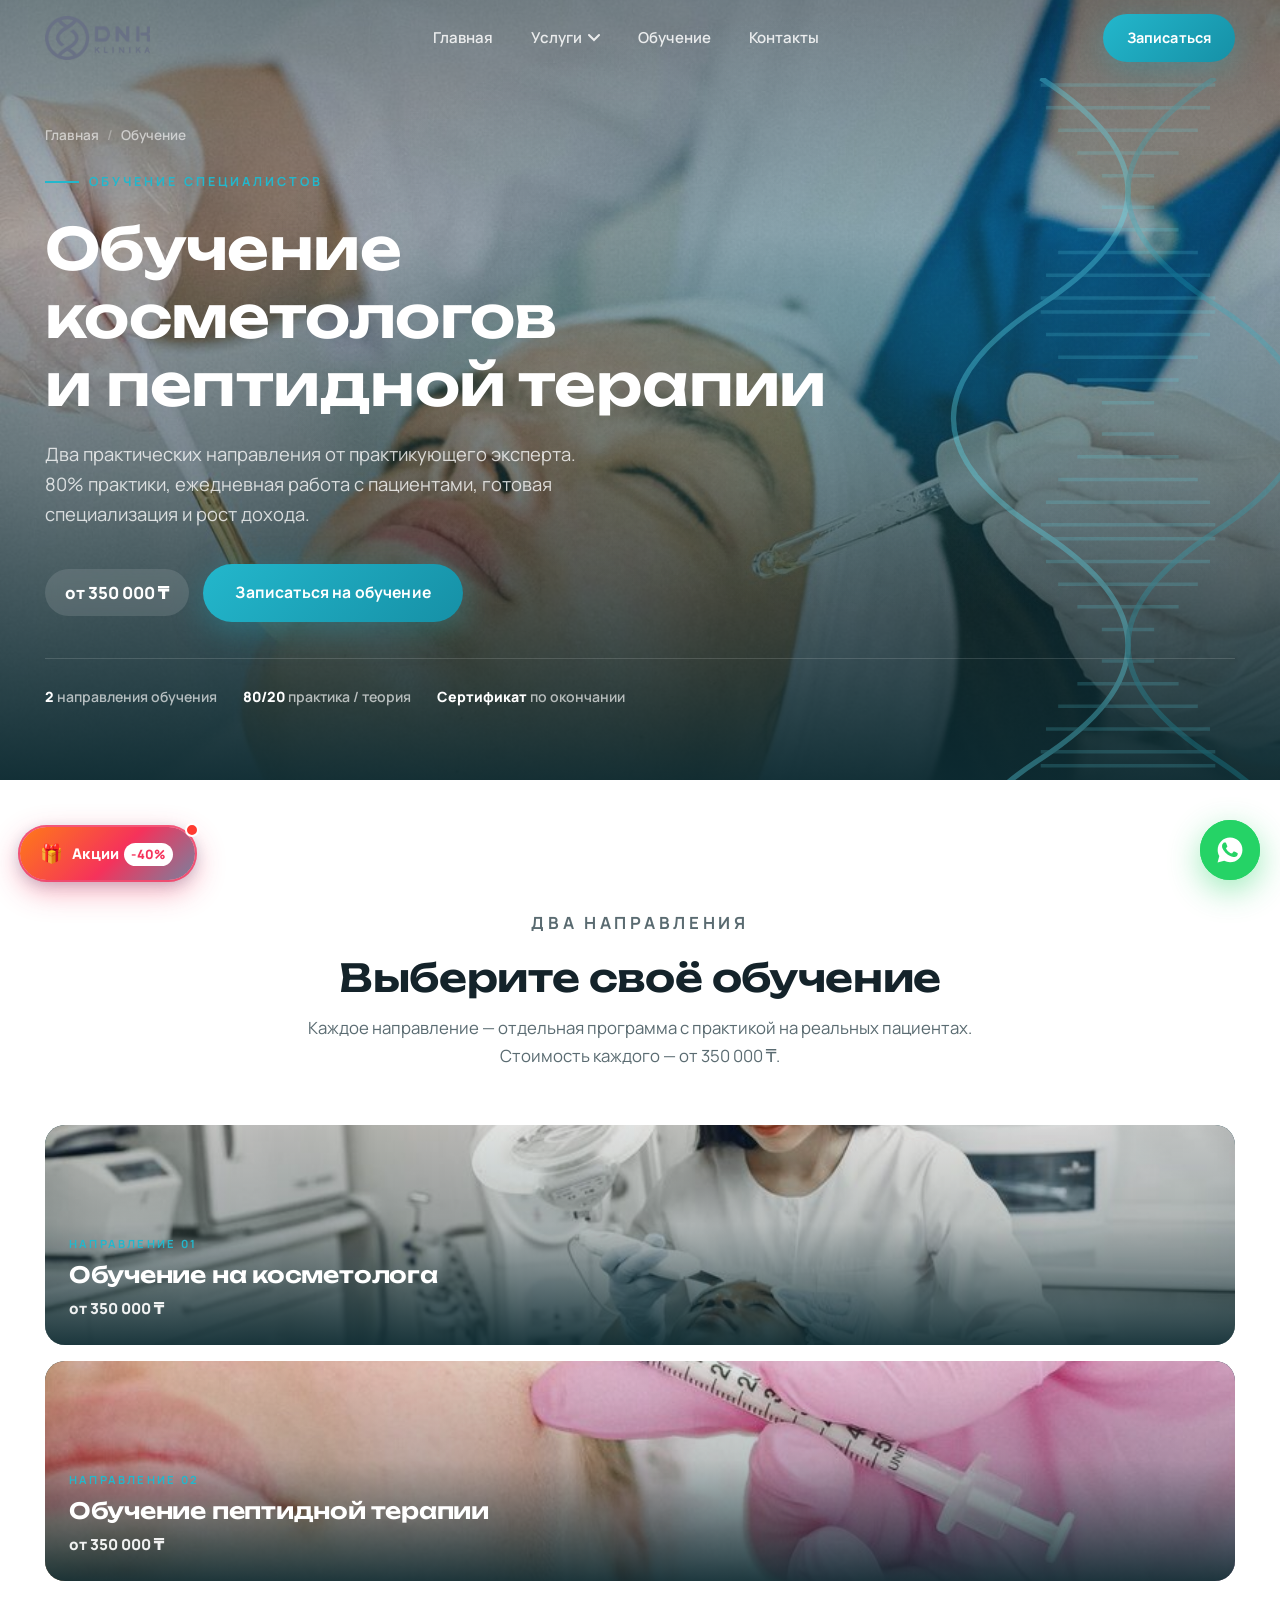
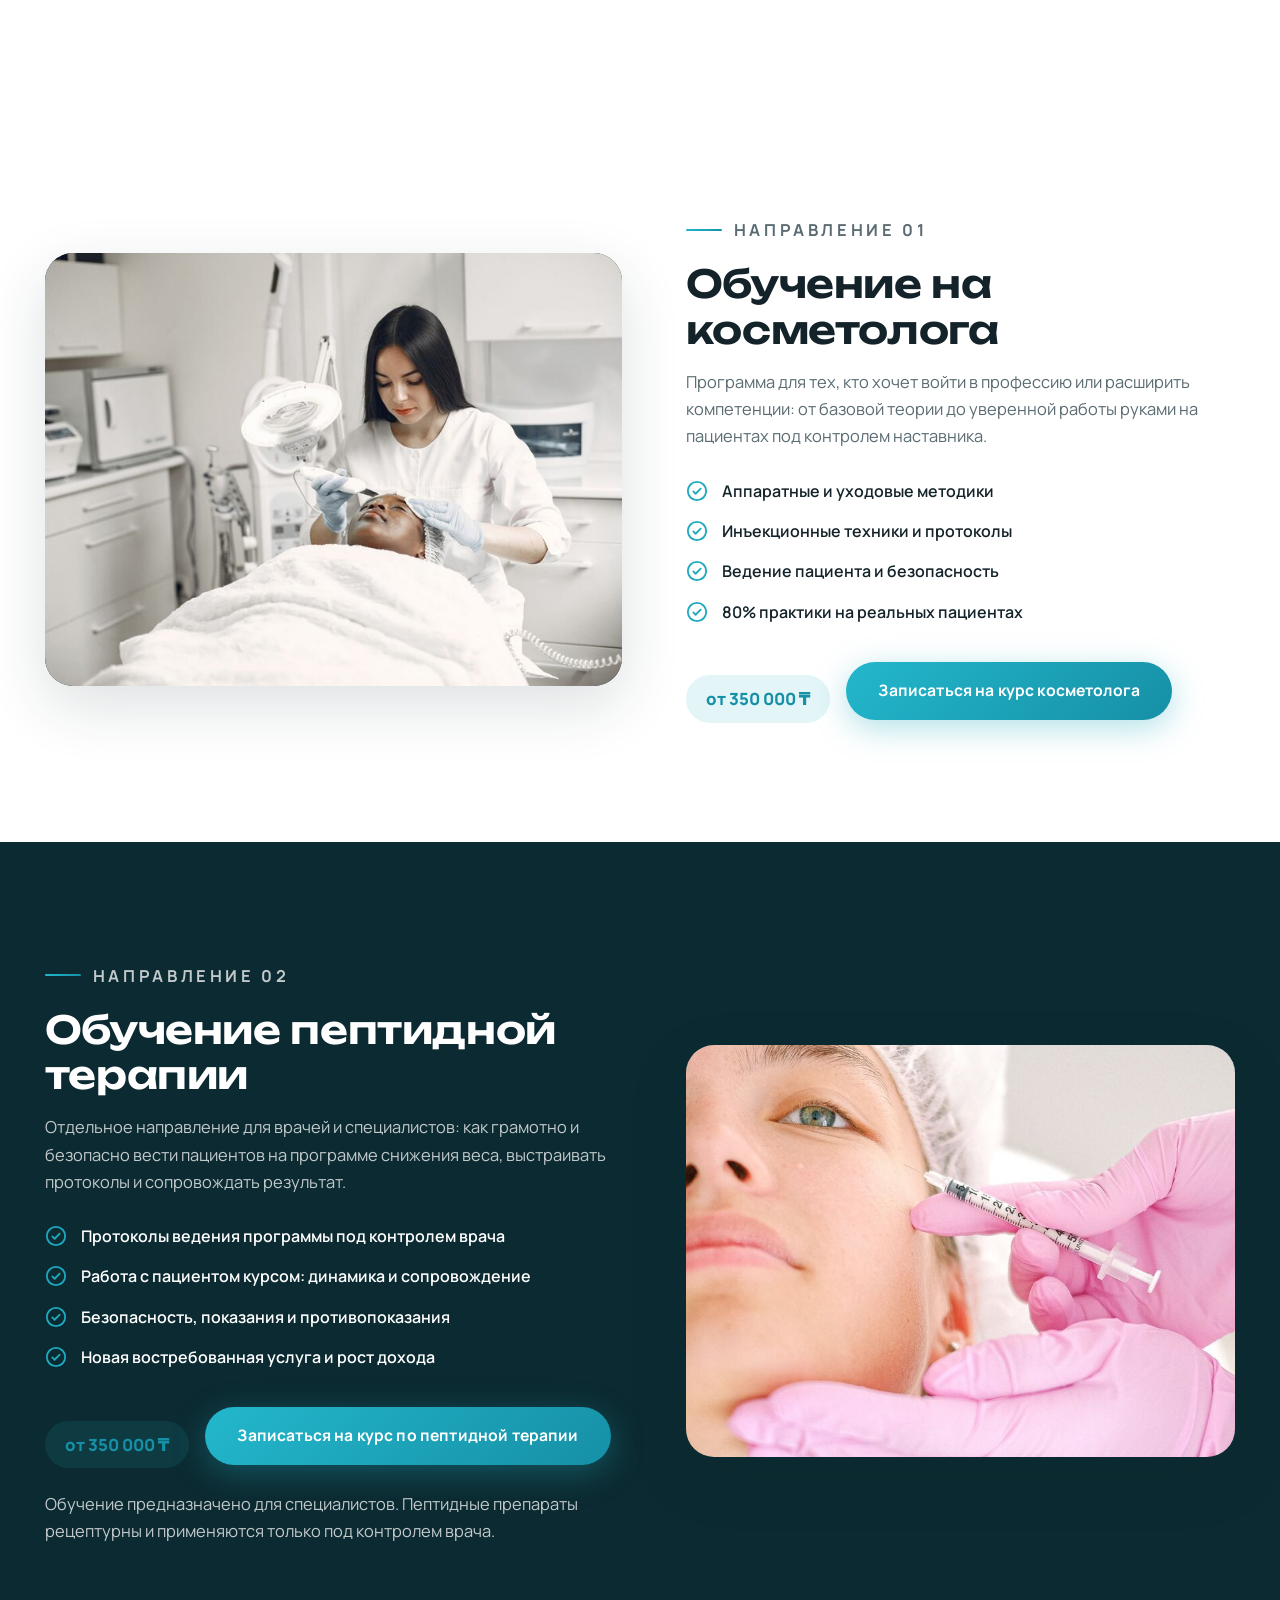
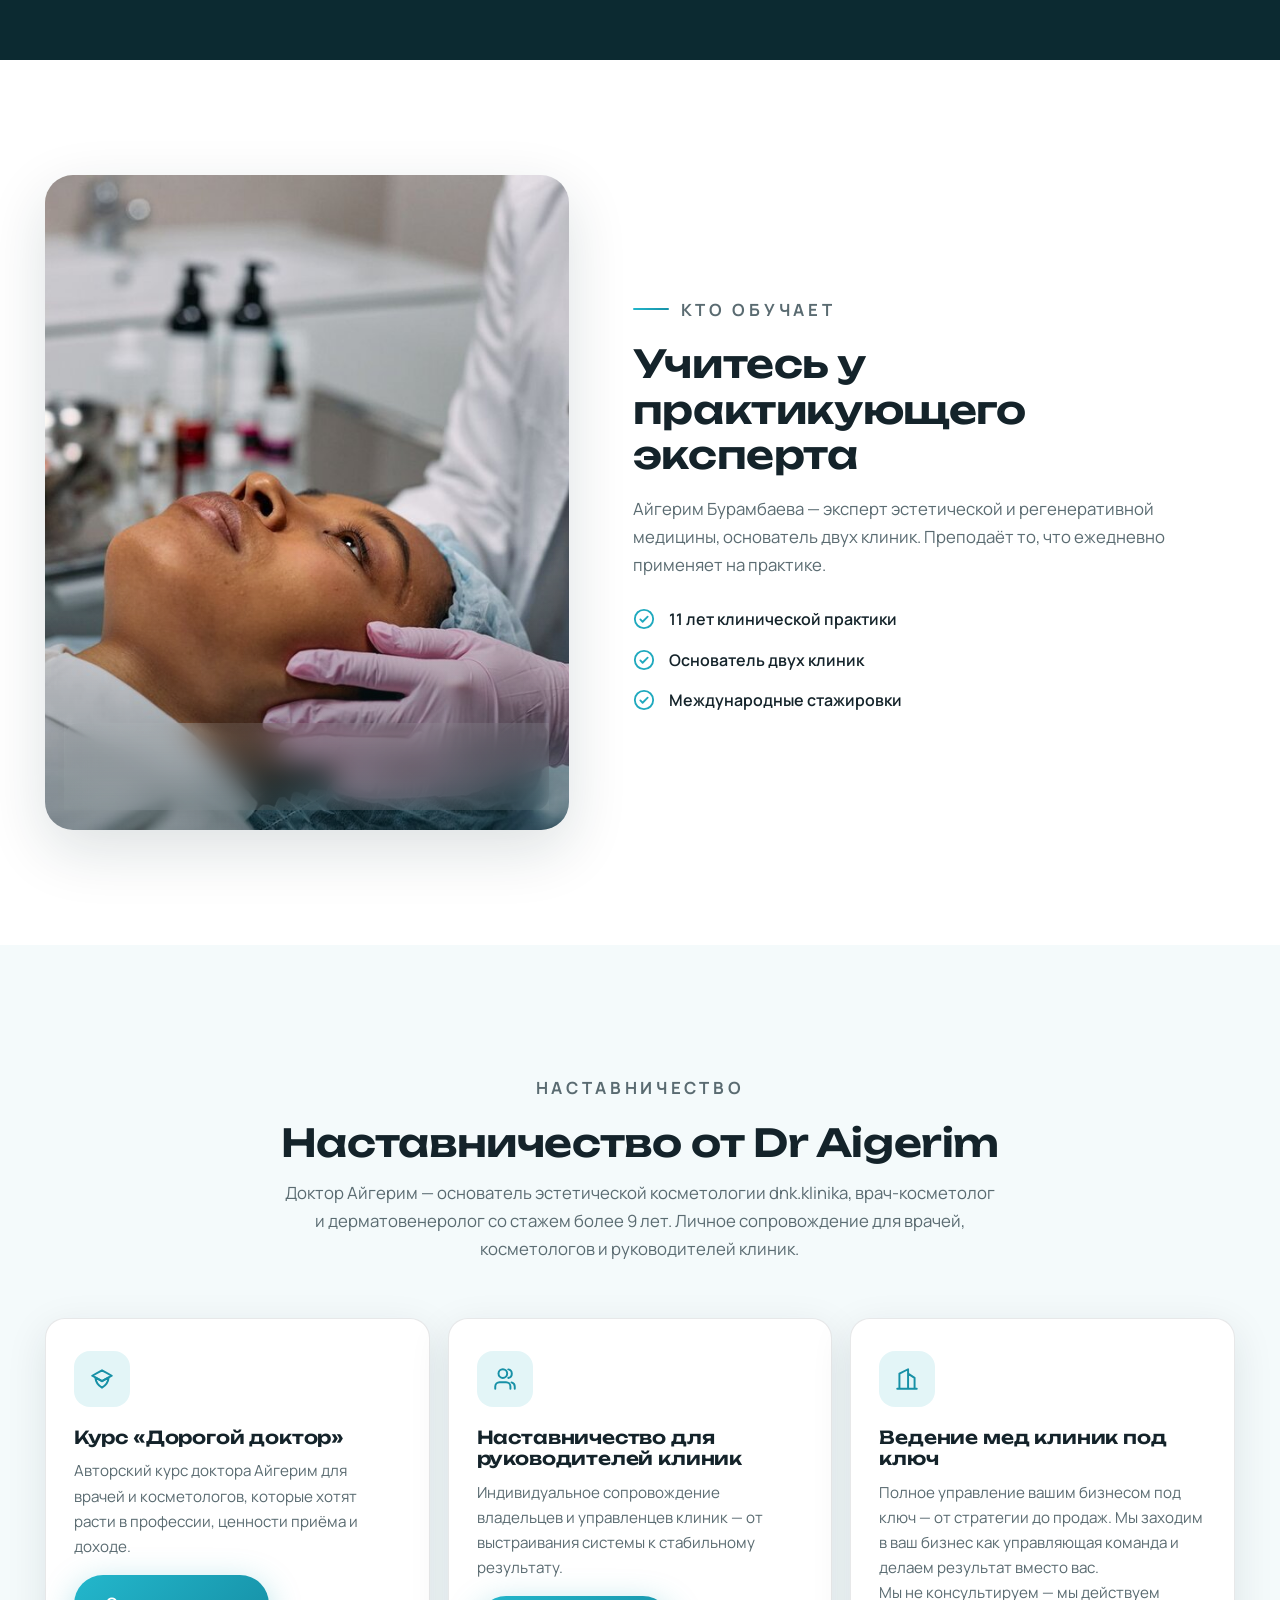
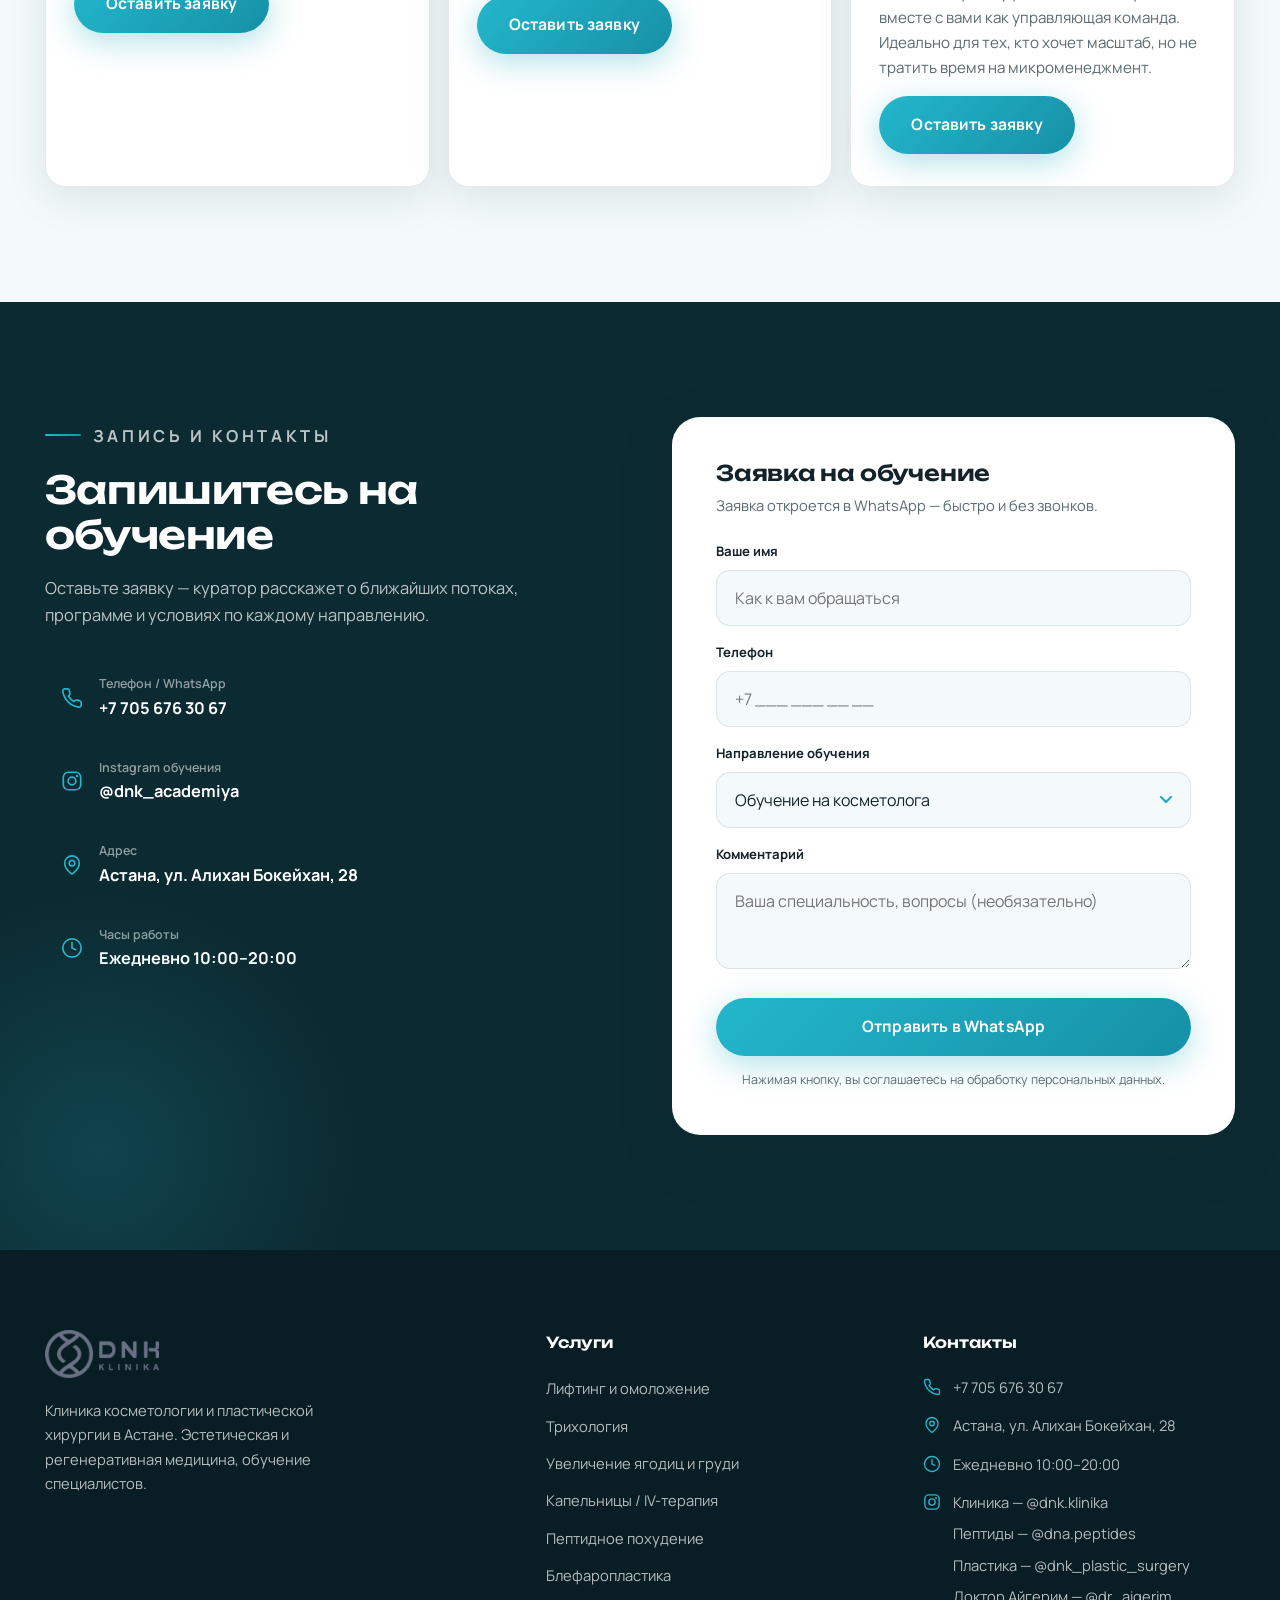
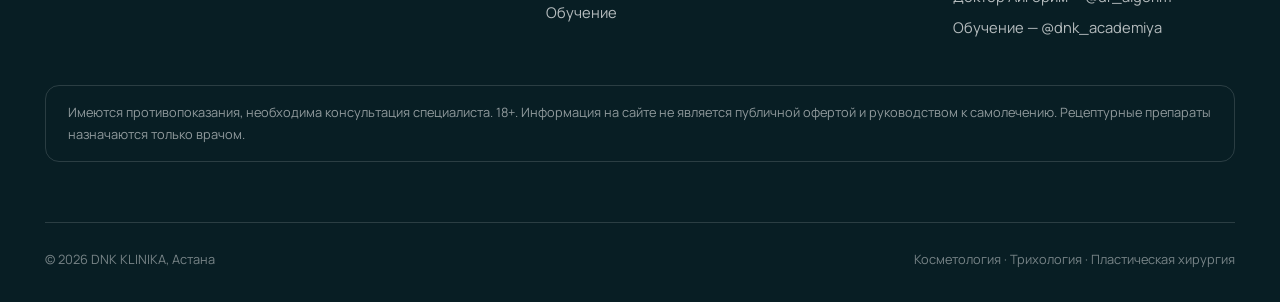
<file: obuchenie.html>
<!DOCTYPE html>
<html lang="ru">
<head>
<meta charset="UTF-8">
<meta name="viewport" content="width=device-width, initial-scale=1.0">
<title>Обучение косметологов и пептидной терапии — DNK KLINIKA | Астана</title>
<meta name="description" content="Обучение в DNK KLINIKA (Астана): курс косметолога и курс по пептидной терапии — от 350 000 ₸. 80% практики, ежедневная работа с пациентами, спикер — доктор Айгерим Бурамбаева.">
<link rel="canonical" href="https://dnk.dnk-klinika.kz/obuchenie.html">
<meta name="theme-color" content="#0C2A31">
<meta property="og:type" content="website">
<meta property="og:title" content="Обучение косметологов и пептидной терапии — DNK KLINIKA">
<meta property="og:description" content="Два направления обучения от 350 000 ₸: косметолог и пептидная терапия. 80% практики, спикер — доктор Айгерим Бурамбаева.">
<meta property="og:image" content="https://dnk.dnk-klinika.kz/assets/og-image.jpg">
<meta property="og:url" content="https://dnk.dnk-klinika.kz/obuchenie.html">
<meta property="og:locale" content="ru_RU">
<link rel="icon" type="image/svg+xml" href="assets/favicon.svg">
<link rel="preconnect" href="https://fonts.googleapis.com">
<link rel="preconnect" href="https://fonts.gstatic.com" crossorigin>
<link href="https://fonts.googleapis.com/css2?family=Manrope:wght@400;600;700;800&family=Unbounded:wght@400;500;600;700&display=swap" rel="stylesheet">
<link rel="stylesheet" href="styles.css?v=4">
  <!-- Google tag (gtag.js) -->
  <script async src="https://www.googletagmanager.com/gtag/js?id=AW-11219341786"></script>
  <script>
    window.dataLayer = window.dataLayer || [];
    function gtag(){dataLayer.push(arguments);}
    gtag('js', new Date());
    gtag('config', 'AW-11219341786');
  </script>
</head>
<body>

<header class="header">
  <div class="container header__in">
    <a class="header__logo" href="index.html" aria-label="DNK KLINIKA — на главную">
      <img src="assets/logo.png" alt="DNK KLINIKA — логотип" width="160" height="44">
    </a>
    <nav class="nav" aria-label="Основное меню">
      <a href="index.html">Главная</a>
      <div class="nav__drop">
        <button class="nav__drop-btn" type="button" aria-haspopup="true">Услуги
          <svg viewBox="0 0 12 8" fill="none" aria-hidden="true"><path d="M1 1l5 5 5-5" stroke="currentColor" stroke-width="2" stroke-linecap="round"/></svg>
        </button>
        <div class="nav__menu">
          <a href="kosmetologiya.html">Косметология: лифтинг и омоложение</a>
          <a href="trihologiya.html">Трихология</a>
          <a href="uvelichenie.html">Увеличение ягодиц и груди</a>
          <a href="kapelnicy.html">Капельницы / IV-терапия</a>
          <a href="pohudenie.html">Пептидное похудение</a>
          <a href="blefaroplastika.html">Блефаропластика</a>
        </div>
      </div>
      <a href="obuchenie.html">Обучение</a>
      <a href="#zapis">Контакты</a>
    </nav>
    <div class="header__cta">
      <a class="btn btn--primary" href="https://wa.me/77056763067" target="_blank" rel="noopener">Записаться</a>
    </div>
    <button class="burger" type="button" aria-label="Открыть меню" aria-expanded="false"><span></span><span></span><span></span></button>
  </div>
</header>

<nav class="mnav" aria-label="Мобильное меню">
  <p class="mnav__label">DNK KLINIKA · Астана</p>
  <a href="index.html">Главная</a>
  <a href="kosmetologiya.html">Лифтинг и омоложение</a>
  <a href="trihologiya.html">Трихология</a>
  <a href="uvelichenie.html">Увеличение ягодиц и груди</a>
  <a href="kapelnicy.html">Капельницы / IV-терапия</a>
  <a href="pohudenie.html">Пептидное похудение</a>
  <a href="blefaroplastika.html">Блефаропластика</a>
  <a href="obuchenie.html">Обучение</a>
  <a href="#zapis">Контакты</a>
  <a class="btn btn--primary" href="https://wa.me/77056763067" target="_blank" rel="noopener">Записаться в WhatsApp</a>
</nav>

<main>

<!-- HERO -->
<section class="hero hero--page" id="obuchenie">
  <div class="hero__media">
    <img src="assets/gallery.jpg" alt="Обучение косметологов в DNK KLINIKA — практика на пациентах" fetchpriority="high">
  </div>
  <div class="hero__overlay"></div>
  <svg class="dna-motif" viewBox="0 0 220 520" fill="none" aria-hidden="true">
    <defs>
      <g id="dnaRungs" stroke="rgba(94,224,242,.5)" stroke-width="2">
        <line x1="60" y1="4" x2="160" y2="4"/><line x1="63" y1="17" x2="157" y2="17"/>
        <line x1="70" y1="30" x2="150" y2="30"/><line x1="81" y1="43" x2="139" y2="43"/>
        <line x1="95" y1="56" x2="125" y2="56"/><line x1="95" y1="74" x2="125" y2="74"/>
        <line x1="81" y1="87" x2="139" y2="87"/><line x1="70" y1="100" x2="150" y2="100"/>
        <line x1="63" y1="113" x2="157" y2="113"/><line x1="60" y1="126" x2="160" y2="126"/>
      </g>
    </defs>
    <use href="#dnaRungs"/><use href="#dnaRungs" y="130"/><use href="#dnaRungs" y="260"/><use href="#dnaRungs" y="390"/>
    <path d="M60 0 Q160 65 60 130 T60 260 T60 390 T60 520" stroke="#5EE0F2" stroke-width="3"/>
    <path d="M160 0 Q60 65 160 130 T160 260 T160 390 T160 520" stroke="#23B7CC" stroke-width="3" opacity=".7"/>
  </svg>
  <div class="container hero__in">
    <p class="hero__breadcrumb"><a href="index.html">Главная</a><span>/</span>Обучение</p>
    <p class="hero__kicker">Обучение специалистов</p>
    <h1>Обучение косметологов и&nbsp;пептидной терапии</h1>
    <p class="hero__sub">Два практических направления от практикующего эксперта. 80% практики, ежедневная работа с пациентами, готовая специализация и рост дохода.</p>
    <div class="hero__cta">
      <span class="price-chip">от 350 000 ₸</span>
      <a class="btn btn--primary" href="#zapis">Записаться на обучение</a>
    </div>
    <div class="hero__meta">
      <span><b>2</b> направления обучения</span>
      <span><b>80/20</b> практика / теория</span>
      <span><b>Сертификат</b> по окончании</span>
    </div>
  </div>
</section>

<!-- ВЫБОР НАПРАВЛЕНИЯ -->
<section class="section section--white">
  <div class="container">
    <div class="sec-head sec-head--center rv">
      <p class="kicker">Два направления</p>
      <h2>Выберите своё обучение</h2>
      <p>Каждое направление — отдельная программа с практикой на реальных пациентах. Стоимость каждого — от 350 000 ₸.</p>
    </div>
    <div class="ba-grid rv" style="grid-template-columns:repeat(auto-fit,minmax(280px,1fr))">
      <a class="svc-card svc-card--wide" href="#kosmetolog" style="min-height:220px">
        <div class="svc-card__media"><img src="assets/services/cosm.jpg" alt="Обучение на косметолога" loading="lazy"></div>
        <div class="svc-card__body">
          <span class="svc-card__tag">Направление 01</span>
          <h3 class="svc-card__title">Обучение на косметолога</h3>
          <span class="svc-card__price">от 350 000 ₸</span>
        </div>
      </a>
      <a class="svc-card svc-card--wide" href="#peptidnoe" style="min-height:220px">
        <div class="svc-card__media"><img src="assets/services/lipolit.jpg" alt="Обучение пептидной терапии" loading="lazy"></div>
        <div class="svc-card__body">
          <span class="svc-card__tag">Направление 02</span>
          <h3 class="svc-card__title">Обучение пептидной терапии</h3>
          <span class="svc-card__price">от 350 000 ₸</span>
        </div>
      </a>
    </div>
  </div>
</section>

<!-- НАПРАВЛЕНИЕ 01 — КОСМЕТОЛОГ -->
<section class="section section--white proc" id="kosmetolog">
  <div class="container">
    <div class="proc__grid">
      <div class="proc__media rv">
        <img src="assets/services/cosm.jpg" alt="Практическое обучение на косметолога в DNK KLINIKA" loading="lazy">
      </div>
      <div class="proc__body rv rv-d1">
        <p class="kicker">Направление 01</p>
        <h2>Обучение на косметолога</h2>
        <p>Программа для тех, кто хочет войти в профессию или расширить компетенции: от базовой теории до уверенной работы руками на пациентах под контролем наставника.</p>
        <ul class="doctor__list">
          <li><svg viewBox="0 0 24 24" fill="none" aria-hidden="true"><circle cx="12" cy="12" r="10" stroke="currentColor" stroke-width="2"/><path d="M8 12.5l2.5 2.5L16 9.5" stroke="currentColor" stroke-width="2" stroke-linecap="round" stroke-linejoin="round"/></svg>Аппаратные и уходовые методики</li>
          <li><svg viewBox="0 0 24 24" fill="none" aria-hidden="true"><circle cx="12" cy="12" r="10" stroke="currentColor" stroke-width="2"/><path d="M8 12.5l2.5 2.5L16 9.5" stroke="currentColor" stroke-width="2" stroke-linecap="round" stroke-linejoin="round"/></svg>Инъекционные техники и протоколы</li>
          <li><svg viewBox="0 0 24 24" fill="none" aria-hidden="true"><circle cx="12" cy="12" r="10" stroke="currentColor" stroke-width="2"/><path d="M8 12.5l2.5 2.5L16 9.5" stroke="currentColor" stroke-width="2" stroke-linecap="round" stroke-linejoin="round"/></svg>Ведение пациента и безопасность</li>
          <li><svg viewBox="0 0 24 24" fill="none" aria-hidden="true"><circle cx="12" cy="12" r="10" stroke="currentColor" stroke-width="2"/><path d="M8 12.5l2.5 2.5L16 9.5" stroke="currentColor" stroke-width="2" stroke-linecap="round" stroke-linejoin="round"/></svg>80% практики на реальных пациентах</li>
        </ul>
        <div class="proc__cta">
          <span class="price-chip">от 350 000 ₸</span>
          <a class="btn btn--primary" href="#zapis">Записаться на курс косметолога</a>
        </div>
      </div>
    </div>
  </div>
</section>

<!-- НАПРАВЛЕНИЕ 02 — ПЕПТИДНОЕ ПОХУДЕНИЕ (тёмная секция — визуальное разделение) -->
<section class="section section--dark proc" id="peptidnoe">
  <div class="container">
    <div class="proc__grid proc__grid--flip">
      <div class="proc__media rv">
        <img src="assets/services/lipolit.jpg" alt="Обучение пептидной терапии — DNK KLINIKA" loading="lazy">
      </div>
      <div class="proc__body rv rv-d1">
        <p class="kicker">Направление 02</p>
        <h2>Обучение пептидной терапии</h2>
        <p>Отдельное направление для врачей и специалистов: как грамотно и безопасно вести пациентов на программе снижения веса, выстраивать протоколы и сопровождать результат.</p>
        <ul class="doctor__list">
          <li><svg viewBox="0 0 24 24" fill="none" aria-hidden="true"><circle cx="12" cy="12" r="10" stroke="currentColor" stroke-width="2"/><path d="M8 12.5l2.5 2.5L16 9.5" stroke="currentColor" stroke-width="2" stroke-linecap="round" stroke-linejoin="round"/></svg>Протоколы ведения программы под контролем врача</li>
          <li><svg viewBox="0 0 24 24" fill="none" aria-hidden="true"><circle cx="12" cy="12" r="10" stroke="currentColor" stroke-width="2"/><path d="M8 12.5l2.5 2.5L16 9.5" stroke="currentColor" stroke-width="2" stroke-linecap="round" stroke-linejoin="round"/></svg>Работа с пациентом курсом: динамика и сопровождение</li>
          <li><svg viewBox="0 0 24 24" fill="none" aria-hidden="true"><circle cx="12" cy="12" r="10" stroke="currentColor" stroke-width="2"/><path d="M8 12.5l2.5 2.5L16 9.5" stroke="currentColor" stroke-width="2" stroke-linecap="round" stroke-linejoin="round"/></svg>Безопасность, показания и противопоказания</li>
          <li><svg viewBox="0 0 24 24" fill="none" aria-hidden="true"><circle cx="12" cy="12" r="10" stroke="currentColor" stroke-width="2"/><path d="M8 12.5l2.5 2.5L16 9.5" stroke="currentColor" stroke-width="2" stroke-linecap="round" stroke-linejoin="round"/></svg>Новая востребованная услуга и рост дохода</li>
        </ul>
        <div class="proc__cta">
          <span class="price-chip">от 350 000 ₸</span>
          <a class="btn btn--primary" href="#zapis">Записаться на курс по пептидной терапии</a>
        </div>
        <p class="proc__note">Обучение предназначено для специалистов. Пептидные препараты рецептурны и применяются только под контролем врача.</p>
      </div>
    </div>
  </div>
</section>

<!-- СПИКЕР -->
<section class="section section--white">
  <div class="container doctor">
    <div class="doctor__photo rv">
      <img src="assets/about.jpg" alt="Доктор Айгерим Бурамбаева — спикер обучения" loading="lazy">
      <div class="doctor__badge">
        <b>Доктор Айгерим Бурамбаева</b>
        <span>спикер, врач-эксперт</span>
      </div>
    </div>
    <div class="doctor__body rv rv-d1">
      <p class="kicker">Кто обучает</p>
      <h2>Учитесь у практикующего эксперта</h2>
      <p>Айгерим Бурамбаева — эксперт эстетической и регенеративной медицины, основатель двух клиник. Преподаёт то, что ежедневно применяет на практике.</p>
      <ul class="doctor__list">
        <li><svg viewBox="0 0 24 24" fill="none" aria-hidden="true"><circle cx="12" cy="12" r="10" stroke="currentColor" stroke-width="2"/><path d="M8 12.5l2.5 2.5L16 9.5" stroke="currentColor" stroke-width="2" stroke-linecap="round" stroke-linejoin="round"/></svg>11 лет клинической практики</li>
        <li><svg viewBox="0 0 24 24" fill="none" aria-hidden="true"><circle cx="12" cy="12" r="10" stroke="currentColor" stroke-width="2"/><path d="M8 12.5l2.5 2.5L16 9.5" stroke="currentColor" stroke-width="2" stroke-linecap="round" stroke-linejoin="round"/></svg>Основатель двух клиник</li>
        <li><svg viewBox="0 0 24 24" fill="none" aria-hidden="true"><circle cx="12" cy="12" r="10" stroke="currentColor" stroke-width="2"/><path d="M8 12.5l2.5 2.5L16 9.5" stroke="currentColor" stroke-width="2" stroke-linecap="round" stroke-linejoin="round"/></svg>Международные стажировки</li>
      </ul>
    </div>
  </div>
</section>

<!-- НАСТАВНИЧЕСТВО ОТ DR AIGERIM -->
<section class="section" id="nastavnichestvo">
  <div class="container">
    <div class="sec-head sec-head--center rv">
      <p class="kicker">Наставничество</p>
      <h2>Наставничество от Dr Aigerim</h2>
      <p>Доктор Айгерим — основатель эстетической косметологии dnk.klinika, врач-косметолог и дерматовенеролог со стажем более 9 лет. Личное сопровождение для врачей, косметологов и руководителей клиник.</p>
    </div>
    <div class="icards">
      <div class="icard rv">
        <div class="icard__ico"><svg viewBox="0 0 24 24" fill="none" aria-hidden="true"><path d="M12 14l9-5-9-5-9 5 9 5z" stroke="currentColor" stroke-width="1.8" stroke-linejoin="round"/><path d="M12 14l6.16-3.42A12 12 0 0112 20a12 12 0 01-6.16-9.42L12 14z" stroke="currentColor" stroke-width="1.8" stroke-linejoin="round"/></svg></div>
        <h3>Курс «Дорогой доктор»</h3>
        <p>Авторский курс доктора Айгерим для врачей и косметологов, которые хотят расти в профессии, ценности приёма и доходе.</p>
        <p style="margin-top:16px"><a class="btn btn--primary" href="https://wa.me/77056763067?text=%D0%97%D0%B4%D1%80%D0%B0%D0%B2%D1%81%D1%82%D0%B2%D1%83%D0%B9%D1%82%D0%B5%21%20%D0%98%D0%BD%D1%82%D0%B5%D1%80%D0%B5%D1%81%D1%83%D0%B5%D1%82%20%D0%BA%D1%83%D1%80%D1%81%20%C2%AB%D0%94%D0%BE%D1%80%D0%BE%D0%B3%D0%BE%D0%B9%20%D0%B4%D0%BE%D0%BA%D1%82%D0%BE%D1%80%C2%BB%20%D0%BE%D1%82%20Dr%20Aigerim." target="_blank" rel="noopener">Оставить заявку</a></p>
      </div>
      <div class="icard rv rv-d1">
        <div class="icard__ico"><svg viewBox="0 0 24 24" fill="none" aria-hidden="true"><path d="M17 21v-2a4 4 0 00-4-4H7a4 4 0 00-4 4v2M21 21v-2a4 4 0 00-3-3.87M15 3.13A4 4 0 0115 11" stroke="currentColor" stroke-width="1.8" stroke-linecap="round" stroke-linejoin="round"/><circle cx="10" cy="7" r="4" stroke="currentColor" stroke-width="1.8"/></svg></div>
        <h3>Наставничество для руководителей клиник</h3>
        <p>Индивидуальное сопровождение владельцев и управленцев клиник — от выстраивания системы к стабильному результату.</p>
        <p style="margin-top:16px"><a class="btn btn--primary" href="https://wa.me/77056763067?text=%D0%97%D0%B4%D1%80%D0%B0%D0%B2%D1%81%D1%82%D0%B2%D1%83%D0%B9%D1%82%D0%B5%21%20%D0%98%D0%BD%D1%82%D0%B5%D1%80%D0%B5%D1%81%D1%83%D0%B5%D1%82%20%D0%BD%D0%B0%D1%81%D1%82%D0%B0%D0%B2%D0%BD%D0%B8%D1%87%D0%B5%D1%81%D1%82%D0%B2%D0%BE%20%D0%B4%D0%BB%D1%8F%20%D1%80%D1%83%D0%BA%D0%BE%D0%B2%D0%BE%D0%B4%D0%B8%D1%82%D0%B5%D0%BB%D0%B5%D0%B9%20%D0%BA%D0%BB%D0%B8%D0%BD%D0%B8%D0%BA." target="_blank" rel="noopener">Оставить заявку</a></p>
      </div>
      <div class="icard rv rv-d2">
        <div class="icard__ico"><svg viewBox="0 0 24 24" fill="none" aria-hidden="true"><path d="M3 21h18M5 21V7l8-4v18M19 21V11l-6-4" stroke="currentColor" stroke-width="1.8" stroke-linecap="round" stroke-linejoin="round"/></svg></div>
        <h3>Ведение мед клиник под ключ</h3>
        <p>Полное управление вашим бизнесом под ключ — от стратегии до продаж. Мы заходим в ваш бизнес как управляющая команда и делаем результат вместо вас.</p>
        <p>Мы не консультируем — мы действуем вместе с вами как управляющая команда. Идеально для тех, кто хочет масштаб, но не тратить время на микроменеджмент.</p>
        <p style="margin-top:16px"><a class="btn btn--primary" href="https://wa.me/77056763067?text=%D0%97%D0%B4%D1%80%D0%B0%D0%B2%D1%81%D1%82%D0%B2%D1%83%D0%B9%D1%82%D0%B5%21%20%D0%98%D0%BD%D1%82%D0%B5%D1%80%D0%B5%D1%81%D1%83%D0%B5%D1%82%20%D0%B2%D0%B5%D0%B4%D0%B5%D0%BD%D0%B8%D0%B5%20%D0%BC%D0%B5%D0%B4%20%D0%BA%D0%BB%D0%B8%D0%BD%D0%B8%D0%BA%D0%B8%20%D0%BF%D0%BE%D0%B4%20%D0%BA%D0%BB%D1%8E%D1%87." target="_blank" rel="noopener">Оставить заявку</a></p>
      </div>
    </div>
  </div>
</section>

<!-- ЗАПИСЬ -->
<section class="section section--dark booking" id="zapis">
  <div class="container booking__grid">
    <div class="booking__info rv" id="kontakty">
      <p class="kicker">Запись и контакты</p>
      <h2>Запишитесь на обучение</h2>
      <p>Оставьте заявку — куратор расскажет о ближайших потоках, программе и условиях по каждому направлению.</p>
      <ul class="contact-list">
        <li><a href="tel:+77056763067"><svg viewBox="0 0 24 24" fill="none" aria-hidden="true"><path d="M22 16.9v3a2 2 0 01-2.2 2A19.8 19.8 0 012 4.2 2 2 0 014 2h3a2 2 0 012 1.7c.13.96.36 1.9.7 2.8a2 2 0 01-.45 2.1L8.1 9.8a16 16 0 006.1 6.1l1.2-1.15a2 2 0 012.1-.45c.9.34 1.84.57 2.8.7A2 2 0 0122 16.9z" stroke="currentColor" stroke-width="1.8" stroke-linecap="round" stroke-linejoin="round"/></svg><span><small>Телефон / WhatsApp</small><b>+7 705 676 30 67</b></span></a></li>
        <li><a href="https://instagram.com/dnk_academiya" target="_blank" rel="noopener"><svg viewBox="0 0 24 24" fill="none" aria-hidden="true"><rect x="2.5" y="2.5" width="19" height="19" rx="5.5" stroke="currentColor" stroke-width="1.8"/><circle cx="12" cy="12" r="4.2" stroke="currentColor" stroke-width="1.8"/><circle cx="17.4" cy="6.6" r="1.3" fill="currentColor"/></svg><span><small>Instagram обучения</small><b>@dnk_academiya</b></span></a></li>
        <li><a href="https://2gis.kz/astana/search/%D0%90%D0%BB%D0%B8%D1%85%D0%B0%D0%BD%20%D0%91%D0%BE%D0%BA%D0%B5%D0%B9%D1%85%D0%B0%D0%BD%2028" target="_blank" rel="noopener"><svg viewBox="0 0 24 24" fill="none" aria-hidden="true"><path d="M20 10c0 6-8 12-8 12S4 16 4 10a8 8 0 1116 0z" stroke="currentColor" stroke-width="1.8"/><circle cx="12" cy="10" r="3" stroke="currentColor" stroke-width="1.8"/></svg><span><small>Адрес</small><b>Астана, ул. Алихан Бокейхан, 28</b></span></a></li>
        <li><span><svg viewBox="0 0 24 24" fill="none" aria-hidden="true"><circle cx="12" cy="12" r="10" stroke="currentColor" stroke-width="1.8"/><path d="M12 6v6l4 2" stroke="currentColor" stroke-width="1.8" stroke-linecap="round"/></svg><span><small>Часы работы</small><b>Ежедневно 10:00–20:00</b></span></span></li>
      </ul>
    </div>
    <div class="form-card rv rv-d1">
      <h3>Заявка на обучение</h3>
      <p>Заявка откроется в WhatsApp — быстро и без звонков.</p>
      <form data-booking novalidate>
        <div class="field">
          <label for="f-name">Ваше имя</label>
          <input id="f-name" name="name" type="text" placeholder="Как к вам обращаться" required>
        </div>
        <div class="field">
          <label for="f-phone">Телефон</label>
          <input id="f-phone" name="phone" type="tel" placeholder="+7 ___ ___ __ __" required>
        </div>
        <div class="field">
          <label for="f-service">Направление обучения</label>
          <select id="f-service" name="service">
            <option value="Обучение — на косметолога" selected>Обучение на косметолога</option>
            <option value="Обучение — пептидная терапия">Обучение пептидной терапии</option>
          </select>
        </div>
        <div class="field">
          <label for="f-comment">Комментарий</label>
          <textarea id="f-comment" name="comment" placeholder="Ваша специальность, вопросы (необязательно)"></textarea>
        </div>
        <button class="btn btn--primary" type="submit">Отправить в WhatsApp</button>
        <p class="form-note">Нажимая кнопку, вы соглашаетесь на обработку персональных данных.</p>
      </form>
      <div class="form-success">
        <svg viewBox="0 0 24 24" fill="none" aria-hidden="true"><circle cx="12" cy="12" r="10" stroke="currentColor" stroke-width="2"/><path d="M8 12.5l2.5 2.5L16 9.5" stroke="currentColor" stroke-width="2" stroke-linecap="round" stroke-linejoin="round"/></svg>
        <b>Спасибо! Заявка сформирована</b>
        <p>Мы открыли WhatsApp с вашим сообщением — отправьте его, и куратор ответит в ближайшее время.</p>
      </div>
    </div>
  </div>
</section>

</main>

<footer class="footer">
  <div class="container">
    <div class="footer__grid">
      <div>
        <a class="footer__logo" href="index.html"><img src="assets/logo.png" alt="DNK KLINIKA" loading="lazy"></a>
        <p class="footer__about">Клиника косметологии и пластической хирургии в Астане. Эстетическая и регенеративная медицина, обучение специалистов.</p>
      </div>
      <div class="footer__col">
        <h4>Услуги</h4>
        <ul>
          <li><a href="kosmetologiya.html">Лифтинг и омоложение</a></li>
          <li><a href="trihologiya.html">Трихология</a></li>
          <li><a href="uvelichenie.html">Увеличение ягодиц и груди</a></li>
          <li><a href="kapelnicy.html">Капельницы / IV-терапия</a></li>
          <li><a href="pohudenie.html">Пептидное похудение</a></li>
          <li><a href="blefaroplastika.html">Блефаропластика</a></li>
          <li><a href="obuchenie.html">Обучение</a></li>
        </ul>
      </div>
      <div>
        <h4>Контакты</h4>
        <ul class="footer__contacts">
          <li><svg viewBox="0 0 24 24" fill="none" aria-hidden="true"><path d="M22 16.9v3a2 2 0 01-2.2 2A19.8 19.8 0 012 4.2 2 2 0 014 2h3a2 2 0 012 1.7c.13.96.36 1.9.7 2.8a2 2 0 01-.45 2.1L8.1 9.8a16 16 0 006.1 6.1l1.2-1.15a2 2 0 012.1-.45c.9.34 1.84.57 2.8.7A2 2 0 0122 16.9z" stroke="currentColor" stroke-width="1.8" stroke-linecap="round" stroke-linejoin="round"/></svg><a href="tel:+77056763067">+7 705 676 30 67</a></li>
          <li><svg viewBox="0 0 24 24" fill="none" aria-hidden="true"><path d="M20 10c0 6-8 12-8 12S4 16 4 10a8 8 0 1116 0z" stroke="currentColor" stroke-width="1.8"/><circle cx="12" cy="10" r="3" stroke="currentColor" stroke-width="1.8"/></svg><span>Астана, ул. Алихан Бокейхан, 28</span></li>
          <li><svg viewBox="0 0 24 24" fill="none" aria-hidden="true"><circle cx="12" cy="12" r="10" stroke="currentColor" stroke-width="1.8"/><path d="M12 6v6l4 2" stroke="currentColor" stroke-width="1.8" stroke-linecap="round"/></svg><span>Ежедневно 10:00–20:00</span></li>
          <li class="footer__ig"><svg viewBox="0 0 24 24" fill="none" aria-hidden="true"><rect x="2.5" y="2.5" width="19" height="19" rx="5.5" stroke="currentColor" stroke-width="1.8"/><circle cx="12" cy="12" r="4.2" stroke="currentColor" stroke-width="1.8"/><circle cx="17.4" cy="6.6" r="1.3" fill="currentColor"/></svg><span class="footer__ig-list"><a data-ig href="https://www.instagram.com/dnk.klinika" target="_blank" rel="noopener">Клиника — @dnk.klinika</a><a data-ig href="https://www.instagram.com/dna.peptides/" target="_blank" rel="noopener">Пептиды — @dna.peptides</a><a data-ig href="https://www.instagram.com/dnk_plastic_surgery/" target="_blank" rel="noopener">Пластика — @dnk_plastic_surgery</a><a data-ig href="https://www.instagram.com/dr_aigerim" target="_blank" rel="noopener">Доктор Айгерим — @dr_aigerim</a><a data-ig href="https://instagram.com/dnk_academiya" target="_blank" rel="noopener">Обучение — @dnk_academiya</a></span></li>
        </ul>
      </div>
    </div>
    <p class="footer__disclaimer">Имеются противопоказания, необходима консультация специалиста. 18+. Информация на сайте не является публичной офертой и руководством к самолечению. Рецептурные препараты назначаются только врачом.</p>
    <div class="footer__bottom">
      <span>© 2026 DNK KLINIKA, Астана</span>
      <span>Косметология · Трихология · Пластическая хирургия</span>
    </div>
  </div>
</footer>

<a class="wa-float" href="https://wa.me/77056763067" target="_blank" rel="noopener" aria-label="Написать в WhatsApp">
  <svg viewBox="0 0 24 24" fill="currentColor" aria-hidden="true"><path d="M12.04 2c-5.46 0-9.9 4.44-9.9 9.9 0 1.75.46 3.45 1.32 4.95L2.05 22l5.3-1.39a9.87 9.87 0 004.69 1.19h.01c5.46 0 9.9-4.44 9.9-9.9 0-2.65-1.03-5.14-2.9-7.01A9.82 9.82 0 0012.04 2zm5.83 14.12c-.25.7-1.44 1.33-2 1.42-.53.08-1.2.11-1.94-.12-.45-.14-1.02-.33-1.76-.65-3.1-1.34-5.12-4.46-5.28-4.67-.15-.2-1.26-1.67-1.26-3.19 0-1.52.8-2.27 1.08-2.58.28-.31.62-.39.82-.39l.6.01c.19.01.44-.07.7.53.25.62.87 2.14.95 2.3.08.15.13.34.02.55-.1.2-.15.33-.31.51-.15.18-.32.4-.46.54-.15.15-.31.32-.13.63.18.31.8 1.32 1.72 2.14 1.18 1.05 2.18 1.38 2.49 1.53.31.15.49.13.67-.08.18-.2.77-.9.98-1.21.2-.31.41-.26.69-.15.28.1 1.79.84 2.1.99.31.16.51.23.59.36.07.13.07.72-.18 1.43z"/></svg>
</a>

<div class="lightbox" role="dialog" aria-label="Просмотр отзыва">
  <button class="lightbox__close" type="button" aria-label="Закрыть">×</button>
  <img alt="" src="[data-uri]">
</div>

<script>window.DNK_OFFERS=[
  {title:"Обучение косметолога",oldPrice:"350 000 ₸",newPrice:"250 000 ₸",badge:"Скидка"}
];</script>
<script src="promo.js?v=2"></script>
<script src="script.js?v=1"></script>
</body>
</html>
</file>
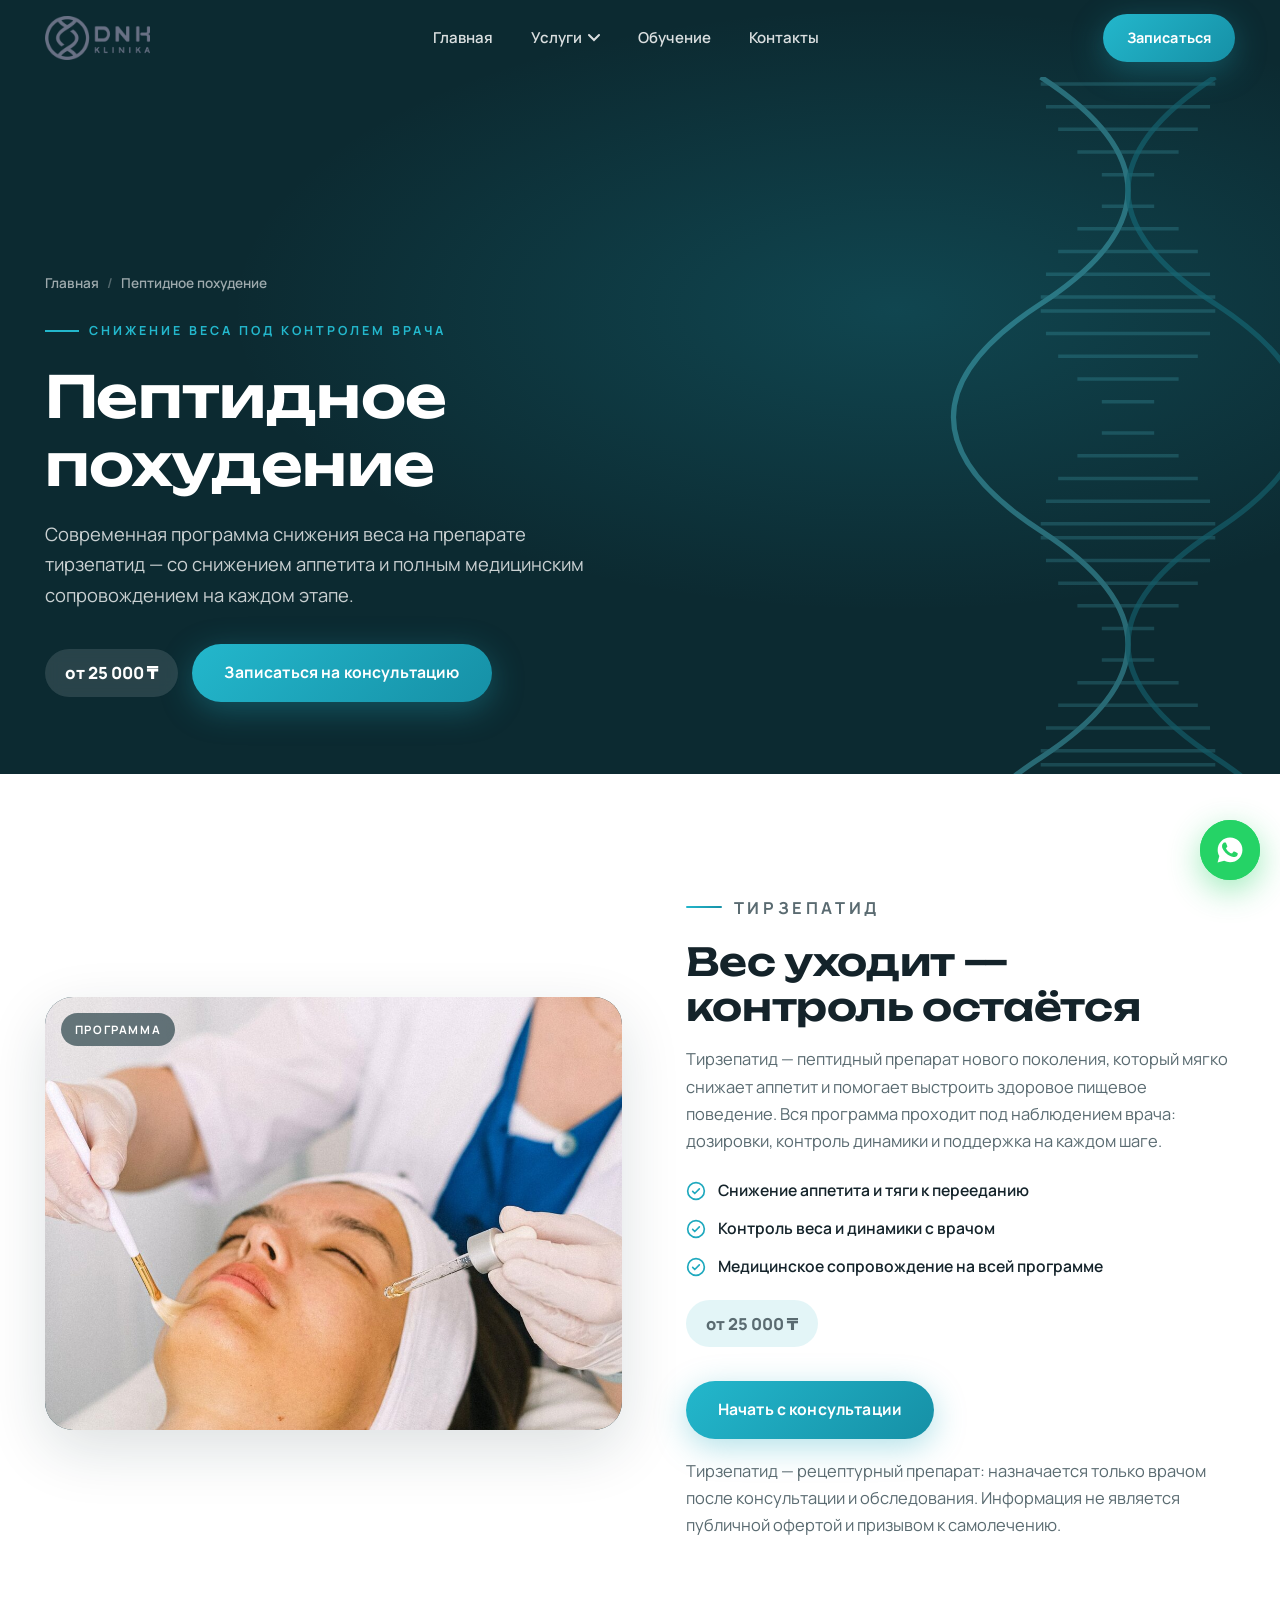
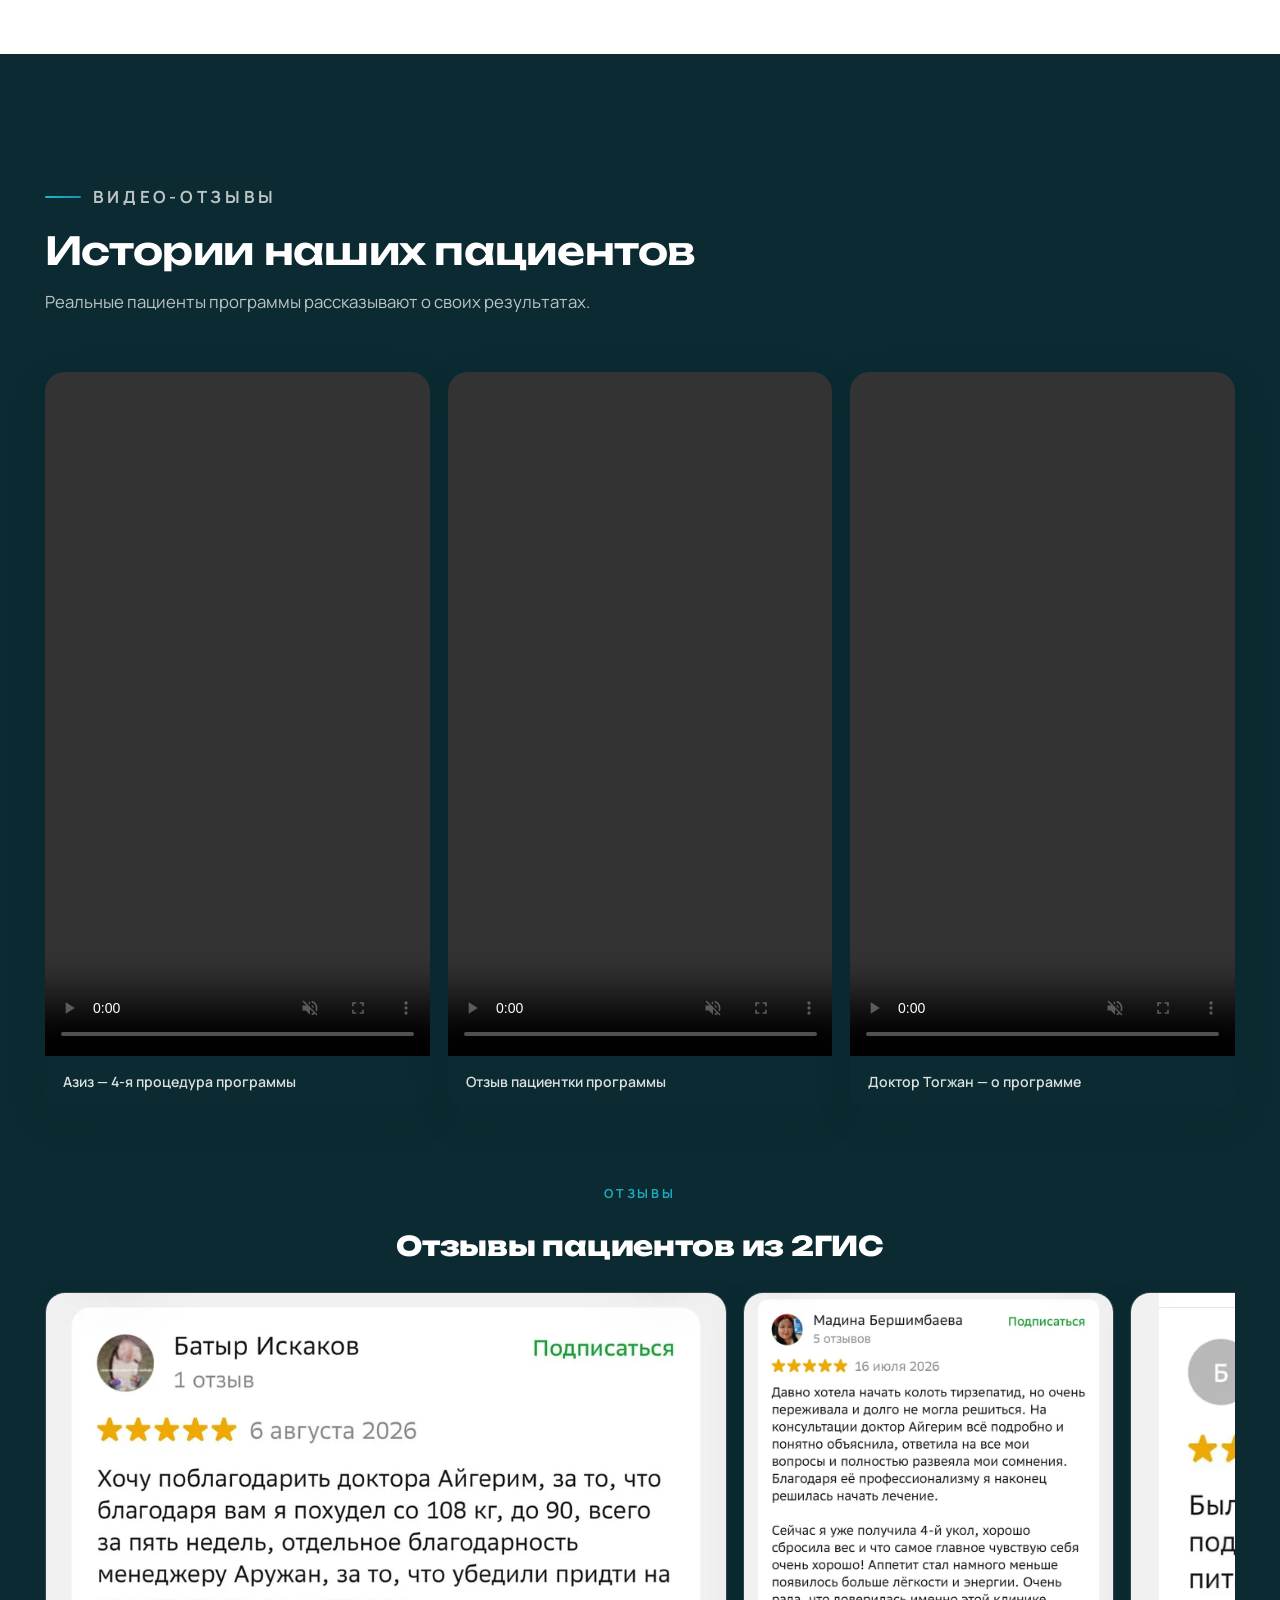
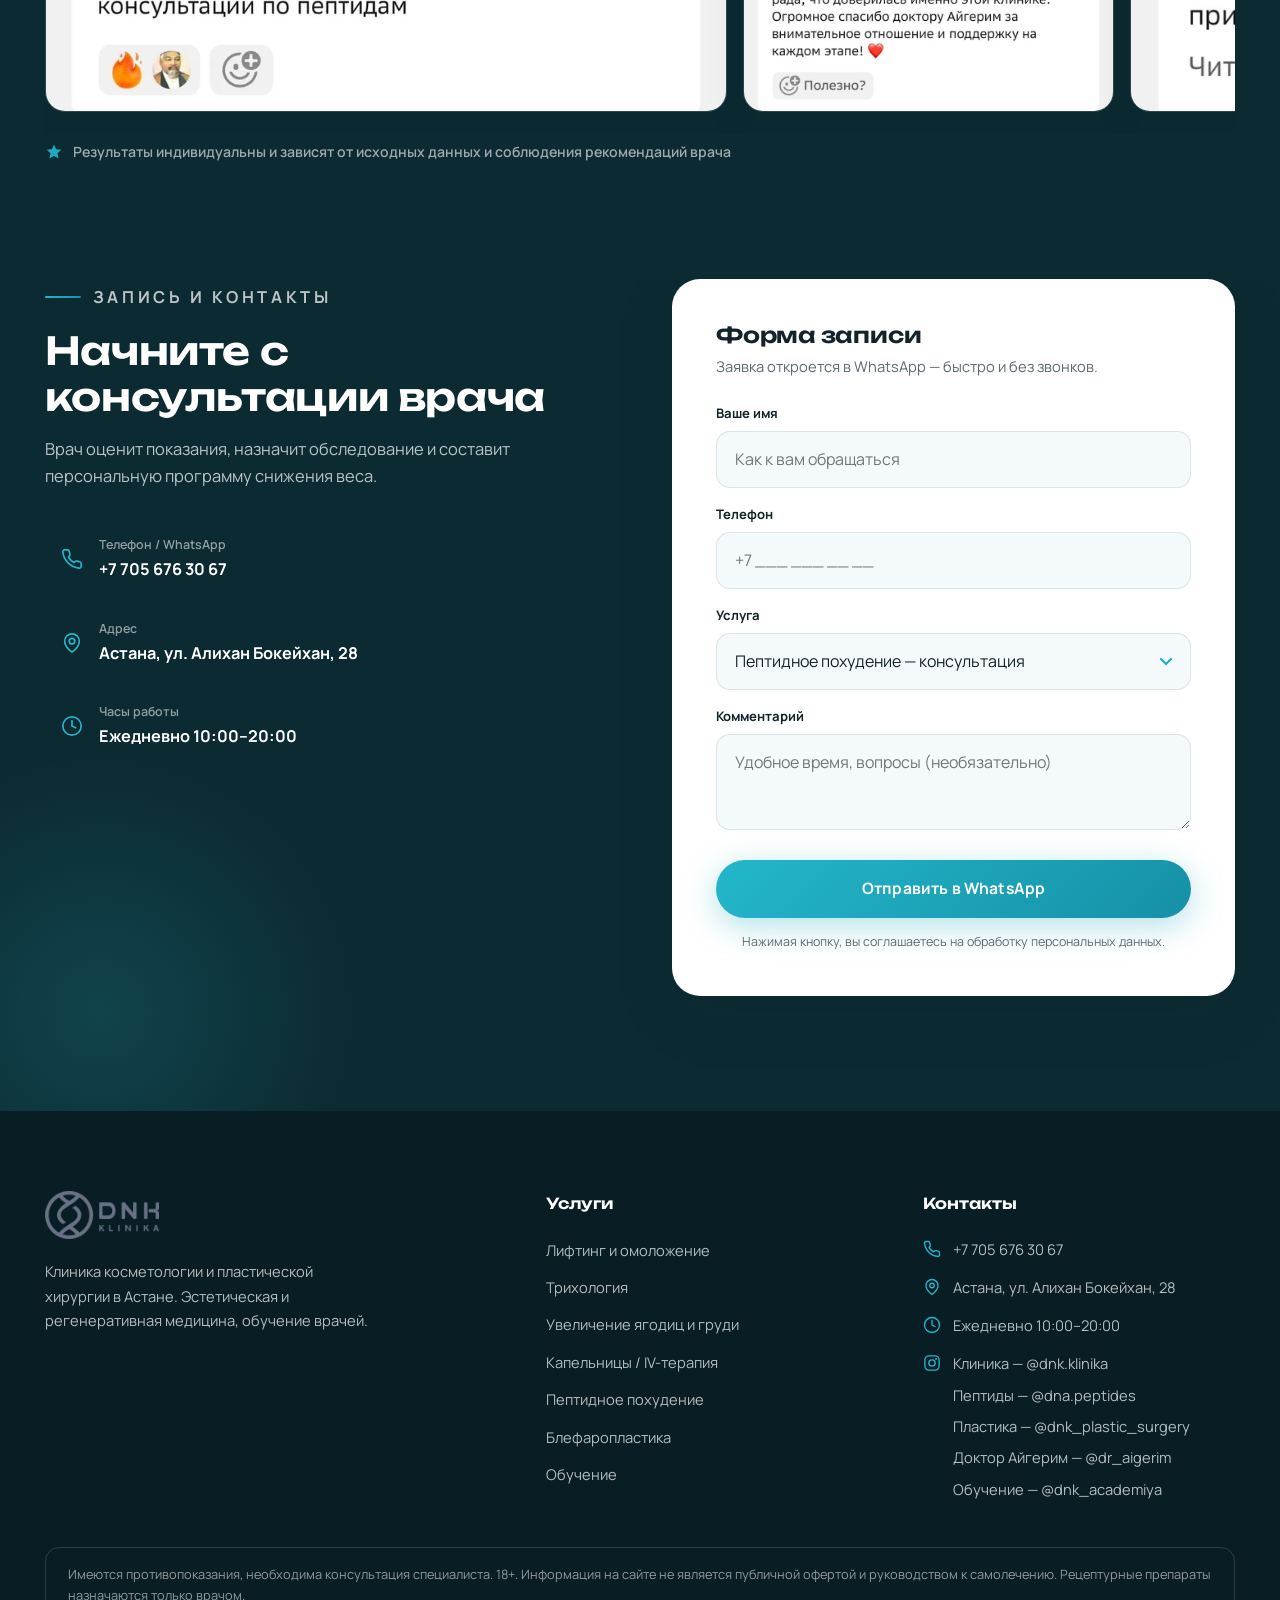
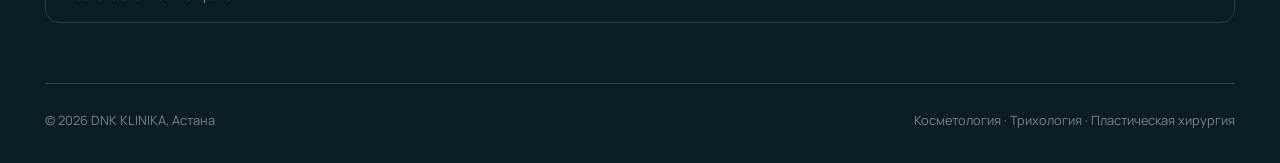
<file: pohudenie.html>
<!DOCTYPE html>
<html lang="ru">
<head>
<meta charset="UTF-8">
<meta name="viewport" content="width=device-width, initial-scale=1.0">
<title>Пептидное похудение в Астане — тирзепатид под контролем врача | DNK KLINIKA</title>
<meta name="description" content="Пептидное похудение в DNK KLINIKA, Астана — от 25 000 ₸. Программа снижения веса на препарате тирзепатид под наблюдением врача: контроль аппетита, сопровождение, реальные результаты пациентов.">
<link rel="canonical" href="https://dnk.dnk-klinika.kz/pohudenie.html">
<meta name="theme-color" content="#0C2A31">
<meta property="og:type" content="website">
<meta property="og:title" content="Пептидное похудение — DNK KLINIKA, Астана">
<meta property="og:description" content="Программа снижения веса под контролем врача — от 25 000 ₸. Видео-отзывы пациентов.">
<meta property="og:image" content="https://dnk.dnk-klinika.kz/assets/og-image.jpg">
<meta property="og:url" content="https://dnk.dnk-klinika.kz/pohudenie.html">
<meta property="og:locale" content="ru_RU">
<link rel="icon" type="image/svg+xml" href="assets/favicon.svg">
<link rel="preconnect" href="https://fonts.googleapis.com">
<link rel="preconnect" href="https://fonts.gstatic.com" crossorigin>
<link href="https://fonts.googleapis.com/css2?family=Manrope:wght@400;600;700;800&family=Unbounded:wght@400;500;600;700&display=swap" rel="stylesheet">
<link rel="stylesheet" href="styles.css?v=2">
  <!-- Google tag (gtag.js) -->
  <script async src="https://www.googletagmanager.com/gtag/js?id=AW-11219341786"></script>
  <script>
    window.dataLayer = window.dataLayer || [];
    function gtag(){dataLayer.push(arguments);}
    gtag('js', new Date());
    gtag('config', 'AW-11219341786');
  </script>
</head>
<body>

<header class="header">
  <div class="container header__in">
    <a class="header__logo" href="index.html" aria-label="DNK KLINIKA — на главную">
      <img src="assets/logo.png" alt="DNK KLINIKA — логотип" width="160" height="44">
    </a>
    <nav class="nav" aria-label="Основное меню">
      <a href="index.html">Главная</a>
      <div class="nav__drop">
        <button class="nav__drop-btn" type="button" aria-haspopup="true">Услуги
          <svg viewBox="0 0 12 8" fill="none" aria-hidden="true"><path d="M1 1l5 5 5-5" stroke="currentColor" stroke-width="2" stroke-linecap="round"/></svg>
        </button>
        <div class="nav__menu">
          <a href="kosmetologiya.html">Косметология: лифтинг и омоложение</a>
          <a href="trihologiya.html">Трихология</a>
          <a href="uvelichenie.html">Увеличение ягодиц и груди</a>
          <a href="kapelnicy.html">Капельницы / IV-терапия</a>
          <a href="pohudenie.html" class="is-active">Пептидное похудение</a>
          <a href="blefaroplastika.html">Блефаропластика</a>
        </div>
      </div>
      <a href="obuchenie.html">Обучение</a>
      <a href="#zapis">Контакты</a>
    </nav>
    <div class="header__cta">
      <a class="btn btn--primary" href="https://wa.me/77056763067" target="_blank" rel="noopener">Записаться</a>
    </div>
    <button class="burger" type="button" aria-label="Открыть меню" aria-expanded="false"><span></span><span></span><span></span></button>
  </div>
</header>

<nav class="mnav" aria-label="Мобильное меню">
  <p class="mnav__label">DNK KLINIKA · Астана</p>
  <a href="index.html">Главная</a>
  <a href="kosmetologiya.html">Лифтинг и омоложение</a>
  <a href="trihologiya.html">Трихология</a>
  <a href="uvelichenie.html">Увеличение ягодиц и груди</a>
  <a href="kapelnicy.html">Капельницы / IV-терапия</a>
  <a href="pohudenie.html">Пептидное похудение</a>
  <a href="blefaroplastika.html">Блефаропластика</a>
  <a href="obuchenie.html">Обучение</a>
  <a href="#zapis">Контакты</a>
  <a class="btn btn--primary" href="https://wa.me/77056763067" target="_blank" rel="noopener">Записаться в WhatsApp</a>
</nav>

<main>

<!-- HERO -->
<section class="hero hero--page">
  <div class="hero__media">
    <video data-bg autoplay muted loop playsinline preload="metadata" src="assets/video/bg-pohudenie.mp4" aria-hidden="true"></video>
  </div>
  <div class="hero__overlay"></div>
  <svg class="dna-motif" viewBox="0 0 220 520" fill="none" aria-hidden="true">
    <defs>
      <g id="dnaRungs" stroke="rgba(94,224,242,.5)" stroke-width="2">
        <line x1="60" y1="4" x2="160" y2="4"/><line x1="63" y1="17" x2="157" y2="17"/>
        <line x1="70" y1="30" x2="150" y2="30"/><line x1="81" y1="43" x2="139" y2="43"/>
        <line x1="95" y1="56" x2="125" y2="56"/><line x1="95" y1="74" x2="125" y2="74"/>
        <line x1="81" y1="87" x2="139" y2="87"/><line x1="70" y1="100" x2="150" y2="100"/>
        <line x1="63" y1="113" x2="157" y2="113"/><line x1="60" y1="126" x2="160" y2="126"/>
      </g>
    </defs>
    <use href="#dnaRungs"/><use href="#dnaRungs" y="130"/><use href="#dnaRungs" y="260"/><use href="#dnaRungs" y="390"/>
    <path d="M60 0 Q160 65 60 130 T60 260 T60 390 T60 520" stroke="#5EE0F2" stroke-width="3"/>
    <path d="M160 0 Q60 65 160 130 T160 260 T160 390 T160 520" stroke="#23B7CC" stroke-width="3" opacity=".7"/>
  </svg>
  <div class="container hero__in">
    <p class="hero__breadcrumb"><a href="index.html">Главная</a><span>/</span>Пептидное похудение</p>
    <p class="hero__kicker">Снижение веса под контролем врача</p>
    <h1>Пептидное похудение</h1>
    <p class="hero__sub">Современная программа снижения веса на препарате тирзепатид — со снижением аппетита и полным медицинским сопровождением на каждом этапе.</p>
    <div class="hero__cta">
      <span class="price-chip">от 25 000 ₸</span>
      <a class="btn btn--primary" href="#zapis">Записаться на консультацию</a>
    </div>
  </div>
</section>

<!-- УСЛУГА -->
<section class="section section--white proc" id="pohudenie">
  <div class="container">
    <div class="proc__grid">
      <div class="proc__media rv">
        <span class="media-tag">Программа</span>
        <img src="assets/gallery.jpg" alt="Программа пептидного похудения — сопровождение врача DNK KLINIKA" loading="lazy">
      </div>
      <div class="proc__body rv rv-d1">
        <p class="kicker">Тирзепатид</p>
        <h2>Вес уходит — контроль остаётся</h2>
        <p>Тирзепатид — пептидный препарат нового поколения, который мягко снижает аппетит и помогает выстроить здоровое пищевое поведение. Вся программа проходит под наблюдением врача: дозировки, контроль динамики и поддержка на каждом шаге.</p>
        <ul class="proc__feats">
          <li><svg viewBox="0 0 24 24" fill="none" aria-hidden="true"><circle cx="12" cy="12" r="10" stroke="currentColor" stroke-width="2"/><path d="M8 12.5l2.5 2.5L16 9.5" stroke="currentColor" stroke-width="2" stroke-linecap="round" stroke-linejoin="round"/></svg>Снижение аппетита и тяги к перееданию</li>
          <li><svg viewBox="0 0 24 24" fill="none" aria-hidden="true"><circle cx="12" cy="12" r="10" stroke="currentColor" stroke-width="2"/><path d="M8 12.5l2.5 2.5L16 9.5" stroke="currentColor" stroke-width="2" stroke-linecap="round" stroke-linejoin="round"/></svg>Контроль веса и динамики с врачом</li>
          <li><svg viewBox="0 0 24 24" fill="none" aria-hidden="true"><circle cx="12" cy="12" r="10" stroke="currentColor" stroke-width="2"/><path d="M8 12.5l2.5 2.5L16 9.5" stroke="currentColor" stroke-width="2" stroke-linecap="round" stroke-linejoin="round"/></svg>Медицинское сопровождение на всей программе</li>
        </ul>
        <p class="price-chip">от 25 000 ₸</p>
        <div class="proc__cta">
          <a class="btn btn--primary" href="#zapis">Начать с консультации</a>
        </div>
        <p class="form-note" style="text-align:left; margin-top:18px">Тирзепатид — рецептурный препарат: назначается только врачом после консультации и обследования. Информация не является публичной офертой и призывом к самолечению.</p>
      </div>
    </div>
  </div>
</section>

<!-- ВИДЕО-ОТЗЫВЫ -->
<section class="section section--dark">
  <div class="container">
    <div class="sec-head rv">
      <p class="kicker">Видео-отзывы</p>
      <h2>Истории наших пациентов</h2>
      <p>Реальные пациенты программы рассказывают о своих результатах.</p>
    </div>
    <div class="vreviews">
      <figure class="vreview rv">
        <video controls muted playsinline preload="metadata" src="assets/video/otzyv-peptide-1.mp4"></video>
        <figcaption>Азиз — 4-я процедура программы</figcaption>
      </figure>
      <figure class="vreview rv rv-d1">
        <video controls muted playsinline preload="metadata" src="assets/video/otzyv-peptide-2.mp4"></video>
        <figcaption>Отзыв пациентки программы</figcaption>
      </figure>
      <figure class="vreview rv rv-d2">
        <video controls muted playsinline preload="metadata" src="assets/video/otzyv-peptide-3.mp4"></video>
        <figcaption>Доктор Тогжан — о программе</figcaption>
      </figure>
    </div>
    <div class="reviews-head rv"><span class="kicker">Отзывы</span><h3>Отзывы пациентов из 2ГИС</h3></div>
    <div class="reviews-rail rv">
      <figure class="review-shot"><img src="assets/reviews/r-04.webp" alt="Отзыв пациента — минус 18 кг за 5 недель на программе похудения" loading="lazy"></figure>
      <figure class="review-shot"><img src="assets/reviews/r-05.webp" alt="Отзыв пациента — пептидное похудение в DNK KLINIKA" loading="lazy"></figure>
      <figure class="review-shot"><img src="assets/reviews/r-06.webp" alt="Отзыв пациента — минус 12 кг, снижение веса под контролем врача" loading="lazy"></figure>
    </div>
    <p class="reviews-note"><svg viewBox="0 0 24 24" fill="none" aria-hidden="true"><path d="M12 2l2.9 6.3 6.9.8-5.1 4.7 1.4 6.8L12 17.2 5.9 20.6l1.4-6.8L2.2 9.1l6.9-.8L12 2z" fill="currentColor"/></svg>Результаты индивидуальны и зависят от исходных данных и соблюдения рекомендаций врача</p>
  </div>
</section>

<!-- ЗАПИСЬ -->
<section class="section section--dark booking" id="zapis" style="padding-top:0">
  <div class="container booking__grid">
    <div class="booking__info rv" id="kontakty">
      <p class="kicker">Запись и контакты</p>
      <h2>Начните с консультации врача</h2>
      <p>Врач оценит показания, назначит обследование и составит персональную программу снижения веса.</p>
      <ul class="contact-list">
        <li><a href="tel:+77056763067"><svg viewBox="0 0 24 24" fill="none" aria-hidden="true"><path d="M22 16.9v3a2 2 0 01-2.2 2A19.8 19.8 0 012 4.2 2 2 0 014 2h3a2 2 0 012 1.7c.13.96.36 1.9.7 2.8a2 2 0 01-.45 2.1L8.1 9.8a16 16 0 006.1 6.1l1.2-1.15a2 2 0 012.1-.45c.9.34 1.84.57 2.8.7A2 2 0 0122 16.9z" stroke="currentColor" stroke-width="1.8" stroke-linecap="round" stroke-linejoin="round"/></svg><span><small>Телефон / WhatsApp</small><b>+7 705 676 30 67</b></span></a></li>
        <li><a href="https://2gis.kz/astana/search/%D0%90%D0%BB%D0%B8%D1%85%D0%B0%D0%BD%20%D0%91%D0%BE%D0%BA%D0%B5%D0%B9%D1%85%D0%B0%D0%BD%2028" target="_blank" rel="noopener"><svg viewBox="0 0 24 24" fill="none" aria-hidden="true"><path d="M20 10c0 6-8 12-8 12S4 16 4 10a8 8 0 1116 0z" stroke="currentColor" stroke-width="1.8"/><circle cx="12" cy="10" r="3" stroke="currentColor" stroke-width="1.8"/></svg><span><small>Адрес</small><b>Астана, ул. Алихан Бокейхан, 28</b></span></a></li>
        <li><span><svg viewBox="0 0 24 24" fill="none" aria-hidden="true"><circle cx="12" cy="12" r="10" stroke="currentColor" stroke-width="1.8"/><path d="M12 6v6l4 2" stroke="currentColor" stroke-width="1.8" stroke-linecap="round"/></svg><span><small>Часы работы</small><b>Ежедневно 10:00–20:00</b></span></span></li>
      </ul>
    </div>
    <div class="form-card rv rv-d1">
      <h3>Форма записи</h3>
      <p>Заявка откроется в WhatsApp — быстро и без звонков.</p>
      <form data-booking novalidate>
        <div class="field">
          <label for="f-name">Ваше имя</label>
          <input id="f-name" name="name" type="text" placeholder="Как к вам обращаться" required>
        </div>
        <div class="field">
          <label for="f-phone">Телефон</label>
          <input id="f-phone" name="phone" type="tel" placeholder="+7 ___ ___ __ __" required>
        </div>
        <div class="field">
          <label for="f-service">Услуга</label>
          <select id="f-service" name="service">
            <option value="Пептидное похудение — консультация" selected>Пептидное похудение — консультация</option>
            <option value="Консультация">Другой вопрос — консультация врача</option>
          </select>
        </div>
        <div class="field">
          <label for="f-comment">Комментарий</label>
          <textarea id="f-comment" name="comment" placeholder="Удобное время, вопросы (необязательно)"></textarea>
        </div>
        <button class="btn btn--primary" type="submit">Отправить в WhatsApp</button>
        <p class="form-note">Нажимая кнопку, вы соглашаетесь на обработку персональных данных.</p>
      </form>
      <div class="form-success">
        <svg viewBox="0 0 24 24" fill="none" aria-hidden="true"><circle cx="12" cy="12" r="10" stroke="currentColor" stroke-width="2"/><path d="M8 12.5l2.5 2.5L16 9.5" stroke="currentColor" stroke-width="2" stroke-linecap="round" stroke-linejoin="round"/></svg>
        <b>Спасибо! Заявка сформирована</b>
        <p>Мы открыли WhatsApp с вашим сообщением — отправьте его, и администратор ответит в ближайшее время.</p>
      </div>
    </div>
  </div>
</section>

</main>

<footer class="footer">
  <div class="container">
    <div class="footer__grid">
      <div>
        <a class="footer__logo" href="index.html"><img src="assets/logo.png" alt="DNK KLINIKA" loading="lazy"></a>
        <p class="footer__about">Клиника косметологии и пластической хирургии в Астане. Эстетическая и регенеративная медицина, обучение врачей.</p>
      </div>
      <div class="footer__col">
        <h4>Услуги</h4>
        <ul>
          <li><a href="kosmetologiya.html">Лифтинг и омоложение</a></li>
          <li><a href="trihologiya.html">Трихология</a></li>
          <li><a href="uvelichenie.html">Увеличение ягодиц и груди</a></li>
          <li><a href="kapelnicy.html">Капельницы / IV-терапия</a></li>
          <li><a href="pohudenie.html">Пептидное похудение</a></li>
          <li><a href="blefaroplastika.html">Блефаропластика</a></li>
          <li><a href="obuchenie.html">Обучение</a></li>
        </ul>
      </div>
      <div>
        <h4>Контакты</h4>
        <ul class="footer__contacts">
          <li><svg viewBox="0 0 24 24" fill="none" aria-hidden="true"><path d="M22 16.9v3a2 2 0 01-2.2 2A19.8 19.8 0 012 4.2 2 2 0 014 2h3a2 2 0 012 1.7c.13.96.36 1.9.7 2.8a2 2 0 01-.45 2.1L8.1 9.8a16 16 0 006.1 6.1l1.2-1.15a2 2 0 012.1-.45c.9.34 1.84.57 2.8.7A2 2 0 0122 16.9z" stroke="currentColor" stroke-width="1.8" stroke-linecap="round" stroke-linejoin="round"/></svg><a href="tel:+77056763067">+7 705 676 30 67</a></li>
          <li><svg viewBox="0 0 24 24" fill="none" aria-hidden="true"><path d="M20 10c0 6-8 12-8 12S4 16 4 10a8 8 0 1116 0z" stroke="currentColor" stroke-width="1.8"/><circle cx="12" cy="10" r="3" stroke="currentColor" stroke-width="1.8"/></svg><span>Астана, ул. Алихан Бокейхан, 28</span></li>
          <li><svg viewBox="0 0 24 24" fill="none" aria-hidden="true"><circle cx="12" cy="12" r="10" stroke="currentColor" stroke-width="1.8"/><path d="M12 6v6l4 2" stroke="currentColor" stroke-width="1.8" stroke-linecap="round"/></svg><span>Ежедневно 10:00–20:00</span></li>
          <li class="footer__ig"><svg viewBox="0 0 24 24" fill="none" aria-hidden="true"><rect x="2.5" y="2.5" width="19" height="19" rx="5.5" stroke="currentColor" stroke-width="1.8"/><circle cx="12" cy="12" r="4.2" stroke="currentColor" stroke-width="1.8"/><circle cx="17.4" cy="6.6" r="1.3" fill="currentColor"/></svg><span class="footer__ig-list"><a data-ig href="https://www.instagram.com/dnk.klinika" target="_blank" rel="noopener">Клиника — @dnk.klinika</a><a data-ig href="https://www.instagram.com/dna.peptides/" target="_blank" rel="noopener">Пептиды — @dna.peptides</a><a data-ig href="https://www.instagram.com/dnk_plastic_surgery/" target="_blank" rel="noopener">Пластика — @dnk_plastic_surgery</a><a data-ig href="https://www.instagram.com/dr_aigerim" target="_blank" rel="noopener">Доктор Айгерим — @dr_aigerim</a><a data-ig href="https://instagram.com/dnk_academiya" target="_blank" rel="noopener">Обучение — @dnk_academiya</a></span></li>
        </ul>
      </div>
    </div>
    <p class="footer__disclaimer">Имеются противопоказания, необходима консультация специалиста. 18+. Информация на сайте не является публичной офертой и руководством к самолечению. Рецептурные препараты назначаются только врачом.</p>
    <div class="footer__bottom">
      <span>© 2026 DNK KLINIKA, Астана</span>
      <span>Косметология · Трихология · Пластическая хирургия</span>
    </div>
  </div>
</footer>

<a class="wa-float" href="https://wa.me/77056763067" target="_blank" rel="noopener" aria-label="Написать в WhatsApp">
  <svg viewBox="0 0 24 24" fill="currentColor" aria-hidden="true"><path d="M12.04 2c-5.46 0-9.9 4.44-9.9 9.9 0 1.75.46 3.45 1.32 4.95L2.05 22l5.3-1.39a9.87 9.87 0 004.69 1.19h.01c5.46 0 9.9-4.44 9.9-9.9 0-2.65-1.03-5.14-2.9-7.01A9.82 9.82 0 0012.04 2zm5.83 14.12c-.25.7-1.44 1.33-2 1.42-.53.08-1.2.11-1.94-.12-.45-.14-1.02-.33-1.76-.65-3.1-1.34-5.12-4.46-5.28-4.67-.15-.2-1.26-1.67-1.26-3.19 0-1.52.8-2.27 1.08-2.58.28-.31.62-.39.82-.39l.6.01c.19.01.44-.07.7.53.25.62.87 2.14.95 2.3.08.15.13.34.02.55-.1.2-.15.33-.31.51-.15.18-.32.4-.46.54-.15.15-.31.32-.13.63.18.31.8 1.32 1.72 2.14 1.18 1.05 2.18 1.38 2.49 1.53.31.15.49.13.67-.08.18-.2.77-.9.98-1.21.2-.31.41-.26.69-.15.28.1 1.79.84 2.1.99.31.16.51.23.59.36.07.13.07.72-.18 1.43z"/></svg>
</a>

<div class="lightbox" role="dialog" aria-label="Просмотр отзыва">
  <button class="lightbox__close" type="button" aria-label="Закрыть">×</button>
  <img alt="" src="[data-uri]">
</div>

<script src="script.js?v=1"></script>
</body>
</html>
</file>
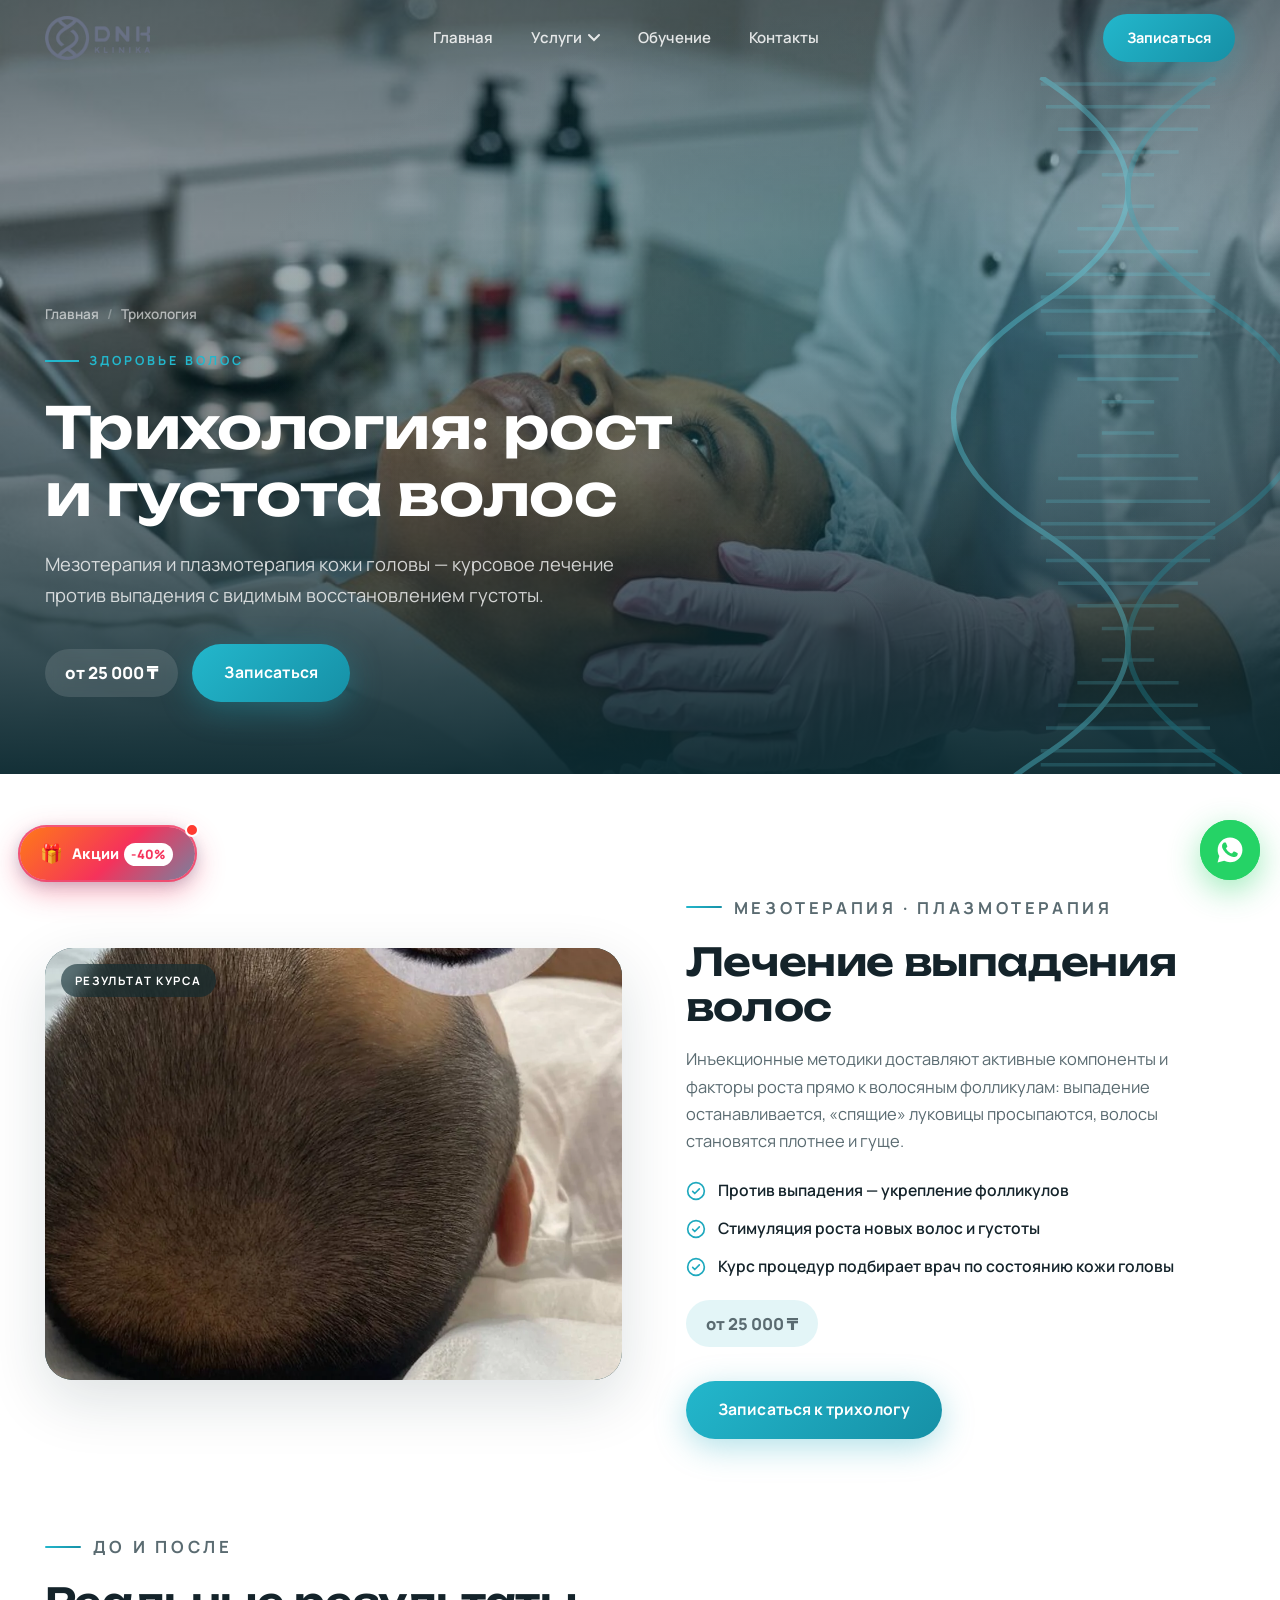
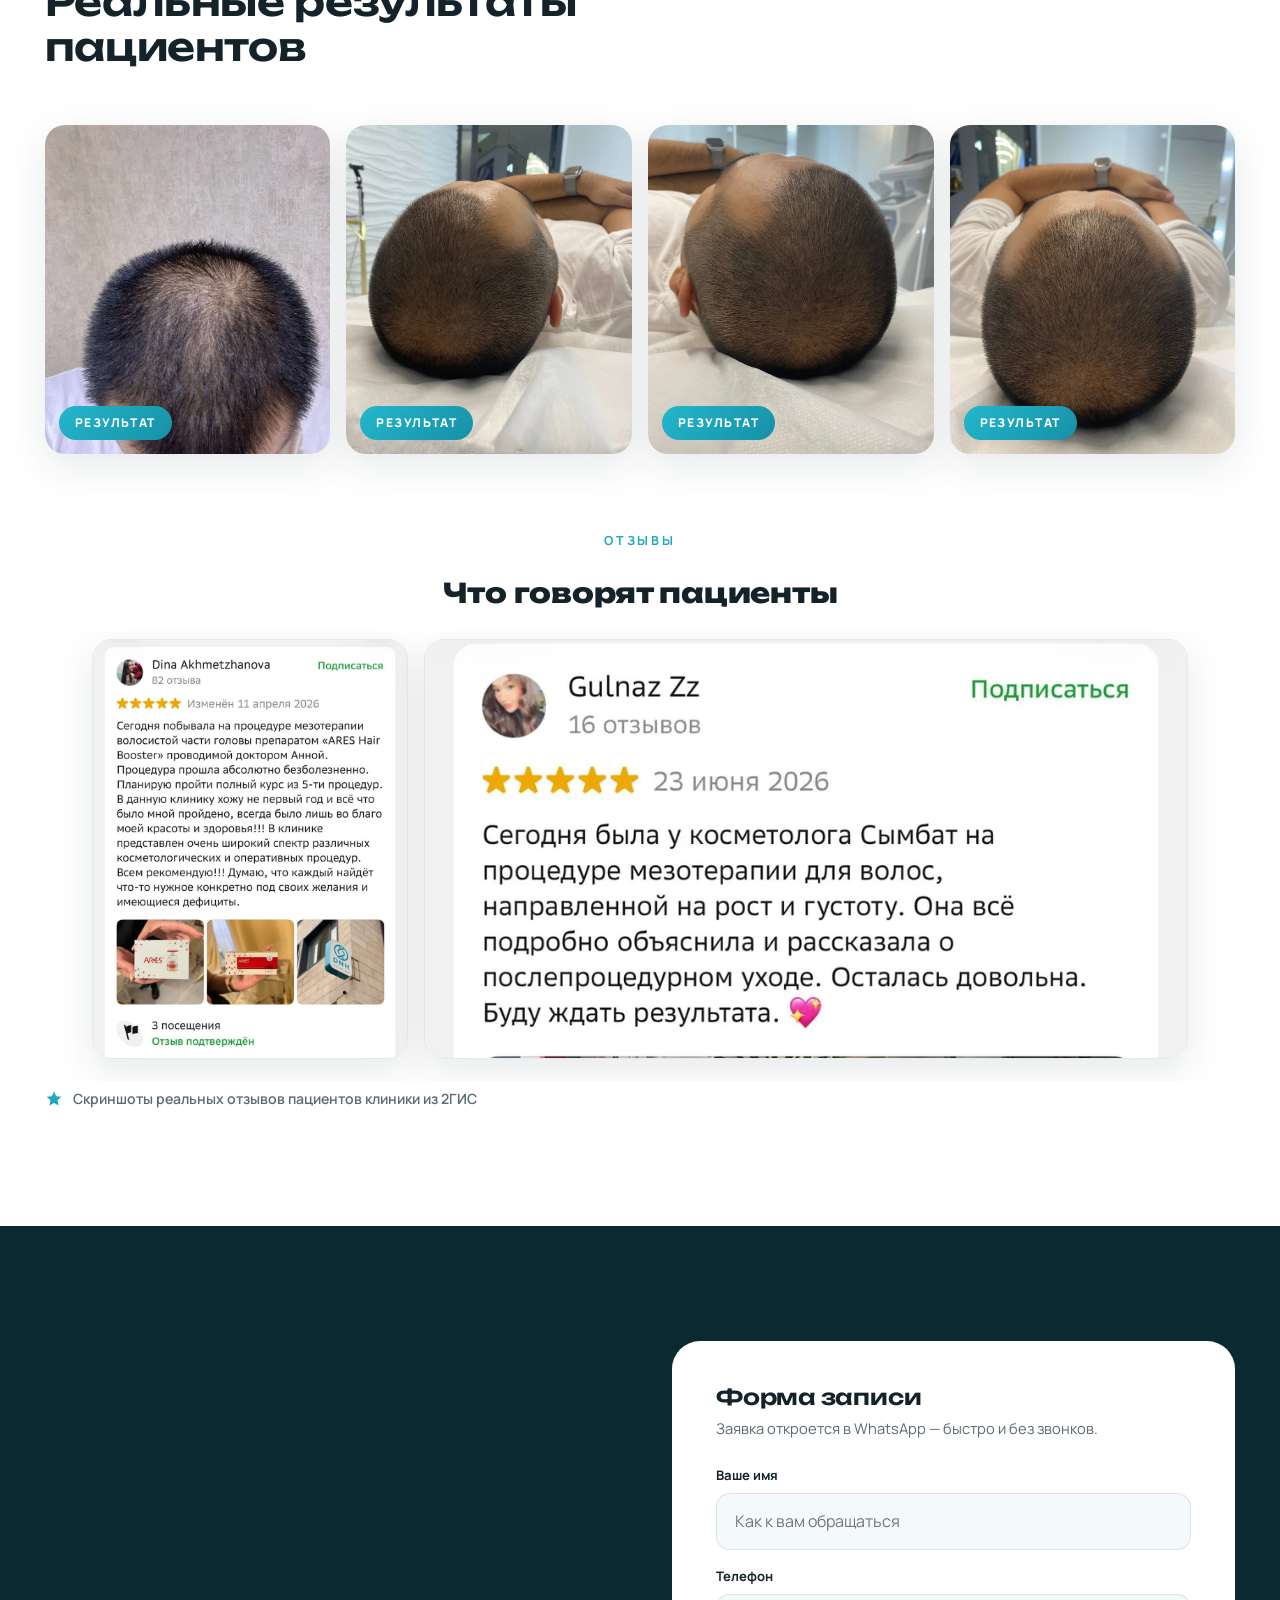
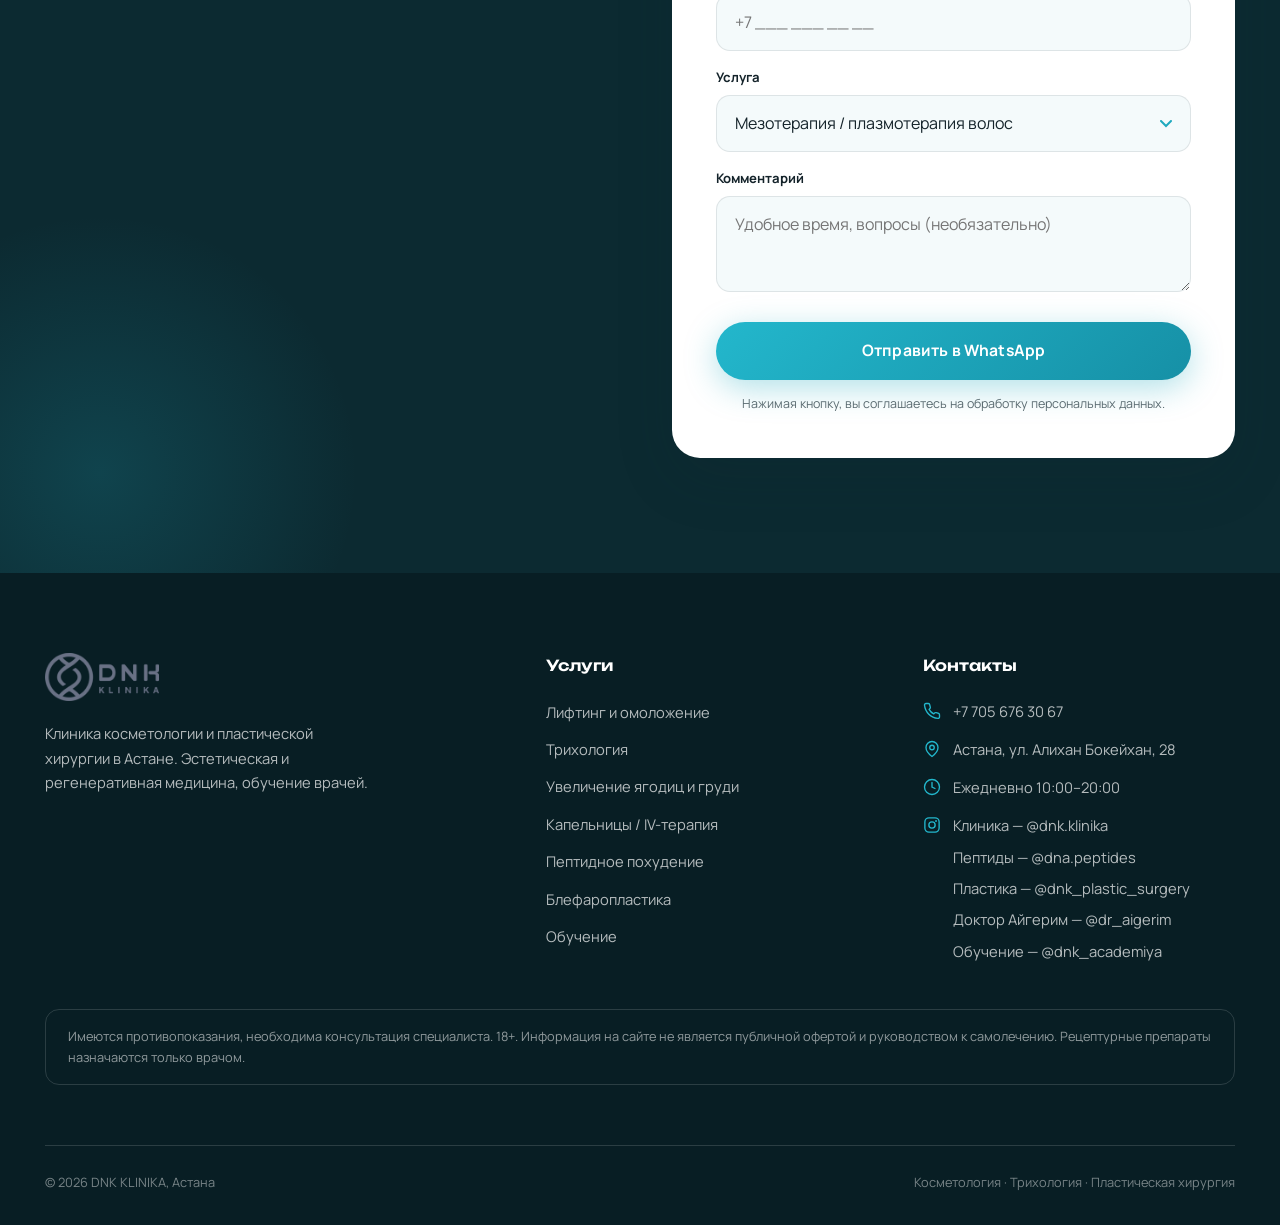
<file: trihologiya.html>
<!DOCTYPE html>
<html lang="ru">
<head>
<meta charset="UTF-8">
<meta name="viewport" content="width=device-width, initial-scale=1.0">
<title>Трихология в Астане — лечение выпадения волос | DNK KLINIKA</title>
<meta name="description" content="Трихология в DNK KLINIKA, Астана: мезотерапия и плазмотерапия волос от 25 000 ₸. Против выпадения, для роста и густоты волос. Реальные результаты пациентов. Запись в WhatsApp.">
<link rel="canonical" href="https://dnk.dnk-klinika.kz/trihologiya.html">
<meta name="theme-color" content="#0C2A31">
<meta property="og:type" content="website">
<meta property="og:title" content="Трихология — лечение выпадения волос | DNK KLINIKA, Астана">
<meta property="og:description" content="Мезотерапия и плазмотерапия волос от 25 000 ₸. Курс против выпадения, для роста и густоты.">
<meta property="og:image" content="https://dnk.dnk-klinika.kz/assets/og-image.jpg">
<meta property="og:url" content="https://dnk.dnk-klinika.kz/trihologiya.html">
<meta property="og:locale" content="ru_RU">
<link rel="icon" type="image/svg+xml" href="assets/favicon.svg">
<link rel="preconnect" href="https://fonts.googleapis.com">
<link rel="preconnect" href="https://fonts.gstatic.com" crossorigin>
<link href="https://fonts.googleapis.com/css2?family=Manrope:wght@400;600;700;800&family=Unbounded:wght@400;500;600;700&display=swap" rel="stylesheet">
<link rel="stylesheet" href="styles.css?v=4">
  <!-- Google tag (gtag.js) -->
  <script async src="https://www.googletagmanager.com/gtag/js?id=AW-11219341786"></script>
  <script>
    window.dataLayer = window.dataLayer || [];
    function gtag(){dataLayer.push(arguments);}
    gtag('js', new Date());
    gtag('config', 'AW-11219341786');
  </script>
</head>
<body>

<header class="header">
  <div class="container header__in">
    <a class="header__logo" href="index.html" aria-label="DNK KLINIKA — на главную">
      <img src="assets/logo.png" alt="DNK KLINIKA — логотип" width="160" height="44">
    </a>
    <nav class="nav" aria-label="Основное меню">
      <a href="index.html">Главная</a>
      <div class="nav__drop">
        <button class="nav__drop-btn" type="button" aria-haspopup="true">Услуги
          <svg viewBox="0 0 12 8" fill="none" aria-hidden="true"><path d="M1 1l5 5 5-5" stroke="currentColor" stroke-width="2" stroke-linecap="round"/></svg>
        </button>
        <div class="nav__menu">
          <a href="kosmetologiya.html">Косметология: лифтинг и омоложение</a>
          <a href="trihologiya.html" class="is-active">Трихология</a>
          <a href="uvelichenie.html">Увеличение ягодиц и груди</a>
          <a href="kapelnicy.html">Капельницы / IV-терапия</a>
          <a href="pohudenie.html">Пептидное похудение</a>
          <a href="blefaroplastika.html">Блефаропластика</a>
        </div>
      </div>
      <a href="obuchenie.html">Обучение</a>
      <a href="#zapis">Контакты</a>
    </nav>
    <div class="header__cta">
      <a class="btn btn--primary" href="https://wa.me/77056763067" target="_blank" rel="noopener">Записаться</a>
    </div>
    <button class="burger" type="button" aria-label="Открыть меню" aria-expanded="false"><span></span><span></span><span></span></button>
  </div>
</header>

<nav class="mnav" aria-label="Мобильное меню">
  <p class="mnav__label">DNK KLINIKA · Астана</p>
  <a href="index.html">Главная</a>
  <a href="kosmetologiya.html">Лифтинг и омоложение</a>
  <a href="trihologiya.html">Трихология</a>
  <a href="uvelichenie.html">Увеличение ягодиц и груди</a>
  <a href="kapelnicy.html">Капельницы / IV-терапия</a>
  <a href="pohudenie.html">Пептидное похудение</a>
  <a href="blefaroplastika.html">Блефаропластика</a>
  <a href="obuchenie.html">Обучение</a>
  <a href="#zapis">Контакты</a>
  <a class="btn btn--primary" href="https://wa.me/77056763067" target="_blank" rel="noopener">Записаться в WhatsApp</a>
</nav>

<main>

<!-- HERO -->
<section class="hero hero--page">
  <div class="hero__media"><img src="assets/about.jpg" alt="Трихология — восстановление густоты волос в DNK KLINIKA" fetchpriority="high"></div>
  <div class="hero__overlay"></div>
  <svg class="dna-motif" viewBox="0 0 220 520" fill="none" aria-hidden="true">
    <defs>
      <g id="dnaRungs" stroke="rgba(94,224,242,.5)" stroke-width="2">
        <line x1="60" y1="4" x2="160" y2="4"/><line x1="63" y1="17" x2="157" y2="17"/>
        <line x1="70" y1="30" x2="150" y2="30"/><line x1="81" y1="43" x2="139" y2="43"/>
        <line x1="95" y1="56" x2="125" y2="56"/><line x1="95" y1="74" x2="125" y2="74"/>
        <line x1="81" y1="87" x2="139" y2="87"/><line x1="70" y1="100" x2="150" y2="100"/>
        <line x1="63" y1="113" x2="157" y2="113"/><line x1="60" y1="126" x2="160" y2="126"/>
      </g>
    </defs>
    <use href="#dnaRungs"/><use href="#dnaRungs" y="130"/><use href="#dnaRungs" y="260"/><use href="#dnaRungs" y="390"/>
    <path d="M60 0 Q160 65 60 130 T60 260 T60 390 T60 520" stroke="#5EE0F2" stroke-width="3"/>
    <path d="M160 0 Q60 65 160 130 T160 260 T160 390 T160 520" stroke="#23B7CC" stroke-width="3" opacity=".7"/>
  </svg>
  <div class="container hero__in">
    <p class="hero__breadcrumb"><a href="index.html">Главная</a><span>/</span>Трихология</p>
    <p class="hero__kicker">Здоровье волос</p>
    <h1>Трихология: рост и&nbsp;густота волос</h1>
    <p class="hero__sub">Мезотерапия и плазмотерапия кожи головы — курсовое лечение против выпадения с видимым восстановлением густоты.</p>
    <div class="hero__cta">
      <span class="price-chip">от 25 000 ₸</span>
      <a class="btn btn--primary" href="#zapis">Записаться</a>
    </div>
  </div>
</section>

<!-- УСЛУГА -->
<section class="section section--white proc" id="trihologiya">
  <div class="container">
    <div class="proc__grid">
      <div class="proc__media rv">
        <span class="media-tag">Результат курса</span>
        <img src="assets/img/trihologiya-1.webp" alt="Трихология — восстановление густоты волос, результат курса" loading="lazy">
      </div>
      <div class="proc__body rv rv-d1">
        <p class="kicker">Мезотерапия · Плазмотерапия</p>
        <h2>Лечение выпадения волос</h2>
        <p>Инъекционные методики доставляют активные компоненты и факторы роста прямо к волосяным фолликулам: выпадение останавливается, «спящие» луковицы просыпаются, волосы становятся плотнее и гуще.</p>
        <ul class="proc__feats">
          <li><svg viewBox="0 0 24 24" fill="none" aria-hidden="true"><circle cx="12" cy="12" r="10" stroke="currentColor" stroke-width="2"/><path d="M8 12.5l2.5 2.5L16 9.5" stroke="currentColor" stroke-width="2" stroke-linecap="round" stroke-linejoin="round"/></svg>Против выпадения — укрепление фолликулов</li>
          <li><svg viewBox="0 0 24 24" fill="none" aria-hidden="true"><circle cx="12" cy="12" r="10" stroke="currentColor" stroke-width="2"/><path d="M8 12.5l2.5 2.5L16 9.5" stroke="currentColor" stroke-width="2" stroke-linecap="round" stroke-linejoin="round"/></svg>Стимуляция роста новых волос и густоты</li>
          <li><svg viewBox="0 0 24 24" fill="none" aria-hidden="true"><circle cx="12" cy="12" r="10" stroke="currentColor" stroke-width="2"/><path d="M8 12.5l2.5 2.5L16 9.5" stroke="currentColor" stroke-width="2" stroke-linecap="round" stroke-linejoin="round"/></svg>Курс процедур подбирает врач по состоянию кожи головы</li>
        </ul>
        <p class="price-chip">от 25 000 ₸</p>
        <div class="proc__cta">
          <a class="btn btn--primary" href="#zapis">Записаться к трихологу</a>
        </div>
      </div>
    </div>

    <div class="sec-head rv" style="margin-top:clamp(48px,7vw,80px)">
      <p class="kicker">До и после</p>
      <h2>Реальные результаты пациентов</h2>
    </div>
    <div class="ba-grid rv">
      <figure class="ba"><img src="assets/img/trihologiya-2.webp" alt="Лечение выпадения волос — результат пациента DNK KLINIKA" loading="lazy"><figcaption class="ba__label ba__label--after">Результат</figcaption></figure>
      <figure class="ba"><img src="assets/img/trihologiya-3.webp" alt="Мезотерапия волос — рост и густота, результат" loading="lazy"><figcaption class="ba__label ba__label--after">Результат</figcaption></figure>
      <figure class="ba"><img src="assets/img/trihologiya-4.webp" alt="Плазмотерапия волос — восстановление густоты" loading="lazy"><figcaption class="ba__label ba__label--after">Результат</figcaption></figure>
      <figure class="ba"><img src="assets/img/trihologiya-5.webp" alt="Трихология DNK KLINIKA — результат курса процедур" loading="lazy"><figcaption class="ba__label ba__label--after">Результат</figcaption></figure>
    </div>

    <div class="reviews-head rv"><span class="kicker">Отзывы</span><h3>Что говорят пациенты</h3></div>
    <div class="reviews-rail rv">
      <figure class="review-shot"><img src="assets/reviews/r-01.webp" alt="Отзыв пациента — трихология в DNK KLINIKA" loading="lazy"></figure>
      <figure class="review-shot"><img src="assets/reviews/r-03.webp" alt="Отзыв пациента — лечение выпадения волос" loading="lazy"></figure>
    </div>
    <p class="reviews-note"><svg viewBox="0 0 24 24" fill="none" aria-hidden="true"><path d="M12 2l2.9 6.3 6.9.8-5.1 4.7 1.4 6.8L12 17.2 5.9 20.6l1.4-6.8L2.2 9.1l6.9-.8L12 2z" fill="currentColor"/></svg>Скриншоты реальных отзывов пациентов клиники из 2ГИС</p>
  </div>
</section>

<!-- ЗАПИСЬ -->
<section class="section section--dark booking" id="zapis">
  <div class="container booking__grid">
    <div class="booking__info rv" id="kontakty">
      <p class="kicker">Запись и контакты</p>
      <h2>Запишитесь к трихологу</h2>
      <p>Врач оценит состояние кожи головы и волос, подберёт методику и длительность курса.</p>
      <ul class="contact-list">
        <li><a href="tel:+77056763067"><svg viewBox="0 0 24 24" fill="none" aria-hidden="true"><path d="M22 16.9v3a2 2 0 01-2.2 2A19.8 19.8 0 012 4.2 2 2 0 014 2h3a2 2 0 012 1.7c.13.96.36 1.9.7 2.8a2 2 0 01-.45 2.1L8.1 9.8a16 16 0 006.1 6.1l1.2-1.15a2 2 0 012.1-.45c.9.34 1.84.57 2.8.7A2 2 0 0122 16.9z" stroke="currentColor" stroke-width="1.8" stroke-linecap="round" stroke-linejoin="round"/></svg><span><small>Телефон / WhatsApp</small><b>+7 705 676 30 67</b></span></a></li>
        <li><a href="https://2gis.kz/astana/search/%D0%90%D0%BB%D0%B8%D1%85%D0%B0%D0%BD%20%D0%91%D0%BE%D0%BA%D0%B5%D0%B9%D1%85%D0%B0%D0%BD%2028" target="_blank" rel="noopener"><svg viewBox="0 0 24 24" fill="none" aria-hidden="true"><path d="M20 10c0 6-8 12-8 12S4 16 4 10a8 8 0 1116 0z" stroke="currentColor" stroke-width="1.8"/><circle cx="12" cy="10" r="3" stroke="currentColor" stroke-width="1.8"/></svg><span><small>Адрес</small><b>Астана, ул. Алихан Бокейхан, 28</b></span></a></li>
        <li><span><svg viewBox="0 0 24 24" fill="none" aria-hidden="true"><circle cx="12" cy="12" r="10" stroke="currentColor" stroke-width="1.8"/><path d="M12 6v6l4 2" stroke="currentColor" stroke-width="1.8" stroke-linecap="round"/></svg><span><small>Часы работы</small><b>Ежедневно 10:00–20:00</b></span></span></li>
      </ul>
    </div>
    <div class="form-card rv rv-d1">
      <h3>Форма записи</h3>
      <p>Заявка откроется в WhatsApp — быстро и без звонков.</p>
      <form data-booking novalidate>
        <div class="field">
          <label for="f-name">Ваше имя</label>
          <input id="f-name" name="name" type="text" placeholder="Как к вам обращаться" required>
        </div>
        <div class="field">
          <label for="f-phone">Телефон</label>
          <input id="f-phone" name="phone" type="tel" placeholder="+7 ___ ___ __ __" required>
        </div>
        <div class="field">
          <label for="f-service">Услуга</label>
          <select id="f-service" name="service">
            <option value="Трихология — мезотерапия/плазмотерапия волос" selected>Мезотерапия / плазмотерапия волос</option>
            <option value="Консультация">Консультация врача</option>
          </select>
        </div>
        <div class="field">
          <label for="f-comment">Комментарий</label>
          <textarea id="f-comment" name="comment" placeholder="Удобное время, вопросы (необязательно)"></textarea>
        </div>
        <button class="btn btn--primary" type="submit">Отправить в WhatsApp</button>
        <p class="form-note">Нажимая кнопку, вы соглашаетесь на обработку персональных данных.</p>
      </form>
      <div class="form-success">
        <svg viewBox="0 0 24 24" fill="none" aria-hidden="true"><circle cx="12" cy="12" r="10" stroke="currentColor" stroke-width="2"/><path d="M8 12.5l2.5 2.5L16 9.5" stroke="currentColor" stroke-width="2" stroke-linecap="round" stroke-linejoin="round"/></svg>
        <b>Спасибо! Заявка сформирована</b>
        <p>Мы открыли WhatsApp с вашим сообщением — отправьте его, и администратор ответит в ближайшее время.</p>
      </div>
    </div>
  </div>
</section>

</main>

<footer class="footer">
  <div class="container">
    <div class="footer__grid">
      <div>
        <a class="footer__logo" href="index.html"><img src="assets/logo.png" alt="DNK KLINIKA" loading="lazy"></a>
        <p class="footer__about">Клиника косметологии и пластической хирургии в Астане. Эстетическая и регенеративная медицина, обучение врачей.</p>
      </div>
      <div class="footer__col">
        <h4>Услуги</h4>
        <ul>
          <li><a href="kosmetologiya.html">Лифтинг и омоложение</a></li>
          <li><a href="trihologiya.html">Трихология</a></li>
          <li><a href="uvelichenie.html">Увеличение ягодиц и груди</a></li>
          <li><a href="kapelnicy.html">Капельницы / IV-терапия</a></li>
          <li><a href="pohudenie.html">Пептидное похудение</a></li>
          <li><a href="blefaroplastika.html">Блефаропластика</a></li>
          <li><a href="obuchenie.html">Обучение</a></li>
        </ul>
      </div>
      <div>
        <h4>Контакты</h4>
        <ul class="footer__contacts">
          <li><svg viewBox="0 0 24 24" fill="none" aria-hidden="true"><path d="M22 16.9v3a2 2 0 01-2.2 2A19.8 19.8 0 012 4.2 2 2 0 014 2h3a2 2 0 012 1.7c.13.96.36 1.9.7 2.8a2 2 0 01-.45 2.1L8.1 9.8a16 16 0 006.1 6.1l1.2-1.15a2 2 0 012.1-.45c.9.34 1.84.57 2.8.7A2 2 0 0122 16.9z" stroke="currentColor" stroke-width="1.8" stroke-linecap="round" stroke-linejoin="round"/></svg><a href="tel:+77056763067">+7 705 676 30 67</a></li>
          <li><svg viewBox="0 0 24 24" fill="none" aria-hidden="true"><path d="M20 10c0 6-8 12-8 12S4 16 4 10a8 8 0 1116 0z" stroke="currentColor" stroke-width="1.8"/><circle cx="12" cy="10" r="3" stroke="currentColor" stroke-width="1.8"/></svg><span>Астана, ул. Алихан Бокейхан, 28</span></li>
          <li><svg viewBox="0 0 24 24" fill="none" aria-hidden="true"><circle cx="12" cy="12" r="10" stroke="currentColor" stroke-width="1.8"/><path d="M12 6v6l4 2" stroke="currentColor" stroke-width="1.8" stroke-linecap="round"/></svg><span>Ежедневно 10:00–20:00</span></li>
          <li class="footer__ig"><svg viewBox="0 0 24 24" fill="none" aria-hidden="true"><rect x="2.5" y="2.5" width="19" height="19" rx="5.5" stroke="currentColor" stroke-width="1.8"/><circle cx="12" cy="12" r="4.2" stroke="currentColor" stroke-width="1.8"/><circle cx="17.4" cy="6.6" r="1.3" fill="currentColor"/></svg><span class="footer__ig-list"><a data-ig href="https://www.instagram.com/dnk.klinika" target="_blank" rel="noopener">Клиника — @dnk.klinika</a><a data-ig href="https://www.instagram.com/dna.peptides/" target="_blank" rel="noopener">Пептиды — @dna.peptides</a><a data-ig href="https://www.instagram.com/dnk_plastic_surgery/" target="_blank" rel="noopener">Пластика — @dnk_plastic_surgery</a><a data-ig href="https://www.instagram.com/dr_aigerim" target="_blank" rel="noopener">Доктор Айгерим — @dr_aigerim</a><a data-ig href="https://instagram.com/dnk_academiya" target="_blank" rel="noopener">Обучение — @dnk_academiya</a></span></li>
        </ul>
      </div>
    </div>
    <p class="footer__disclaimer">Имеются противопоказания, необходима консультация специалиста. 18+. Информация на сайте не является публичной офертой и руководством к самолечению. Рецептурные препараты назначаются только врачом.</p>
    <div class="footer__bottom">
      <span>© 2026 DNK KLINIKA, Астана</span>
      <span>Косметология · Трихология · Пластическая хирургия</span>
    </div>
  </div>
</footer>

<a class="wa-float" href="https://wa.me/77056763067" target="_blank" rel="noopener" aria-label="Написать в WhatsApp">
  <svg viewBox="0 0 24 24" fill="currentColor" aria-hidden="true"><path d="M12.04 2c-5.46 0-9.9 4.44-9.9 9.9 0 1.75.46 3.45 1.32 4.95L2.05 22l5.3-1.39a9.87 9.87 0 004.69 1.19h.01c5.46 0 9.9-4.44 9.9-9.9 0-2.65-1.03-5.14-2.9-7.01A9.82 9.82 0 0012.04 2zm5.83 14.12c-.25.7-1.44 1.33-2 1.42-.53.08-1.2.11-1.94-.12-.45-.14-1.02-.33-1.76-.65-3.1-1.34-5.12-4.46-5.28-4.67-.15-.2-1.26-1.67-1.26-3.19 0-1.52.8-2.27 1.08-2.58.28-.31.62-.39.82-.39l.6.01c.19.01.44-.07.7.53.25.62.87 2.14.95 2.3.08.15.13.34.02.55-.1.2-.15.33-.31.51-.15.18-.32.4-.46.54-.15.15-.31.32-.13.63.18.31.8 1.32 1.72 2.14 1.18 1.05 2.18 1.38 2.49 1.53.31.15.49.13.67-.08.18-.2.77-.9.98-1.21.2-.31.41-.26.69-.15.28.1 1.79.84 2.1.99.31.16.51.23.59.36.07.13.07.72-.18 1.43z"/></svg>
</a>

<div class="lightbox" role="dialog" aria-label="Просмотр отзыва">
  <button class="lightbox__close" type="button" aria-label="Закрыть">×</button>
  <img alt="" src="[data-uri]">
</div>

<script>window.DNK_OFFERS=[
  {title:"Трихология",desc:"Первая процедура",newPrice:"20 000 ₸",badge:"Старт",anchor:"#zapis"}
];</script>
<script src="promo.js?v=2"></script>
<script src="script.js?v=1"></script>
</body>
</html>
</file>
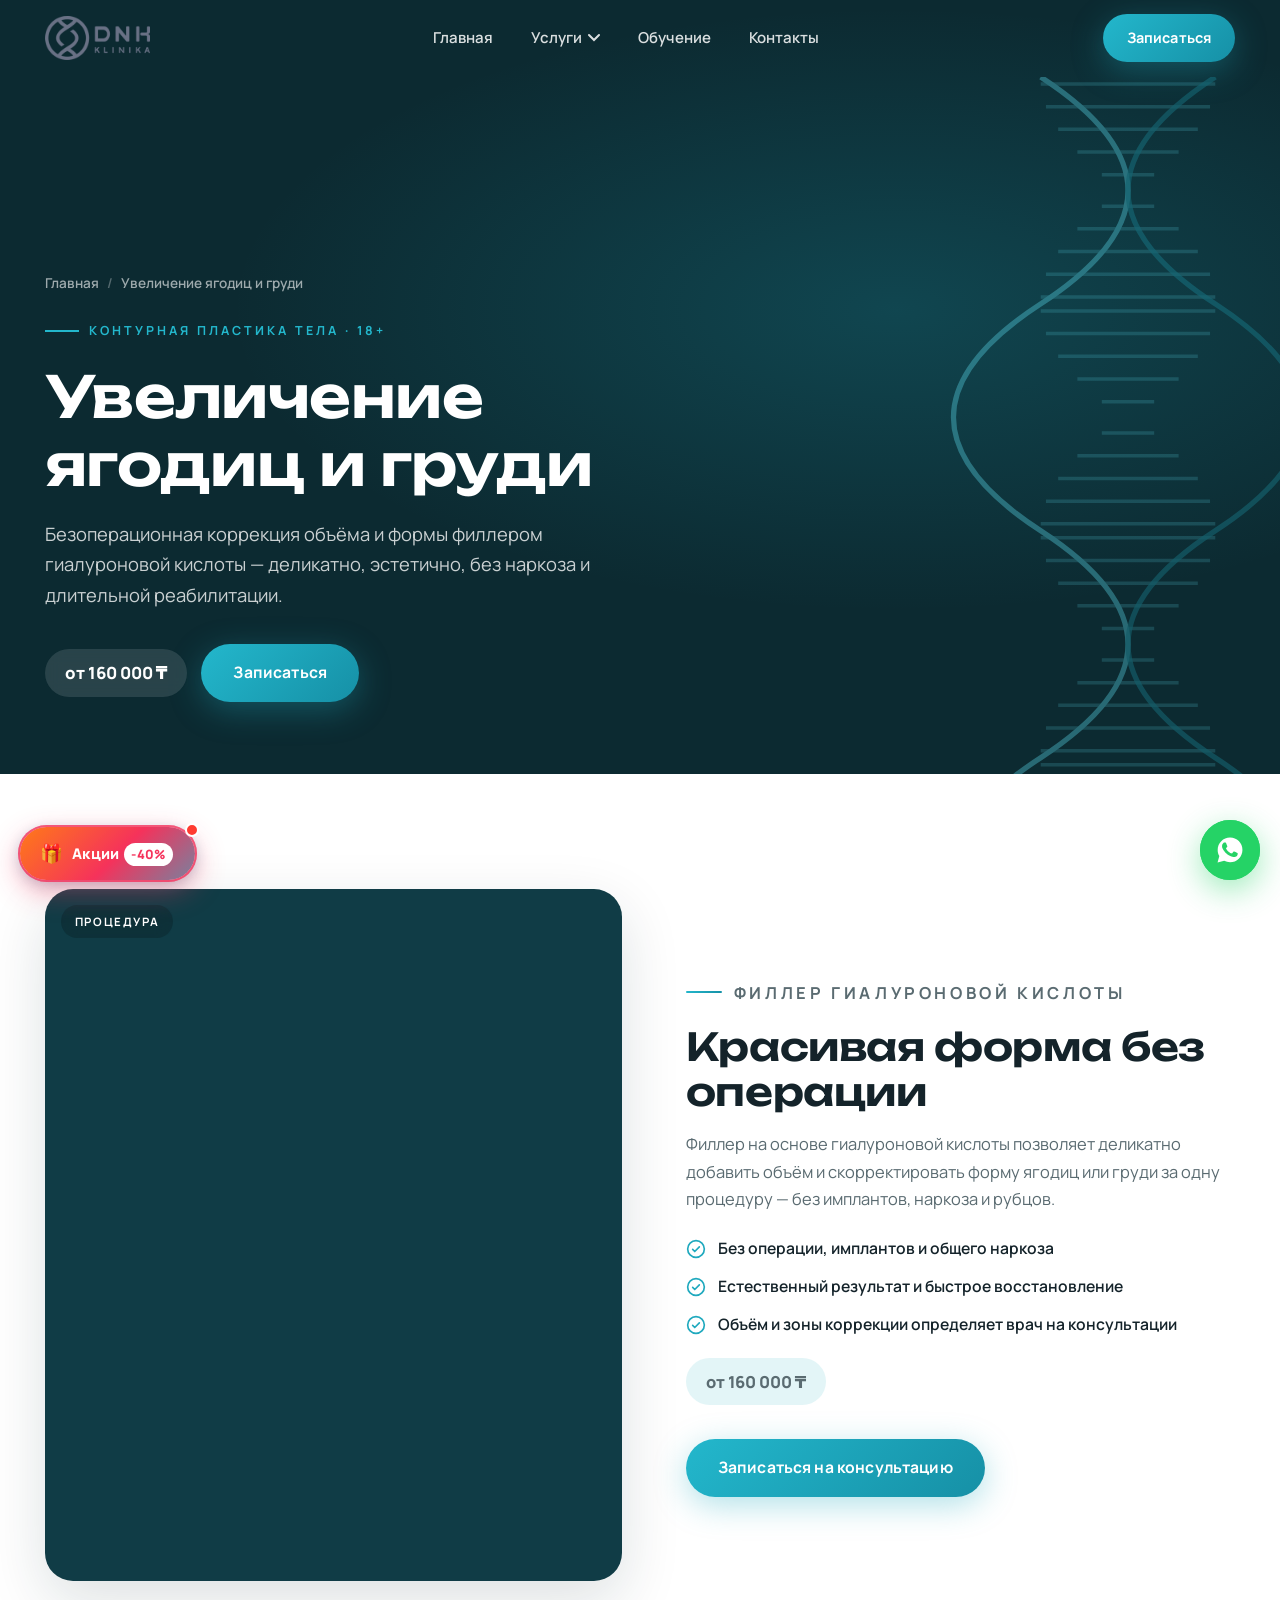
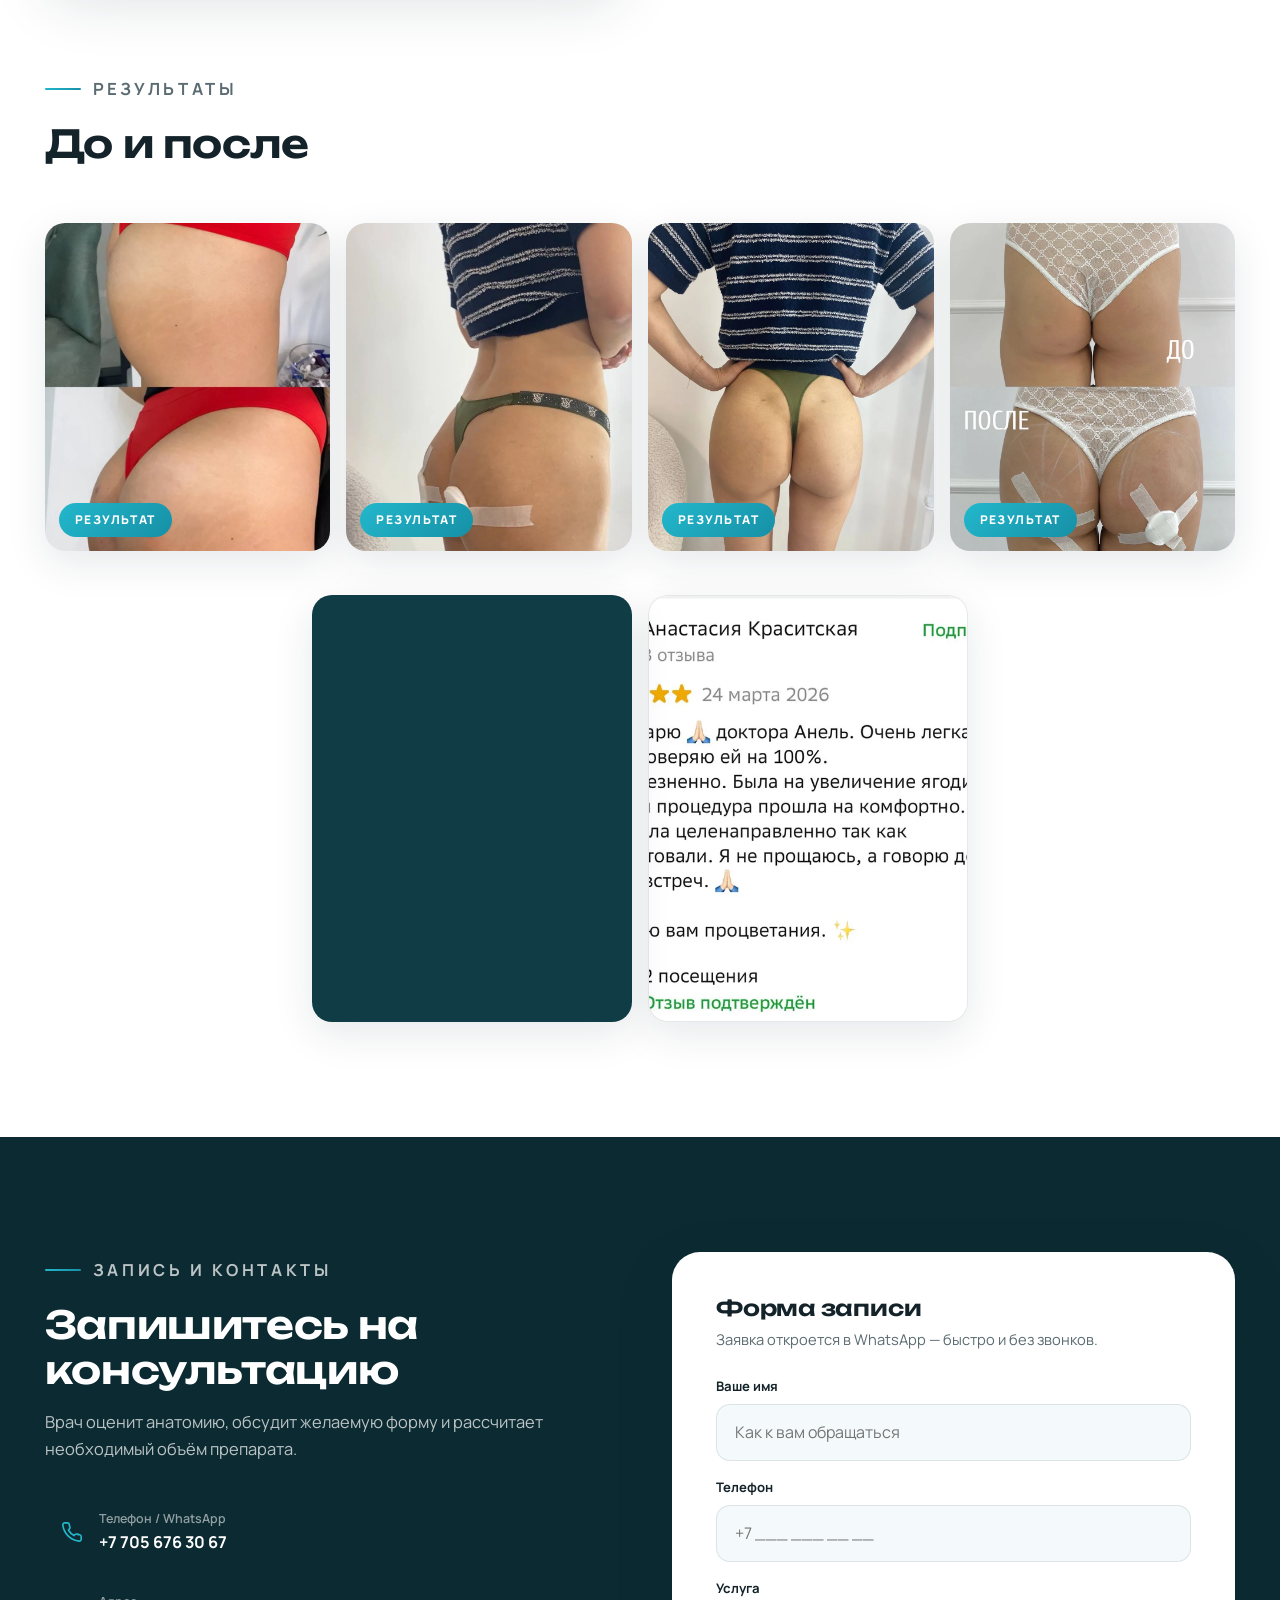
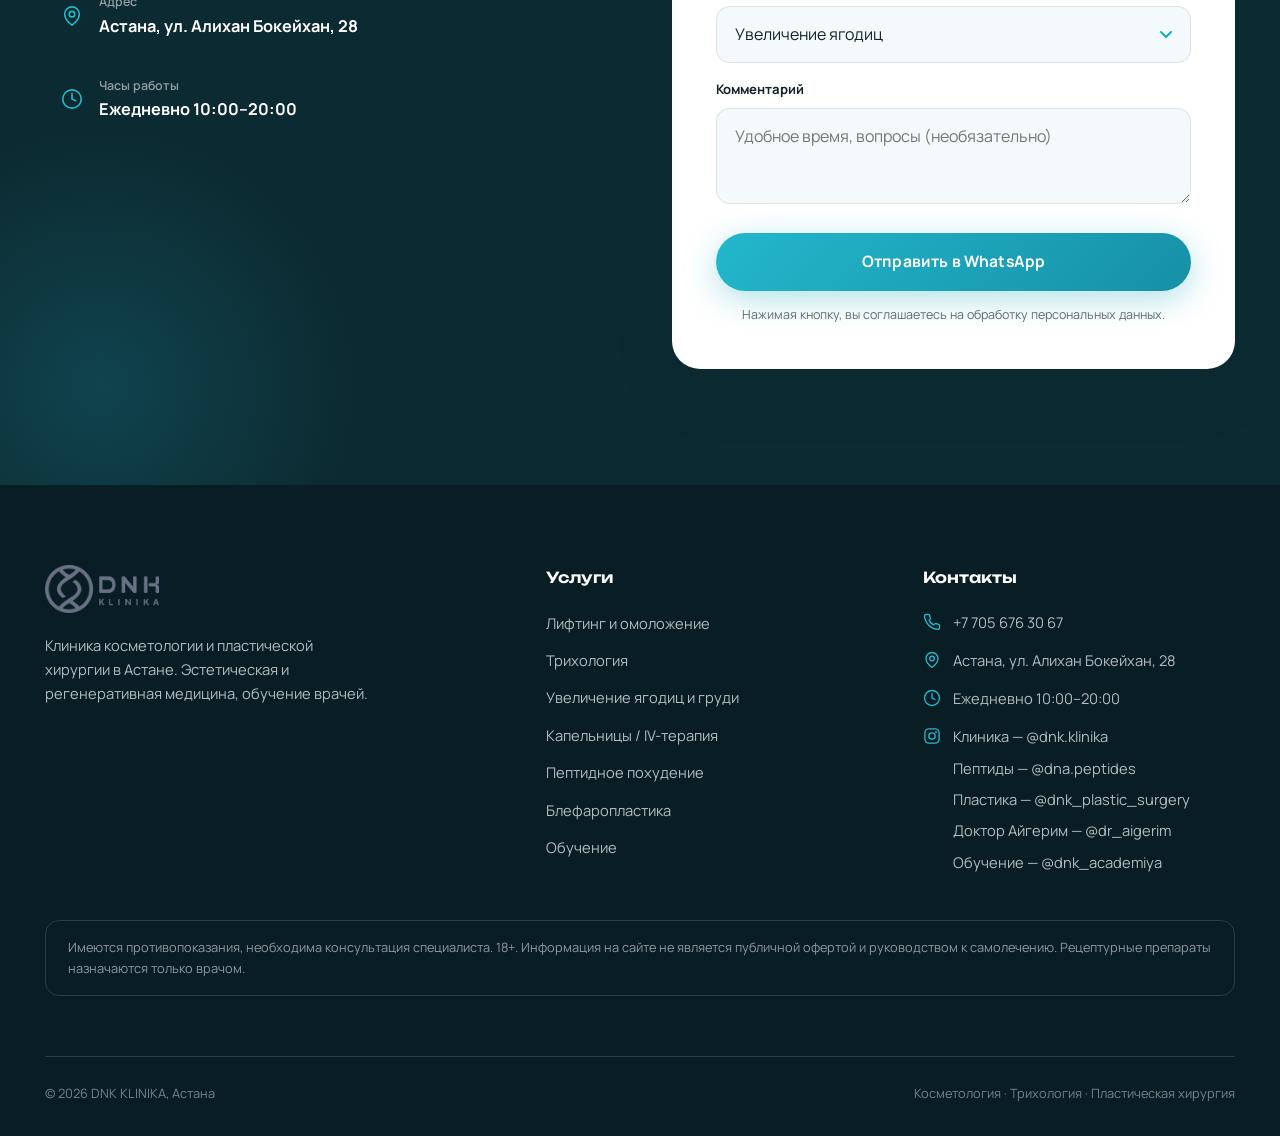
<file: uvelichenie.html>
<!DOCTYPE html>
<html lang="ru">
<head>
<meta charset="UTF-8">
<meta name="viewport" content="width=device-width, initial-scale=1.0">
<title>Увеличение ягодиц и груди филлером в Астане — DNK KLINIKA</title>
<meta name="description" content="Безоперационное увеличение ягодиц и груди филлером гиалуроновой кислоты в DNK KLINIKA, Астана — от 160 000 ₸. Коррекция объёма и формы без операции. Запись в WhatsApp.">
<link rel="canonical" href="https://dnk.dnk-klinika.kz/uvelichenie.html">
<meta name="theme-color" content="#0C2A31">
<meta property="og:type" content="website">
<meta property="og:title" content="Увеличение ягодиц и груди филлером — DNK KLINIKA, Астана">
<meta property="og:description" content="Безоперационная коррекция объёма и формы гиалуроновой кислотой — от 160 000 ₸.">
<meta property="og:image" content="https://dnk.dnk-klinika.kz/assets/og-image.jpg">
<meta property="og:url" content="https://dnk.dnk-klinika.kz/uvelichenie.html">
<meta property="og:locale" content="ru_RU">
<link rel="icon" type="image/svg+xml" href="assets/favicon.svg">
<link rel="preconnect" href="https://fonts.googleapis.com">
<link rel="preconnect" href="https://fonts.gstatic.com" crossorigin>
<link href="https://fonts.googleapis.com/css2?family=Manrope:wght@400;600;700;800&family=Unbounded:wght@400;500;600;700&display=swap" rel="stylesheet">
<link rel="stylesheet" href="styles.css?v=4">
  <!-- Google tag (gtag.js) -->
  <script async src="https://www.googletagmanager.com/gtag/js?id=AW-11219341786"></script>
  <script>
    window.dataLayer = window.dataLayer || [];
    function gtag(){dataLayer.push(arguments);}
    gtag('js', new Date());
    gtag('config', 'AW-11219341786');
  </script>
</head>
<body>

<header class="header">
  <div class="container header__in">
    <a class="header__logo" href="index.html" aria-label="DNK KLINIKA — на главную">
      <img src="assets/logo.png" alt="DNK KLINIKA — логотип" width="160" height="44">
    </a>
    <nav class="nav" aria-label="Основное меню">
      <a href="index.html">Главная</a>
      <div class="nav__drop">
        <button class="nav__drop-btn" type="button" aria-haspopup="true">Услуги
          <svg viewBox="0 0 12 8" fill="none" aria-hidden="true"><path d="M1 1l5 5 5-5" stroke="currentColor" stroke-width="2" stroke-linecap="round"/></svg>
        </button>
        <div class="nav__menu">
          <a href="kosmetologiya.html">Косметология: лифтинг и омоложение</a>
          <a href="trihologiya.html">Трихология</a>
          <a href="uvelichenie.html" class="is-active">Увеличение ягодиц и груди</a>
          <a href="kapelnicy.html">Капельницы / IV-терапия</a>
          <a href="pohudenie.html">Пептидное похудение</a>
          <a href="blefaroplastika.html">Блефаропластика</a>
        </div>
      </div>
      <a href="obuchenie.html">Обучение</a>
      <a href="#zapis">Контакты</a>
    </nav>
    <div class="header__cta">
      <a class="btn btn--primary" href="https://wa.me/77056763067" target="_blank" rel="noopener">Записаться</a>
    </div>
    <button class="burger" type="button" aria-label="Открыть меню" aria-expanded="false"><span></span><span></span><span></span></button>
  </div>
</header>

<nav class="mnav" aria-label="Мобильное меню">
  <p class="mnav__label">DNK KLINIKA · Астана</p>
  <a href="index.html">Главная</a>
  <a href="kosmetologiya.html">Лифтинг и омоложение</a>
  <a href="trihologiya.html">Трихология</a>
  <a href="uvelichenie.html">Увеличение ягодиц и груди</a>
  <a href="kapelnicy.html">Капельницы / IV-терапия</a>
  <a href="pohudenie.html">Пептидное похудение</a>
  <a href="blefaroplastika.html">Блефаропластика</a>
  <a href="obuchenie.html">Обучение</a>
  <a href="#zapis">Контакты</a>
  <a class="btn btn--primary" href="https://wa.me/77056763067" target="_blank" rel="noopener">Записаться в WhatsApp</a>
</nav>

<main>

<!-- HERO -->
<section class="hero hero--page">
  <div class="hero__media">
    <video data-bg autoplay muted loop playsinline preload="metadata" src="assets/video/bg-uvelichenie.mp4" aria-hidden="true" style="object-position:center 72%"></video>
  </div>
  <div class="hero__overlay"></div>
  <svg class="dna-motif" viewBox="0 0 220 520" fill="none" aria-hidden="true">
    <defs>
      <g id="dnaRungs" stroke="rgba(94,224,242,.5)" stroke-width="2">
        <line x1="60" y1="4" x2="160" y2="4"/><line x1="63" y1="17" x2="157" y2="17"/>
        <line x1="70" y1="30" x2="150" y2="30"/><line x1="81" y1="43" x2="139" y2="43"/>
        <line x1="95" y1="56" x2="125" y2="56"/><line x1="95" y1="74" x2="125" y2="74"/>
        <line x1="81" y1="87" x2="139" y2="87"/><line x1="70" y1="100" x2="150" y2="100"/>
        <line x1="63" y1="113" x2="157" y2="113"/><line x1="60" y1="126" x2="160" y2="126"/>
      </g>
    </defs>
    <use href="#dnaRungs"/><use href="#dnaRungs" y="130"/><use href="#dnaRungs" y="260"/><use href="#dnaRungs" y="390"/>
    <path d="M60 0 Q160 65 60 130 T60 260 T60 390 T60 520" stroke="#5EE0F2" stroke-width="3"/>
    <path d="M160 0 Q60 65 160 130 T160 260 T160 390 T160 520" stroke="#23B7CC" stroke-width="3" opacity=".7"/>
  </svg>
  <div class="container hero__in">
    <p class="hero__breadcrumb"><a href="index.html">Главная</a><span>/</span>Увеличение ягодиц и груди</p>
    <p class="hero__kicker">Контурная пластика тела · 18+</p>
    <h1>Увеличение ягодиц и&nbsp;груди</h1>
    <p class="hero__sub">Безоперационная коррекция объёма и формы филлером гиалуроновой кислоты — деликатно, эстетично, без наркоза и длительной реабилитации.</p>
    <div class="hero__cta">
      <span class="price-chip">от 160 000 ₸</span>
      <a class="btn btn--primary" href="#zapis">Записаться</a>
    </div>
  </div>
</section>

<!-- УСЛУГА -->
<section class="section section--white proc" id="uvelichenie">
  <div class="container">
    <div class="proc__grid">
      <div class="proc__media proc__media--tall rv">
        <span class="media-tag">Процедура</span>
        <video data-bg autoplay muted loop playsinline preload="metadata" src="assets/video/uvelichenie-2.mp4" aria-hidden="true"></video>
      </div>
      <div class="proc__body rv rv-d1">
        <p class="kicker">Филлер гиалуроновой кислоты</p>
        <h2>Красивая форма без операции</h2>
        <p>Филлер на основе гиалуроновой кислоты позволяет деликатно добавить объём и скорректировать форму ягодиц или груди за одну процедуру — без имплантов, наркоза и рубцов.</p>
        <ul class="proc__feats">
          <li><svg viewBox="0 0 24 24" fill="none" aria-hidden="true"><circle cx="12" cy="12" r="10" stroke="currentColor" stroke-width="2"/><path d="M8 12.5l2.5 2.5L16 9.5" stroke="currentColor" stroke-width="2" stroke-linecap="round" stroke-linejoin="round"/></svg>Без операции, имплантов и общего наркоза</li>
          <li><svg viewBox="0 0 24 24" fill="none" aria-hidden="true"><circle cx="12" cy="12" r="10" stroke="currentColor" stroke-width="2"/><path d="M8 12.5l2.5 2.5L16 9.5" stroke="currentColor" stroke-width="2" stroke-linecap="round" stroke-linejoin="round"/></svg>Естественный результат и быстрое восстановление</li>
          <li><svg viewBox="0 0 24 24" fill="none" aria-hidden="true"><circle cx="12" cy="12" r="10" stroke="currentColor" stroke-width="2"/><path d="M8 12.5l2.5 2.5L16 9.5" stroke="currentColor" stroke-width="2" stroke-linecap="round" stroke-linejoin="round"/></svg>Объём и зоны коррекции определяет врач на консультации</li>
        </ul>
        <p class="price-chip">от 160 000 ₸</p>
        <div class="proc__cta">
          <a class="btn btn--primary" href="#zapis">Записаться на консультацию</a>
        </div>
      </div>
    </div>

    <div class="sec-head rv" style="margin-top:clamp(48px,7vw,80px)">
      <p class="kicker">Результаты</p>
      <h2>До и после</h2>
    </div>
    <div class="ba-grid rv">
      <figure class="ba"><img src="assets/img/uvelichenie-1.webp" alt="Увеличение ягодиц филлером — результат процедуры" loading="lazy"><figcaption class="ba__label ba__label--after">Результат</figcaption></figure>
      <figure class="ba"><img src="assets/img/uvelichenie-2.webp" alt="Коррекция формы ягодиц гиалуроновой кислотой — результат" loading="lazy"><figcaption class="ba__label ba__label--after">Результат</figcaption></figure>
      <figure class="ba"><img src="assets/img/uvelichenie-3.webp" alt="Безоперационное увеличение — результат пациента DNK KLINIKA" loading="lazy"><figcaption class="ba__label ba__label--after">Результат</figcaption></figure>
      <figure class="ba"><img src="assets/img/uvelichenie-4.webp" alt="Контурная пластика тела филлером — результат" loading="lazy"><figcaption class="ba__label ba__label--after">Результат</figcaption></figure>
    </div>

    <div class="clip-rail rv" style="grid-template-columns:repeat(auto-fit,minmax(230px,320px))">
      <div class="clip"><video data-bg autoplay muted loop playsinline preload="metadata" src="assets/video/uvelichenie-3.mp4" aria-hidden="true"></video></div>
      <figure class="review-shot"><img src="assets/reviews/r-02.webp" alt="Отзыв пациентки — увеличение ягодиц в DNK KLINIKA" loading="lazy"></figure>
    </div>
  </div>
</section>

<!-- ЗАПИСЬ -->
<section class="section section--dark booking" id="zapis">
  <div class="container booking__grid">
    <div class="booking__info rv" id="kontakty">
      <p class="kicker">Запись и контакты</p>
      <h2>Запишитесь на консультацию</h2>
      <p>Врач оценит анатомию, обсудит желаемую форму и рассчитает необходимый объём препарата.</p>
      <ul class="contact-list">
        <li><a href="tel:+77056763067"><svg viewBox="0 0 24 24" fill="none" aria-hidden="true"><path d="M22 16.9v3a2 2 0 01-2.2 2A19.8 19.8 0 012 4.2 2 2 0 014 2h3a2 2 0 012 1.7c.13.96.36 1.9.7 2.8a2 2 0 01-.45 2.1L8.1 9.8a16 16 0 006.1 6.1l1.2-1.15a2 2 0 012.1-.45c.9.34 1.84.57 2.8.7A2 2 0 0122 16.9z" stroke="currentColor" stroke-width="1.8" stroke-linecap="round" stroke-linejoin="round"/></svg><span><small>Телефон / WhatsApp</small><b>+7 705 676 30 67</b></span></a></li>
        <li><a href="https://2gis.kz/astana/search/%D0%90%D0%BB%D0%B8%D1%85%D0%B0%D0%BD%20%D0%91%D0%BE%D0%BA%D0%B5%D0%B9%D1%85%D0%B0%D0%BD%2028" target="_blank" rel="noopener"><svg viewBox="0 0 24 24" fill="none" aria-hidden="true"><path d="M20 10c0 6-8 12-8 12S4 16 4 10a8 8 0 1116 0z" stroke="currentColor" stroke-width="1.8"/><circle cx="12" cy="10" r="3" stroke="currentColor" stroke-width="1.8"/></svg><span><small>Адрес</small><b>Астана, ул. Алихан Бокейхан, 28</b></span></a></li>
        <li><span><svg viewBox="0 0 24 24" fill="none" aria-hidden="true"><circle cx="12" cy="12" r="10" stroke="currentColor" stroke-width="1.8"/><path d="M12 6v6l4 2" stroke="currentColor" stroke-width="1.8" stroke-linecap="round"/></svg><span><small>Часы работы</small><b>Ежедневно 10:00–20:00</b></span></span></li>
      </ul>
    </div>
    <div class="form-card rv rv-d1">
      <h3>Форма записи</h3>
      <p>Заявка откроется в WhatsApp — быстро и без звонков.</p>
      <form data-booking novalidate>
        <div class="field">
          <label for="f-name">Ваше имя</label>
          <input id="f-name" name="name" type="text" placeholder="Как к вам обращаться" required>
        </div>
        <div class="field">
          <label for="f-phone">Телефон</label>
          <input id="f-phone" name="phone" type="tel" placeholder="+7 ___ ___ __ __" required>
        </div>
        <div class="field">
          <label for="f-service">Услуга</label>
          <select id="f-service" name="service">
            <option value="Увеличение ягодиц филлером" selected>Увеличение ягодиц</option>
            <option value="Увеличение груди филлером">Увеличение груди</option>
            <option value="Консультация">Консультация врача</option>
          </select>
        </div>
        <div class="field">
          <label for="f-comment">Комментарий</label>
          <textarea id="f-comment" name="comment" placeholder="Удобное время, вопросы (необязательно)"></textarea>
        </div>
        <button class="btn btn--primary" type="submit">Отправить в WhatsApp</button>
        <p class="form-note">Нажимая кнопку, вы соглашаетесь на обработку персональных данных.</p>
      </form>
      <div class="form-success">
        <svg viewBox="0 0 24 24" fill="none" aria-hidden="true"><circle cx="12" cy="12" r="10" stroke="currentColor" stroke-width="2"/><path d="M8 12.5l2.5 2.5L16 9.5" stroke="currentColor" stroke-width="2" stroke-linecap="round" stroke-linejoin="round"/></svg>
        <b>Спасибо! Заявка сформирована</b>
        <p>Мы открыли WhatsApp с вашим сообщением — отправьте его, и администратор ответит в ближайшее время.</p>
      </div>
    </div>
  </div>
</section>

</main>

<footer class="footer">
  <div class="container">
    <div class="footer__grid">
      <div>
        <a class="footer__logo" href="index.html"><img src="assets/logo.png" alt="DNK KLINIKA" loading="lazy"></a>
        <p class="footer__about">Клиника косметологии и пластической хирургии в Астане. Эстетическая и регенеративная медицина, обучение врачей.</p>
      </div>
      <div class="footer__col">
        <h4>Услуги</h4>
        <ul>
          <li><a href="kosmetologiya.html">Лифтинг и омоложение</a></li>
          <li><a href="trihologiya.html">Трихология</a></li>
          <li><a href="uvelichenie.html">Увеличение ягодиц и груди</a></li>
          <li><a href="kapelnicy.html">Капельницы / IV-терапия</a></li>
          <li><a href="pohudenie.html">Пептидное похудение</a></li>
          <li><a href="blefaroplastika.html">Блефаропластика</a></li>
          <li><a href="obuchenie.html">Обучение</a></li>
        </ul>
      </div>
      <div>
        <h4>Контакты</h4>
        <ul class="footer__contacts">
          <li><svg viewBox="0 0 24 24" fill="none" aria-hidden="true"><path d="M22 16.9v3a2 2 0 01-2.2 2A19.8 19.8 0 012 4.2 2 2 0 014 2h3a2 2 0 012 1.7c.13.96.36 1.9.7 2.8a2 2 0 01-.45 2.1L8.1 9.8a16 16 0 006.1 6.1l1.2-1.15a2 2 0 012.1-.45c.9.34 1.84.57 2.8.7A2 2 0 0122 16.9z" stroke="currentColor" stroke-width="1.8" stroke-linecap="round" stroke-linejoin="round"/></svg><a href="tel:+77056763067">+7 705 676 30 67</a></li>
          <li><svg viewBox="0 0 24 24" fill="none" aria-hidden="true"><path d="M20 10c0 6-8 12-8 12S4 16 4 10a8 8 0 1116 0z" stroke="currentColor" stroke-width="1.8"/><circle cx="12" cy="10" r="3" stroke="currentColor" stroke-width="1.8"/></svg><span>Астана, ул. Алихан Бокейхан, 28</span></li>
          <li><svg viewBox="0 0 24 24" fill="none" aria-hidden="true"><circle cx="12" cy="12" r="10" stroke="currentColor" stroke-width="1.8"/><path d="M12 6v6l4 2" stroke="currentColor" stroke-width="1.8" stroke-linecap="round"/></svg><span>Ежедневно 10:00–20:00</span></li>
          <li class="footer__ig"><svg viewBox="0 0 24 24" fill="none" aria-hidden="true"><rect x="2.5" y="2.5" width="19" height="19" rx="5.5" stroke="currentColor" stroke-width="1.8"/><circle cx="12" cy="12" r="4.2" stroke="currentColor" stroke-width="1.8"/><circle cx="17.4" cy="6.6" r="1.3" fill="currentColor"/></svg><span class="footer__ig-list"><a data-ig href="https://www.instagram.com/dnk.klinika" target="_blank" rel="noopener">Клиника — @dnk.klinika</a><a data-ig href="https://www.instagram.com/dna.peptides/" target="_blank" rel="noopener">Пептиды — @dna.peptides</a><a data-ig href="https://www.instagram.com/dnk_plastic_surgery/" target="_blank" rel="noopener">Пластика — @dnk_plastic_surgery</a><a data-ig href="https://www.instagram.com/dr_aigerim" target="_blank" rel="noopener">Доктор Айгерим — @dr_aigerim</a><a data-ig href="https://instagram.com/dnk_academiya" target="_blank" rel="noopener">Обучение — @dnk_academiya</a></span></li>
        </ul>
      </div>
    </div>
    <p class="footer__disclaimer">Имеются противопоказания, необходима консультация специалиста. 18+. Информация на сайте не является публичной офертой и руководством к самолечению. Рецептурные препараты назначаются только врачом.</p>
    <div class="footer__bottom">
      <span>© 2026 DNK KLINIKA, Астана</span>
      <span>Косметология · Трихология · Пластическая хирургия</span>
    </div>
  </div>
</footer>

<a class="wa-float" href="https://wa.me/77056763067" target="_blank" rel="noopener" aria-label="Написать в WhatsApp">
  <svg viewBox="0 0 24 24" fill="currentColor" aria-hidden="true"><path d="M12.04 2c-5.46 0-9.9 4.44-9.9 9.9 0 1.75.46 3.45 1.32 4.95L2.05 22l5.3-1.39a9.87 9.87 0 004.69 1.19h.01c5.46 0 9.9-4.44 9.9-9.9 0-2.65-1.03-5.14-2.9-7.01A9.82 9.82 0 0012.04 2zm5.83 14.12c-.25.7-1.44 1.33-2 1.42-.53.08-1.2.11-1.94-.12-.45-.14-1.02-.33-1.76-.65-3.1-1.34-5.12-4.46-5.28-4.67-.15-.2-1.26-1.67-1.26-3.19 0-1.52.8-2.27 1.08-2.58.28-.31.62-.39.82-.39l.6.01c.19.01.44-.07.7.53.25.62.87 2.14.95 2.3.08.15.13.34.02.55-.1.2-.15.33-.31.51-.15.18-.32.4-.46.54-.15.15-.31.32-.13.63.18.31.8 1.32 1.72 2.14 1.18 1.05 2.18 1.38 2.49 1.53.31.15.49.13.67-.08.18-.2.77-.9.98-1.21.2-.31.41-.26.69-.15.28.1 1.79.84 2.1.99.31.16.51.23.59.36.07.13.07.72-.18 1.43z"/></svg>
</a>

<div class="lightbox" role="dialog" aria-label="Просмотр отзыва">
  <button class="lightbox__close" type="button" aria-label="Закрыть">×</button>
  <img alt="" src="[data-uri]">
</div>

<script>window.DNK_OFFERS=[
  {title:"Увеличение ягодиц",oldPrice:"300 000 ₸",newPrice:"160 000 ₸",badge:"Скидка"}
];</script>
<script src="promo.js?v=2"></script>
<script src="script.js?v=1"></script>
</body>
</html>
</file>
<file: styles.css>
/* ============================================================
   DNK KLINIKA — общий дизайн-язык (все страницы)
   Палитра: тил #1FA9BE (град. #23B7CC→#1690A6), навы #0C2A31,
   лёд #F4FAFB, графит #14232A. Премиум-медицина, воздух, стекло.
   ============================================================ */

:root{
  --teal:        #1FA9BE;
  --teal-bright: #23B7CC;
  --teal-deep:   #1690A6;
  --navy:        #0C2A31;
  --navy-2:      #103C46;
  --ice:         #F4FAFB;
  --white:       #FFFFFF;
  --ink:         #14232A;
  --muted:       #5A6B71;
  --line:        rgba(20,35,42,.10);
  --line-inv:    rgba(255,255,255,.14);
  --grad:        linear-gradient(135deg,#23B7CC 0%,#1690A6 100%);
  --glow:        0 8px 32px rgba(31,169,190,.35);
  --shadow-soft: 0 12px 40px rgba(12,42,49,.10);
  --shadow-card: 0 20px 60px rgba(12,42,49,.14);
  --r-lg: 28px;
  --r-md: 20px;
  --r-sm: 14px;
  --font-display: 'Unbounded', 'Manrope', sans-serif;
  --font-body: 'Manrope', system-ui, -apple-system, sans-serif;
  --header-h: 76px;
}

*,*::before,*::after{ box-sizing:border-box; margin:0; padding:0; }
html{ scroll-behavior:smooth; -webkit-text-size-adjust:100%; }
html:focus-within{ scroll-behavior:smooth; }
body{
  font-family:var(--font-body);
  color:var(--ink);
  background:var(--ice);
  line-height:1.65;
  font-size:16px;
  overflow-x:hidden;
}
img,video{ max-width:100%; display:block; }
a{ color:inherit; text-decoration:none; }
ul,ol{ list-style:none; }
button{ font:inherit; cursor:pointer; border:none; background:none; color:inherit; }
input,select,textarea{ font:inherit; color:inherit; }
::selection{ background:rgba(31,169,190,.25); }

h1,h2,h3{ font-family:var(--font-display); font-weight:600; line-height:1.18; letter-spacing:-.01em; }
h1{ font-size:clamp(1.9rem,5.2vw,3.6rem); }
h2{ font-size:clamp(1.5rem,3.6vw,2.4rem); }
h3{ font-size:clamp(1.05rem,2.2vw,1.35rem); }

.container{ width:min(1200px,100% - clamp(36px,7vw,96px)); margin-inline:auto; }
.section{ padding:clamp(64px,9vw,120px) 0; }
.section--dark{ background:var(--navy); color:var(--white); }
.section--dark .sec-head p{ color:rgba(255,255,255,.72); }
.section--white{ background:var(--white); }

/* ---------- заголовки секций ---------- */
.kicker{
  display:inline-flex; align-items:center; gap:12px;
  font-size:.78rem; font-weight:700; letter-spacing:.22em; text-transform:uppercase;
  color:var(--teal); margin-bottom:18px;
}
.kicker::before{ content:''; width:36px; height:2px; background:var(--grad); border-radius:2px; }
.sec-head{ max-width:720px; margin-bottom:clamp(36px,5vw,56px); }
.sec-head p{ color:var(--muted); margin-top:14px; font-size:1.05rem; }
.sec-head--center{ margin-inline:auto; text-align:center; }
.sec-head--center .kicker{ justify-content:center; }
.sec-head--center .kicker::before{ display:none; }

/* ---------- кнопки ---------- */
.btn{
  display:inline-flex; align-items:center; justify-content:center; gap:10px;
  padding:16px 32px; border-radius:999px;
  font-weight:700; font-size:.98rem; letter-spacing:.01em;
  transition:transform .25s ease, box-shadow .25s ease, background .25s ease;
  white-space:nowrap;
}
.btn svg{ width:18px; height:18px; flex:none; }
.btn--primary{ background:var(--grad); color:#fff; box-shadow:var(--glow); }
.btn--primary:hover{ transform:translateY(-3px); box-shadow:0 14px 44px rgba(31,169,190,.5); }
.btn--ghost{ border:1.5px solid rgba(255,255,255,.4); color:#fff; backdrop-filter:blur(6px); }
.btn--ghost:hover{ border-color:#fff; background:rgba(255,255,255,.1); transform:translateY(-3px); }
.btn--dark{ background:var(--navy); color:#fff; }
.btn--dark:hover{ transform:translateY(-3px); box-shadow:0 12px 36px rgba(12,42,49,.35); }

.price-chip{
  display:inline-flex; align-items:baseline; gap:8px;
  padding:10px 20px; border-radius:999px;
  background:rgba(31,169,190,.12); color:var(--teal-deep);
  font-weight:800; font-size:1.05rem;
}
.price-chip small{ font-weight:600; font-size:.8rem; opacity:.85; }
.hero .price-chip{ background:rgba(255,255,255,.12); color:#fff; backdrop-filter:blur(8px); }

/* ============================================================
   ШАПКА
   ============================================================ */
.header{
  position:fixed; inset:0 0 auto; z-index:100;
  transition:background .35s ease, box-shadow .35s ease, border-color .35s ease;
  border-bottom:1px solid transparent;
}
.header.is-solid{
  background:rgba(12,42,49,.82);
  backdrop-filter:blur(18px); -webkit-backdrop-filter:blur(18px);
  border-color:var(--line-inv);
  box-shadow:0 8px 32px rgba(12,42,49,.25);
}
.header__in{
  height:var(--header-h);
  display:flex; align-items:center; justify-content:space-between; gap:24px;
}
.header__logo img{ height:44px; width:auto; }
.nav{ display:flex; align-items:center; gap:6px; }
.nav a, .nav .nav__drop-btn{
  padding:10px 16px; border-radius:999px;
  color:rgba(255,255,255,.85); font-weight:600; font-size:.94rem;
  transition:color .2s, background .2s;
  display:inline-flex; align-items:center; gap:6px;
}
.nav a:hover, .nav .nav__drop-btn:hover{ color:#fff; background:rgba(255,255,255,.1); }
.nav a.is-active{ color:var(--teal-bright); }
.nav__drop{ position:relative; }
.nav__drop-btn svg{ width:12px; height:12px; transition:transform .25s; }
.nav__drop.is-open .nav__drop-btn svg{ transform:rotate(180deg); }
.nav__menu{
  position:absolute; top:calc(100% + 10px); left:0; min-width:280px;
  background:rgba(12,42,49,.96); backdrop-filter:blur(20px);
  border:1px solid var(--line-inv); border-radius:var(--r-md);
  padding:10px; box-shadow:var(--shadow-card);
  opacity:0; visibility:hidden; transform:translateY(8px);
  transition:opacity .25s, transform .25s, visibility .25s;
}
.nav__drop.is-open .nav__menu, .nav__drop:hover .nav__menu{
  opacity:1; visibility:visible; transform:translateY(0);
}
.nav__menu a{ display:block; padding:11px 16px; border-radius:12px; font-size:.92rem; }
.header__cta{ display:inline-flex; }
.header__cta .btn{ padding:12px 24px; font-size:.9rem; }

.burger{
  display:none; width:46px; height:46px; border-radius:12px;
  align-items:center; justify-content:center; flex-direction:column; gap:5px;
  background:rgba(255,255,255,.1);
}
.burger span{ width:20px; height:2px; background:#fff; border-radius:2px; transition:transform .3s, opacity .3s; }
.burger.is-open span:nth-child(1){ transform:translateY(7px) rotate(45deg); }
.burger.is-open span:nth-child(2){ opacity:0; }
.burger.is-open span:nth-child(3){ transform:translateY(-7px) rotate(-45deg); }

/* мобильное меню */
.mnav{
  position:fixed; inset:0; z-index:99; background:var(--navy);
  display:flex; flex-direction:column; justify-content:center; padding:96px 28px 40px;
  opacity:0; visibility:hidden; transition:opacity .35s, visibility .35s;
}
.mnav.is-open{ opacity:1; visibility:visible; }
.mnav a{
  color:#fff; font-family:var(--font-display); font-weight:500;
  font-size:clamp(1.2rem,5.5vw,1.6rem); padding:11px 0;
  border-bottom:1px solid var(--line-inv);
  opacity:0; transform:translateY(14px); transition:opacity .4s, transform .4s;
}
.mnav.is-open a{ opacity:1; transform:none; }
.mnav a:nth-child(2){ transition-delay:.05s } .mnav a:nth-child(3){ transition-delay:.08s }
.mnav a:nth-child(4){ transition-delay:.11s } .mnav a:nth-child(5){ transition-delay:.14s }
.mnav a:nth-child(6){ transition-delay:.17s } .mnav a:nth-child(7){ transition-delay:.2s }
.mnav a:nth-child(8){ transition-delay:.23s } .mnav a:nth-child(9){ transition-delay:.26s }
.mnav a:nth-child(10){ transition-delay:.29s }
.mnav__label{ color:var(--teal-bright); font-size:.75rem; letter-spacing:.25em; text-transform:uppercase; font-weight:700; margin-bottom:8px; }
.mnav .btn{ margin-top:28px; opacity:0; transform:translateY(14px); transition:opacity .4s .32s, transform .4s .32s; }
.mnav.is-open .btn{ opacity:1; transform:none; }
body.menu-locked{ overflow:hidden; }

/* ============================================================
   HERO
   ============================================================ */
.hero{
  position:relative; min-height:100svh;
  display:flex; align-items:flex-end;
  background:var(--navy); color:#fff;
  overflow:hidden; isolation:isolate;
}
.hero--page{ min-height:86svh; }
.hero__media{ position:absolute; inset:0; z-index:-2; }
.hero__media img, .hero__media video{
  width:100%; height:100%; object-fit:cover;
}
.hero__overlay{
  position:absolute; inset:0; z-index:-1;
  background:
    linear-gradient(to top, rgba(12,42,49,.96) 0%, rgba(12,42,49,.55) 40%, rgba(12,42,49,.35) 70%, rgba(12,42,49,.55) 100%);
}
.hero__overlay::after{
  content:''; position:absolute; inset:0;
  background:radial-gradient(ellipse 80% 60% at 70% 40%, rgba(31,169,190,.22), transparent 65%);
}
#dnaCanvas{
  position:absolute; inset:0; z-index:-1; width:100%; height:100%;
  pointer-events:none;
}
.hero__in{ position:relative; padding:calc(var(--header-h) + 48px) 0 clamp(56px,8vh,96px); }
.hero__kicker{
  display:inline-flex; align-items:center; gap:10px;
  font-size:.78rem; font-weight:700; letter-spacing:.24em; text-transform:uppercase;
  color:var(--teal-bright); margin-bottom:22px;
}
.hero__kicker::before{ content:''; width:34px; height:2px; background:var(--teal-bright); }
.hero h1{ max-width:15ch; text-wrap:balance; }
.hero h1 em{ font-style:normal; color:transparent; background:linear-gradient(120deg,#5EE0F2,#23B7CC 55%,#8FF0FA); -webkit-background-clip:text; background-clip:text; }
.hero__sub{ max-width:52ch; margin-top:20px; color:rgba(255,255,255,.78); font-size:clamp(1rem,1.6vw,1.15rem); }
.hero__cta{ display:flex; flex-wrap:wrap; gap:14px; margin-top:34px; align-items:center; }
.hero__meta{ display:flex; flex-wrap:wrap; gap:10px 26px; margin-top:36px; padding-top:26px; border-top:1px solid var(--line-inv); color:rgba(255,255,255,.66); font-size:.88rem; font-weight:600; }
.hero__meta b{ color:#fff; font-weight:800; }
.hero__breadcrumb{ display:flex; gap:8px; align-items:center; font-size:.85rem; color:rgba(255,255,255,.6); margin-bottom:18px; font-weight:600; }
.hero__breadcrumb a:hover{ color:var(--teal-bright); }
.hero__breadcrumb span{ opacity:.5; }

.hero__scroll{
  position:absolute; right:clamp(20px,4vw,48px); bottom:36px;
  display:flex; flex-direction:column; align-items:center; gap:10px;
  color:rgba(255,255,255,.55); font-size:.68rem; letter-spacing:.3em; text-transform:uppercase;
  writing-mode:vertical-rl;
}
.hero__scroll::after{ content:''; width:1px; height:52px; background:linear-gradient(to bottom, var(--teal-bright), transparent); animation:scrollPulse 2.2s ease-in-out infinite; }
@keyframes scrollPulse{ 0%,100%{ opacity:.35; transform:scaleY(.7); transform-origin:top } 50%{ opacity:1; transform:scaleY(1) } }

/* ДНК-мотив на подстраницах */
.dna-motif{
  position:absolute; z-index:-1; right:-40px; top:10%;
  width:clamp(220px,30vw,420px); opacity:.35; pointer-events:none;
  animation:dnaFloat 9s ease-in-out infinite;
}
@keyframes dnaFloat{ 0%,100%{ transform:translateY(0) rotate(0deg) } 50%{ transform:translateY(-24px) rotate(2deg) } }

/* ============================================================
   ГЛАВНАЯ — сетка услуг (bento)
   ============================================================ */
.svc-grid{
  display:grid; gap:18px;
  grid-template-columns:repeat(6,1fr);
  grid-auto-rows:230px;
}
.svc-card{
  position:relative; grid-column:span 2; border-radius:var(--r-md);
  overflow:hidden; isolation:isolate; display:flex; align-items:flex-end;
  color:#fff; background:var(--navy-2);
  transition:transform .4s cubic-bezier(.2,.8,.2,1), box-shadow .4s;
}
.svc-card:hover{ transform:translateY(-6px); box-shadow:var(--shadow-card); }
.svc-card--lg{ grid-column:span 3; grid-row:span 2; }
.svc-card--wide{ grid-column:span 3; }
.svc-card__media{ position:absolute; inset:0; z-index:-2; }
.svc-card__media img, .svc-card__media video{ width:100%; height:100%; object-fit:cover; transition:transform .8s cubic-bezier(.2,.8,.2,1); }
.svc-card:hover .svc-card__media img, .svc-card:hover .svc-card__media video{ transform:scale(1.06); }
.svc-card::before{
  content:''; position:absolute; inset:0; z-index:-1;
  background:linear-gradient(to top, rgba(12,42,49,.92) 0%, rgba(12,42,49,.28) 55%, rgba(12,42,49,.12) 100%);
  transition:background .4s;
}
.svc-card__body{ padding:24px; width:100%; display:flex; flex-direction:column; gap:8px; }
.svc-card__tag{ font-size:.7rem; font-weight:700; letter-spacing:.2em; text-transform:uppercase; color:var(--teal-bright); }
.svc-card h3{ font-size:clamp(1.05rem,1.8vw,1.4rem); }
.svc-card__row{ display:flex; align-items:center; justify-content:space-between; gap:12px; margin-top:4px; }
.svc-card__price{ font-weight:800; font-size:.95rem; color:rgba(255,255,255,.92); }
.svc-card__arrow{
  width:44px; height:44px; flex:none; border-radius:50%;
  display:grid; place-items:center;
  border:1.5px solid rgba(255,255,255,.35);
  transition:background .3s, border-color .3s, transform .3s;
}
.svc-card__arrow svg{ width:17px; height:17px; }
.svc-card:hover .svc-card__arrow{ background:var(--grad); border-color:transparent; transform:rotate(-45deg); }
.svc-card--teal{ background:var(--grad); }
.svc-card--teal::before{ background:linear-gradient(to top, rgba(12,42,49,.45), transparent 65%); }
.svc-card--teal .svc-card__tag{ color:rgba(255,255,255,.85); }

/* ---------- полоса доверия / счётчики ---------- */
.trust{ position:relative; overflow:hidden; }
.trust::before{
  content:''; position:absolute; right:-140px; top:-140px; width:460px; height:460px;
  background:radial-gradient(circle, rgba(31,169,190,.25), transparent 70%); pointer-events:none;
}
.stats{ display:grid; grid-template-columns:repeat(4,1fr); gap:18px; }
.stat{
  padding:32px 26px; border-radius:var(--r-md);
  background:rgba(255,255,255,.05); border:1px solid var(--line-inv);
  backdrop-filter:blur(8px);
}
.stat__num{
  font-family:var(--font-display); font-weight:700;
  font-size:clamp(2rem,4.5vw,3rem); line-height:1;
  color:transparent; background:linear-gradient(120deg,#5EE0F2,#23B7CC); -webkit-background-clip:text; background-clip:text;
}
.stat__label{ margin-top:12px; color:rgba(255,255,255,.72); font-size:.92rem; font-weight:600; }
.trust__points{ display:flex; flex-wrap:wrap; gap:12px; margin-top:40px; }
.trust__point{
  display:inline-flex; align-items:center; gap:10px;
  padding:12px 20px; border-radius:999px;
  border:1px solid var(--line-inv); color:rgba(255,255,255,.85);
  font-size:.9rem; font-weight:600;
}
.trust__point svg{ width:16px; height:16px; color:var(--teal-bright); flex:none; }

/* ---------- врач ---------- */
.doctor{ display:grid; grid-template-columns:1fr 1.15fr; gap:clamp(32px,5vw,72px); align-items:center; }
.doctor__photo{ position:relative; border-radius:var(--r-lg); overflow:hidden; aspect-ratio:4/5; box-shadow:var(--shadow-card); }
.doctor__photo img{ width:100%; height:100%; object-fit:cover; }
.doctor__photo::after{ content:''; position:absolute; inset:0; background:linear-gradient(to top, rgba(12,42,49,.45), transparent 45%); }
.doctor__badge{
  position:absolute; left:20px; bottom:20px; right:20px;
  padding:16px 20px; border-radius:var(--r-sm);
  background:rgba(255,255,255,.14); backdrop-filter:blur(14px);
  border:1px solid rgba(255,255,255,.25); color:#fff;
}
.doctor__badge b{ font-family:var(--font-display); font-weight:600; display:block; font-size:1rem; }
.doctor__badge span{ font-size:.82rem; opacity:.85; }
.doctor__body h2{ margin-bottom:18px; }
.doctor__body > p{ color:var(--muted); font-size:1.05rem; }
.doctor__list{ margin-top:28px; display:grid; gap:14px; }
.doctor__list li{ display:flex; gap:14px; align-items:flex-start; font-weight:600; }
.doctor__list svg{ width:22px; height:22px; color:var(--teal); flex:none; margin-top:2px; }

/* ============================================================
   ПОДСТРАНИЦЫ — процедурные секции
   ============================================================ */
.proc{ scroll-margin-top:calc(var(--header-h) + 16px); }
.proc__grid{ display:grid; grid-template-columns:1.05fr 1fr; gap:clamp(32px,5vw,72px); align-items:center; }
.proc__grid--flip .proc__media{ order:2; }
.proc__media{ position:relative; border-radius:var(--r-lg); overflow:hidden; box-shadow:var(--shadow-card); aspect-ratio:4/3; background:var(--navy-2); }
.proc__media--tall{ aspect-ratio:3/3.6; }
.proc__media img, .proc__media video{ width:100%; height:100%; object-fit:cover; }
.proc__media .media-tag{
  position:absolute; left:16px; top:16px; z-index:2;
  padding:7px 14px; border-radius:999px; font-size:.72rem; font-weight:700;
  letter-spacing:.14em; text-transform:uppercase;
  background:rgba(12,42,49,.6); color:#fff; backdrop-filter:blur(8px);
}
.proc__body .price-chip{ margin:20px 0 4px; }
.proc__body h2{ margin-bottom:16px; }
.proc__body > p{ color:var(--muted); font-size:1.03rem; }
.proc__feats{ margin-top:24px; display:grid; gap:12px; }
.proc__feats li{ display:flex; gap:12px; align-items:flex-start; font-weight:600; font-size:.98rem; }
.proc__feats svg{ width:20px; height:20px; color:var(--teal); flex:none; margin-top:3px; }
.proc__cta{ display:flex; flex-wrap:wrap; align-items:center; gap:16px; margin-top:30px; }
.section--dark .proc__body > p{ color:rgba(255,255,255,.75); }
.section--dark .proc__feats svg{ color:var(--teal-bright); }

/* до/после */
.ba-grid{ display:grid; grid-template-columns:repeat(auto-fit,minmax(240px,1fr)); gap:16px; margin-top:clamp(28px,4vw,44px); }
.ba{ position:relative; border-radius:var(--r-md); overflow:hidden; aspect-ratio:4/4.6; box-shadow:var(--shadow-soft); }
.ba img{ width:100%; height:100%; object-fit:cover; transition:transform .7s; }
.ba:hover img{ transform:scale(1.05); }
.ba__label{
  position:absolute; left:14px; bottom:14px;
  padding:7px 16px; border-radius:999px; font-size:.75rem; font-weight:800;
  letter-spacing:.12em; text-transform:uppercase;
  background:rgba(12,42,49,.72); color:#fff; backdrop-filter:blur(8px);
}
.ba__label--after{ background:var(--grad); }

/* мини-галерея видео процедуры */
.clip-rail{ display:grid; grid-template-columns:repeat(auto-fit,minmax(230px,1fr)); gap:16px; margin-top:clamp(28px,4vw,44px); }
.clip{ position:relative; border-radius:var(--r-md); overflow:hidden; aspect-ratio:3/4; background:var(--navy-2); box-shadow:var(--shadow-soft); }
.clip video{ width:100%; height:100%; object-fit:cover; }

/* карточки-иконки (капельницы, полимолочная, академия) */
.icards{ display:grid; grid-template-columns:repeat(auto-fit,minmax(250px,1fr)); gap:18px; }
.icard{
  padding:32px 28px; border-radius:var(--r-md); background:var(--white);
  border:1px solid var(--line); box-shadow:var(--shadow-soft);
  transition:transform .35s, box-shadow .35s;
}
.icard:hover{ transform:translateY(-6px); box-shadow:var(--shadow-card); }
.icard__ico{
  width:56px; height:56px; border-radius:16px; display:grid; place-items:center;
  background:rgba(31,169,190,.12); color:var(--teal-deep); margin-bottom:20px;
}
.icard__ico svg{ width:26px; height:26px; }
.icard h3{ margin-bottom:10px; font-size:1.12rem; }
.icard p{ color:var(--muted); font-size:.95rem; }
.icard .price-chip{ margin-top:16px; font-size:.95rem; padding:8px 16px; }
.section--dark .icard{ background:rgba(255,255,255,.05); border-color:var(--line-inv); color:#fff; }
.section--dark .icard p{ color:rgba(255,255,255,.7); }
.section--dark .icard__ico{ background:rgba(31,169,190,.2); color:var(--teal-bright); }

/* нумерованные шаги */
.steps{ display:grid; grid-template-columns:repeat(auto-fit,minmax(230px,1fr)); gap:18px; counter-reset:step; }
.step{ padding:30px 26px; border-radius:var(--r-md); background:var(--white); border:1px solid var(--line); }
.step::before{
  counter-increment:step; content:'0' counter(step);
  font-family:var(--font-display); font-weight:700; font-size:1.9rem;
  color:transparent; background:linear-gradient(120deg,var(--teal-bright),var(--teal-deep));
  -webkit-background-clip:text; background-clip:text; display:block; margin-bottom:14px;
}
.step h3{ font-size:1.05rem; margin-bottom:8px; }
.step p{ color:var(--muted); font-size:.93rem; }

/* видео-отзывы */
.vreviews{ display:grid; grid-template-columns:repeat(auto-fit,minmax(250px,1fr)); gap:18px; }
.vreview{ border-radius:var(--r-md); overflow:hidden; background:var(--navy-2); box-shadow:var(--shadow-soft); }
.vreview video{ width:100%; aspect-ratio:9/16; object-fit:cover; }
.vreview figcaption{ padding:14px 18px; background:var(--navy); color:rgba(255,255,255,.85); font-size:.88rem; font-weight:600; }

/* ---------- отзывы-скрины (рельс) ---------- */
.reviews-rail{
  display:flex; gap:16px; overflow-x:auto; padding:8px 4px 22px;
  justify-content:safe center;
  scroll-snap-type:x mandatory; -webkit-overflow-scrolling:touch;
  scrollbar-width:thin; scrollbar-color:var(--teal) transparent;
}
.reviews-rail .review-shot{ height:clamp(320px,34vw,420px); flex:0 0 auto; width:auto; background:transparent; }
.reviews-rail .review-shot img{ width:auto; height:100%; object-fit:contain; }
/* заголовок над отзывами */
.reviews-head{ text-align:center; margin:clamp(44px,6vw,72px) 0 22px; }
.reviews-head .kicker{ justify-content:center; }
.reviews-head .kicker::before{ display:none; }
.reviews-head h3{ font-size:clamp(1.25rem,2.4vw,1.7rem); margin-top:8px; font-weight:800; }
.reviews-rail::-webkit-scrollbar{ height:6px; }
.reviews-rail::-webkit-scrollbar-thumb{ background:var(--teal); border-radius:3px; }
.review-shot{
  flex:0 0 clamp(240px,28vw,310px); scroll-snap-align:start;
  border-radius:var(--r-md); overflow:hidden; background:var(--white);
  border:1px solid var(--line); box-shadow:var(--shadow-soft);
  transition:transform .3s, box-shadow .3s; cursor:zoom-in;
}
.review-shot:hover{ transform:translateY(-5px); box-shadow:var(--shadow-card); }
.review-shot img{ width:100%; height:100%; object-fit:cover; object-position:top center; }
/* видео + отзыв в одном ряду — одинаковая высота, по центру */
.clip-rail{ justify-content:center; align-items:stretch; }
.clip-rail .review-shot{ aspect-ratio:3/4; align-self:stretch; }
.reviews-note{ display:flex; align-items:center; gap:10px; color:var(--muted); font-size:.88rem; font-weight:600; margin-top:6px; }
.reviews-note svg{ width:18px; height:18px; color:var(--teal); flex:none; }
.section--dark .review-shot{ border-color:var(--line-inv); }
.section--dark .reviews-note{ color:rgba(255,255,255,.6); }

/* лайтбокс */
.lightbox{
  position:fixed; inset:0; z-index:200; display:grid; place-items:center;
  background:rgba(6,22,27,.88); backdrop-filter:blur(10px);
  opacity:0; visibility:hidden; transition:opacity .3s, visibility .3s; padding:28px;
}
.lightbox.is-open{ opacity:1; visibility:visible; }
.lightbox img{ max-width:min(560px,92vw); max-height:86vh; width:auto; border-radius:18px; box-shadow:0 30px 90px rgba(0,0,0,.5); }
.lightbox__close{
  position:absolute; top:22px; right:22px; width:48px; height:48px;
  border-radius:50%; background:rgba(255,255,255,.12); color:#fff;
  display:grid; place-items:center; font-size:1.5rem; line-height:1;
  transition:background .25s;
}
.lightbox__close:hover{ background:var(--teal); }

/* ============================================================
   ЗАПИСЬ + КОНТАКТЫ
   ============================================================ */
.booking{ position:relative; overflow:hidden; }
.booking::before{
  content:''; position:absolute; left:-160px; bottom:-160px; width:520px; height:520px;
  background:radial-gradient(circle, rgba(31,169,190,.2), transparent 70%); pointer-events:none;
}
.booking__grid{ display:grid; grid-template-columns:1fr 1fr; gap:clamp(36px,5vw,72px); align-items:start; }
.booking__info h2{ margin-bottom:16px; }
.booking__info > p{ color:rgba(255,255,255,.72); font-size:1.03rem; }
.contact-list{ margin-top:32px; display:grid; gap:8px; }
.contact-list a, .contact-list li > span{
  display:flex; gap:16px; align-items:center;
  padding:14px 16px; border-radius:var(--r-sm);
  font-weight:600; transition:background .25s;
}
.contact-list a:hover{ background:rgba(255,255,255,.07); }
.contact-list svg{ width:22px; height:22px; color:var(--teal-bright); flex:none; }
.contact-list small{ display:block; font-size:.78rem; color:rgba(255,255,255,.55); font-weight:600; }
.contact-list b{ font-size:1.02rem; color:#fff; font-weight:700; }

/* Instagram-кластер (footer + блок контактов) */
.footer__contacts li.footer__ig{ align-items:flex-start; }
.footer__ig .footer__ig-list{ display:flex; flex-direction:column; gap:7px; }
.footer__ig .footer__ig-list a{ display:block; }
.contact-list li > span.contact-igs{ align-items:flex-start; }
.contact-list .contact-igs > span{ display:flex; flex-direction:column; gap:4px; }
.contact-list .contact-igs > span > small{ margin-bottom:2px; }
.contact-list .contact-igs a{ display:block; padding:2px 0; font-weight:600; font-size:.97rem; color:#fff; }
.contact-list .contact-igs a:hover{ background:transparent; color:var(--teal-bright); }

.form-card{
  background:var(--white); color:var(--ink);
  border-radius:var(--r-lg); padding:clamp(28px,4vw,44px);
  box-shadow:var(--shadow-card);
}
.form-card h3{ margin-bottom:6px; }
.form-card > p{ color:var(--muted); font-size:.92rem; margin-bottom:24px; }
.field{ margin-bottom:16px; }
.field label{ display:block; font-size:.82rem; font-weight:700; margin-bottom:7px; color:var(--ink); }
.field input, .field select, .field textarea{
  width:100%; padding:14px 18px; border-radius:var(--r-sm);
  border:1.5px solid var(--line); background:var(--ice);
  transition:border-color .25s, box-shadow .25s; -webkit-appearance:none; appearance:none;
}
.field select{
  background-image:url("data:image/svg+xml,%3Csvg xmlns='http://www.w3.org/2000/svg' width='12' height='8' fill='none'%3E%3Cpath d='M1 1l5 5 5-5' stroke='%231FA9BE' stroke-width='2' stroke-linecap='round'/%3E%3C/svg%3E");
  background-repeat:no-repeat; background-position:right 18px center;
}
.field textarea{ min-height:96px; resize:vertical; }
.field input:focus, .field select:focus, .field textarea:focus{
  outline:none; border-color:var(--teal); box-shadow:0 0 0 4px rgba(31,169,190,.15);
}
.form-card .btn{ width:100%; margin-top:6px; }
.form-note{ margin-top:14px; font-size:.78rem; color:var(--muted); text-align:center; }
.form-success{
  display:none; text-align:center; padding:34px 10px;
}
.form-card.is-sent form{ display:none; }
.form-card.is-sent .form-success{ display:block; }
.form-success svg{ width:60px; height:60px; color:var(--teal); margin:0 auto 18px; display:block; }
.form-success b{ font-family:var(--font-display); font-size:1.2rem; display:block; margin-bottom:8px; }
.form-success p{ color:var(--muted); font-size:.95rem; }

/* ============================================================
   ФУТЕР
   ============================================================ */
.footer{ background:#081E24; color:rgba(255,255,255,.7); padding:clamp(52px,7vw,80px) 0 32px; }
.footer__grid{ display:grid; grid-template-columns:1.4fr 1fr 1fr; gap:clamp(32px,5vw,64px); }
.footer__logo img{ height:48px; margin-bottom:20px; }
.footer__about{ font-size:.92rem; max-width:36ch; }
.footer h4{ font-family:var(--font-display); font-weight:600; font-size:.95rem; color:#fff; margin-bottom:20px; }
.footer__col li{ margin-bottom:11px; }
.footer__col a{ font-size:.92rem; transition:color .2s; }
.footer__col a:hover{ color:var(--teal-bright); }
.footer__contacts li{ display:flex; gap:12px; align-items:flex-start; margin-bottom:14px; font-size:.92rem; }
.footer__contacts svg{ width:18px; height:18px; color:var(--teal-bright); flex:none; margin-top:3px; }
.footer__bottom{
  margin-top:clamp(40px,5vw,60px); padding-top:26px; border-top:1px solid var(--line-inv);
  display:flex; flex-wrap:wrap; gap:14px; justify-content:space-between;
  font-size:.8rem; color:rgba(255,255,255,.45);
}
.footer__disclaimer{
  margin-top:32px; padding:16px 22px; border-radius:var(--r-sm);
  border:1px solid var(--line-inv); font-size:.8rem; color:rgba(255,255,255,.55);
}

/* плавающая WhatsApp */
.wa-float{
  position:fixed; right:20px; bottom:20px; z-index:90;
  width:60px; height:60px; border-radius:50%;
  background:#25D366; color:#fff; display:grid; place-items:center;
  box-shadow:0 10px 32px rgba(37,211,102,.45);
  transition:transform .3s;
}
.wa-float:hover{ transform:scale(1.1); }
.wa-float svg{ width:30px; height:30px; }
.wa-float::before{
  content:''; position:absolute; inset:0; border-radius:50%;
  border:2px solid #25D366; animation:waPing 2s ease-out infinite;
}
@keyframes waPing{ 0%{ transform:scale(1); opacity:.7 } 100%{ transform:scale(1.55); opacity:0 } }

/* ---------- reveal-анимации ---------- */
.rv{ opacity:0; transform:translateY(34px); transition:opacity .8s cubic-bezier(.2,.8,.2,1), transform .8s cubic-bezier(.2,.8,.2,1); }
.rv.is-in{ opacity:1; transform:none; }
.rv-d1{ transition-delay:.1s } .rv-d2{ transition-delay:.2s } .rv-d3{ transition-delay:.3s } .rv-d4{ transition-delay:.4s }

/* ============================================================
   АДАПТИВ
   ============================================================ */
@media (max-width:1020px){
  .nav, .header__cta{ display:none; }
  .burger{ display:flex; }
  .svc-grid{ grid-template-columns:repeat(2,1fr); grid-auto-rows:220px; }
  .svc-card, .svc-card--wide{ grid-column:span 1; }
  .svc-card--lg{ grid-column:span 2; grid-row:span 1; }
  .stats{ grid-template-columns:repeat(2,1fr); }
  .doctor, .proc__grid, .booking__grid{ grid-template-columns:1fr; }
  .proc__grid--flip .proc__media{ order:0; }
  .footer__grid{ grid-template-columns:1fr 1fr; }
  .hero__scroll{ display:none; }
}
@media (max-width:640px){
  :root{ --header-h:66px; }
  .header__logo img{ height:36px; }
  .svc-grid{ grid-template-columns:1fr; grid-auto-rows:210px; }
  .svc-card--lg{ grid-column:span 1; grid-row:span 2; }
  .stats{ grid-template-columns:1fr 1fr; gap:12px; }
  .stat{ padding:22px 18px; }
  .footer__grid{ grid-template-columns:1fr; }
  .btn{ padding:15px 26px; }
  .hero__cta .btn{ flex:1 1 auto; }
  .doctor__photo{ aspect-ratio:4/4.4; }
  .wa-float{ width:54px; height:54px; right:16px; bottom:16px; }
  .clip{ aspect-ratio:4/4.4; }
}

/* ---------- reduced motion ---------- */
@media (prefers-reduced-motion:reduce){
  html{ scroll-behavior:auto; }
  *,*::before,*::after{ animation-duration:.01ms !important; animation-iteration-count:1 !important; transition-duration:.01ms !important; }
  .rv{ opacity:1; transform:none; }
  .dna-motif{ animation:none; }
}

/* заметка-дисклеймер под описанием процедуры/направления */
.proc__note{ margin-top:18px; font-size:.85rem; color:var(--muted); max-width:56ch; }

/* ============================================================
   ПРОМО-ПОПАП С АКЦИЯМИ
   ============================================================ */
.promo-ovl{
  position:fixed; inset:0; z-index:120;
  display:flex; align-items:center; justify-content:center;
  padding:16px;
  background:rgba(12,42,49,.55);
  -webkit-backdrop-filter:blur(10px); backdrop-filter:blur(10px);
  opacity:0; visibility:hidden;
  transition:opacity .35s ease, visibility .35s ease;
}
.promo-ovl.is-open{ opacity:1; visibility:visible; }

.promo{
  position:relative; width:100%; max-width:460px;
  max-height:calc(100dvh - 32px); overflow-y:auto;
  background:var(--white); border-radius:var(--r-lg);
  box-shadow:0 30px 90px rgba(12,42,49,.4), var(--glow);
  padding:30px 22px 24px;
  transform:translateY(28px) scale(.94); opacity:0;
  transition:transform .5s cubic-bezier(.2,.9,.25,1.1), opacity .4s ease;
  overscroll-behavior:contain;
  outline:none;
}
.promo-ovl.is-open .promo{ transform:none; opacity:1; }

/* верхняя градиентная дуга-декор */
.promo::before{
  content:''; position:absolute; top:0; left:0; right:0; height:6px;
  background:var(--grad); border-radius:var(--r-lg) var(--r-lg) 0 0;
}
.promo__glow{
  position:absolute; top:-70px; right:-70px; width:190px; height:190px;
  border-radius:50%; pointer-events:none;
  background:radial-gradient(circle, rgba(35,183,204,.22), transparent 65%);
}

.promo__close{
  position:absolute; top:14px; right:14px; z-index:2;
  width:38px; height:38px; border-radius:50%;
  border:1px solid rgba(12,42,49,.1); background:var(--ice);
  color:var(--navy); font-size:17px; line-height:1;
  display:grid; place-items:center; cursor:pointer;
  transition:background .25s, color .25s, transform .25s;
}
.promo__close:hover{ background:var(--teal); color:#fff; transform:rotate(90deg); }

.promo__head{ text-align:center; margin-bottom:18px; padding:0 8px; }
.promo__eyebrow{
  display:inline-flex; align-items:center; gap:7px;
  font-size:.72rem; font-weight:700; letter-spacing:.14em; text-transform:uppercase;
  color:var(--teal-deep); margin-bottom:10px;
}
.promo__eyebrow::before, .promo__eyebrow::after{
  content:''; width:22px; height:2px; border-radius:2px; background:var(--grad);
}
.promo__title{
  font-family:var(--font-display); font-weight:600;
  font-size:clamp(1.25rem, 4.6vw, 1.55rem); line-height:1.2;
  color:var(--navy); margin:0 0 8px;
}
.promo__sub{ font-size:.92rem; color:var(--muted); margin:0; }

.promo__list{ display:grid; gap:14px; }

.promo-offer{
  position:relative; border-radius:var(--r-md);
  border:1px solid rgba(31,169,190,.22);
  background:linear-gradient(160deg, var(--ice), #fff 55%);
  padding:18px 16px 16px;
  transition:box-shadow .3s, border-color .3s, transform .3s;
}
.promo-offer:hover{ border-color:rgba(31,169,190,.5); box-shadow:var(--shadow-card); transform:translateY(-2px); }

.promo-offer__badge{
  position:absolute; top:-11px; right:14px;
  display:inline-block; padding:5px 14px; border-radius:999px;
  background:var(--grad); color:#fff;
  font-size:.68rem; font-weight:800; letter-spacing:.1em; text-transform:uppercase;
  box-shadow:0 6px 18px rgba(31,169,190,.4);
  overflow:hidden; animation:promoBadgePulse 2.6s ease-in-out infinite;
}
.promo-offer__badge::after{
  content:''; position:absolute; top:0; bottom:0; left:-60%; width:45%;
  background:linear-gradient(105deg, transparent, rgba(255,255,255,.65), transparent);
  transform:skewX(-20deg); animation:promoShine 3.2s ease-in-out infinite;
}
@keyframes promoBadgePulse{ 0%,100%{ transform:scale(1) } 50%{ transform:scale(1.05) } }
@keyframes promoShine{ 0%,60%{ left:-60% } 100%{ left:130% } }

.promo-offer__title{
  font-family:var(--font-display); font-weight:600;
  font-size:1.02rem; color:var(--ink); margin:0 0 4px; padding-right:8px;
}
.promo-offer__desc{ font-size:.86rem; color:var(--muted); margin:0 0 10px; }

.promo-offer__prices{ display:flex; align-items:baseline; gap:12px; flex-wrap:wrap; margin-bottom:14px; }
.promo-offer__old{
  font-size:.95rem; color:var(--muted); text-decoration:line-through;
  text-decoration-color:rgba(90,107,113,.6); opacity:.75;
}
.promo-offer__new{
  font-family:var(--font-display); font-weight:700;
  font-size:clamp(1.35rem, 5vw, 1.6rem); line-height:1;
  background:var(--grad); -webkit-background-clip:text; background-clip:text;
  -webkit-text-fill-color:transparent; color:var(--teal-deep);
}

.promo-offer__cta{ display:flex; align-items:center; gap:14px; flex-wrap:wrap; }
.promo-offer__wa{
  display:inline-flex; align-items:center; justify-content:center; gap:8px;
  padding:13px 22px; border-radius:999px;
  background:var(--grad); color:#fff; font-weight:700; font-size:.9rem;
  box-shadow:var(--glow); text-decoration:none;
  transition:transform .3s, box-shadow .3s;
}
.promo-offer__wa:hover{ transform:translateY(-2px); box-shadow:0 12px 40px rgba(31,169,190,.5); }
.promo-offer__wa svg{ width:18px; height:18px; flex:none; }
.promo-offer__more{
  font-size:.85rem; font-weight:600; color:var(--teal-deep);
  text-decoration:underline; text-underline-offset:3px; cursor:pointer;
  background:none; border:0; padding:6px 0; font-family:inherit;
}
.promo-offer__more:hover{ color:var(--teal-bright); }

.promo__foot{ margin-top:16px; text-align:center; font-size:.78rem; color:var(--muted); }

/* плавающая кнопка «Акции», слева снизу, не пересекается с .wa-float справа */
.promo-fab{
  position:fixed; left:20px; bottom:20px; z-index:90;
  display:inline-flex; align-items:center; gap:9px;
  padding:14px 22px 14px 20px; border-radius:999px; border:0; cursor:pointer;
  background:linear-gradient(135deg,#FF7A18 0%,#F5325B 55%,#23B7CC 130%);
  color:#fff; overflow:visible;
  font-family:var(--font-body); font-weight:800; font-size:.92rem; letter-spacing:.2px;
  box-shadow:0 10px 30px rgba(245,50,91,.45), 0 4px 14px rgba(31,169,190,.35);
  transition:transform .25s cubic-bezier(.2,.9,.25,1.4), box-shadow .3s, filter .3s;
  animation:promoFabIn .6s cubic-bezier(.2,.9,.25,1.15) both, promoFabBeat 2.6s ease-in-out .8s infinite;
}
.promo-fab:hover{ transform:translateY(-4px) scale(1.05); box-shadow:0 18px 50px rgba(245,50,91,.6); filter:saturate(1.15); }
.promo-fab:active{ transform:translateY(-1px) scale(.98); }

/* пульсирующие ореолы */
.promo-fab__ring{
  position:absolute; inset:0; border-radius:999px; pointer-events:none;
  box-shadow:0 0 0 2px rgba(245,50,91,.55);
  animation:promoFabRing 2.2s ease-out infinite;
}
.promo-fab__ring--2{ animation-delay:1.1s; }

/* подарок: покачивание + периодический «звоночек» */
.promo-fab__ico{ font-size:1.15rem; line-height:1; transform-origin:50% 10%; animation:promoFabWiggle 3s ease-in-out infinite; }
.promo-fab__txt{ position:relative; z-index:1; white-space:nowrap; }
.promo-fab__txt b{
  display:inline-block; margin-left:2px; padding:1px 7px; border-radius:999px;
  background:#fff; color:#F5325B; font-size:.8rem; font-weight:900;
  animation:promoFabTag 1.6s ease-in-out infinite;
}
/* блик пробегает по кнопке */
.promo-fab::after{
  content:""; position:absolute; top:0; bottom:0; left:-60%; width:45%;
  background:linear-gradient(105deg,transparent,rgba(255,255,255,.55),transparent);
  transform:skewX(-18deg); border-radius:999px; pointer-events:none;
  animation:promoFabShine 3.6s ease-in-out infinite;
}
/* красная точка-уведомление */
.promo-fab__dot{
  position:absolute; top:-4px; right:-4px; width:14px; height:14px; border-radius:50%;
  background:#FF3B30; border:2px solid #fff; box-shadow:0 0 0 0 rgba(255,59,48,.6);
  animation:promoFabDot 1.4s ease-out infinite;
}

@keyframes promoFabIn{ from{ transform:translateY(70px); opacity:0 } to{ transform:none; opacity:1 } }
@keyframes promoFabBeat{ 0%,100%{ transform:translateY(0) scale(1) } 8%{ transform:translateY(0) scale(1.07) } 16%{ transform:translateY(0) scale(1) } }
@keyframes promoFabWiggle{ 0%,70%,100%{ transform:rotate(0) } 78%{ transform:rotate(-16deg) } 84%{ transform:rotate(14deg) } 90%{ transform:rotate(-8deg) } 96%{ transform:rotate(4deg) } }
@keyframes promoFabRing{ 0%{ box-shadow:0 0 0 0 rgba(245,50,91,.55); opacity:.9 } 100%{ box-shadow:0 0 0 16px rgba(245,50,91,0); opacity:0 } }
@keyframes promoFabShine{ 0%,55%{ left:-60% } 85%,100%{ left:130% } }
@keyframes promoFabTag{ 0%,100%{ transform:scale(1) } 50%{ transform:scale(1.12) } }
@keyframes promoFabDot{ 0%{ box-shadow:0 0 0 0 rgba(255,59,48,.6) } 70%,100%{ box-shadow:0 0 0 10px rgba(255,59,48,0) } }

@media (max-width:640px){
  .promo{ padding:26px 16px 20px; border-radius:22px; }
  .promo-ovl{ padding:12px; align-items:flex-end; padding-bottom:18px; }
  .promo-offer__wa{ flex:1 1 auto; }
  .promo-fab{ left:14px; bottom:16px; padding:12px 16px 12px 14px; font-size:.85rem; }
}

@media (prefers-reduced-motion:reduce){
  .promo-ovl, .promo{ transition:none; }
  .promo-offer__badge, .promo-offer__badge::after,
  .promo-fab, .promo-fab__ico, .promo-fab::after,
  .promo-fab__ring, .promo-fab__txt b, .promo-fab__dot{ animation:none; }
  .promo-fab__ring{ display:none; }
}
.section--dark .proc__note{ color:rgba(255,255,255,.55); }
</file>
